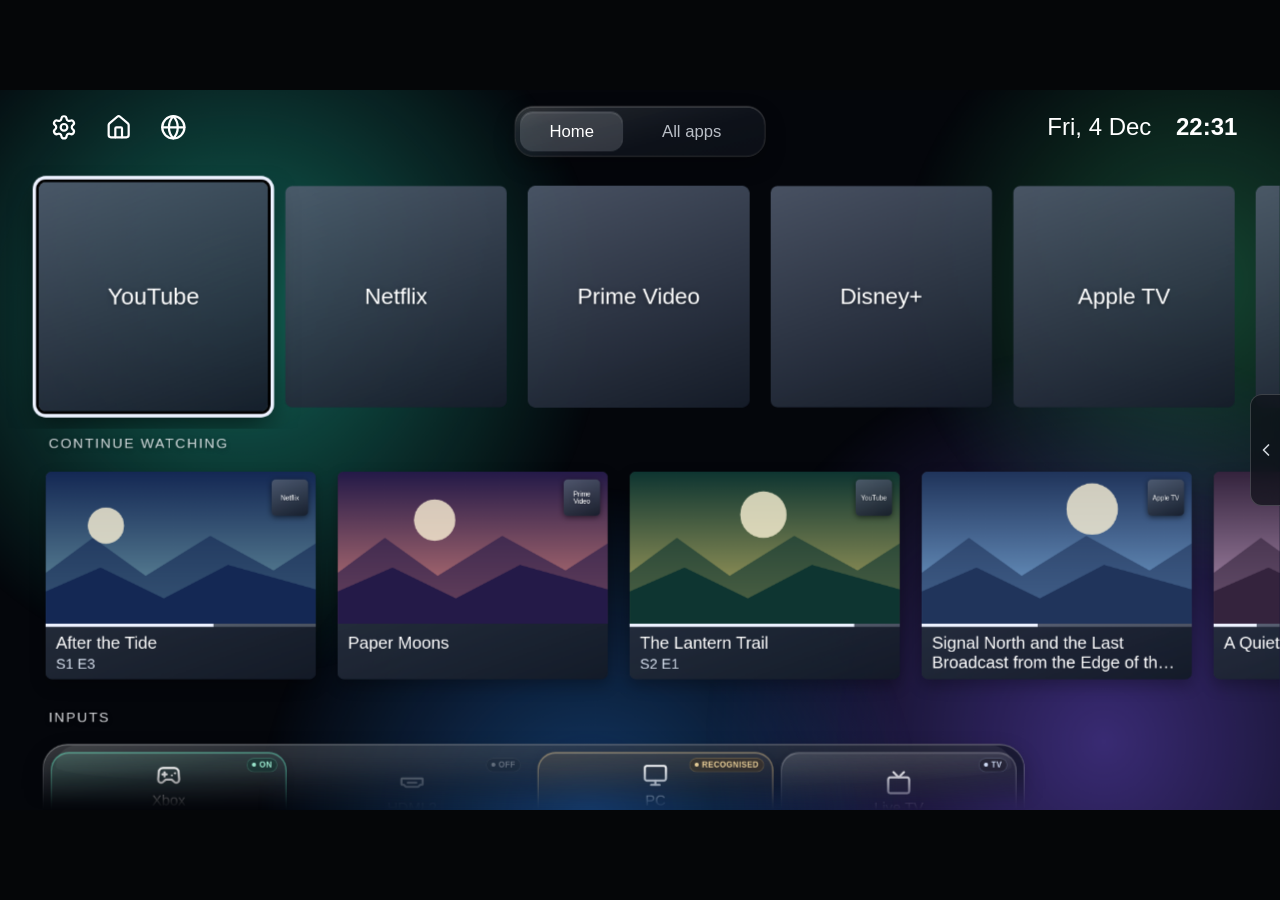
<file: index.html>
<!doctype html>
<html lang="en">
  <head>
    <meta charset="utf-8" />
    <meta name="viewport" content="width=device-width, initial-scale=1" />
    <title>AeroTizen prototype</title>
    <meta
      name="description"
      content="Playable prototype of AeroTizen's real screens with proposed themes, Home layouts and backgrounds."
    />
    <link rel="stylesheet" href="css/shell.css" />
  </head>
  <body>
    <main class="stage" id="stage">
      <iframe
        class="tv"
        id="tv"
        title="AeroTizen TV screen, 1920 by 1080. Click it, then use the arrow keys, Enter, and Escape or Backspace for Back."
        tabindex="0"
      ></iframe>
    </main>

    <button
      type="button"
      class="panel-toggle"
      id="panel-toggle"
      aria-controls="panel"
      aria-expanded="false"
    >
      <svg
        viewBox="0 0 24 24"
        width="20"
        height="20"
        fill="none"
        stroke="currentColor"
        stroke-width="2"
        stroke-linecap="round"
        stroke-linejoin="round"
        aria-hidden="true"
      >
        <path d="M15 18l-6-6 6-6" />
      </svg>
      <span class="sr-only" id="panel-toggle-label">Prototype settings</span>
    </button>

    <aside class="panel" id="panel" aria-labelledby="panel-title" hidden>
      <div class="panel-body" id="panel-body"></div>
      <footer class="panel-foot" id="panel-foot"></footer>
    </aside>

    <script src="js/shell.js"></script>
  </body>
</html>
</file>
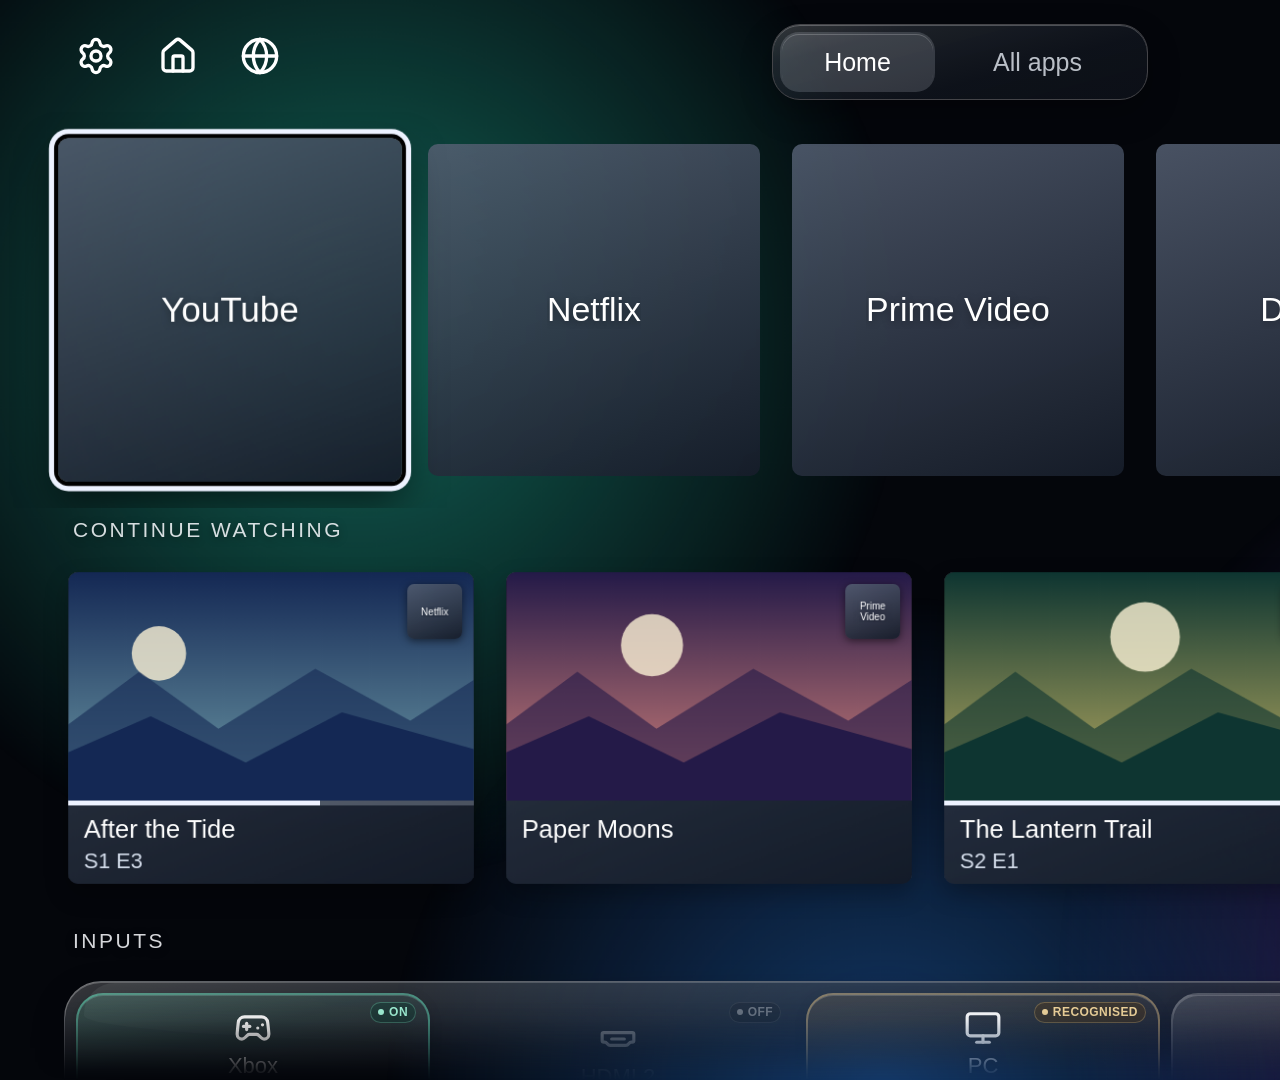
<file: tv/index.html>
<!doctype html>
<html lang="en">
  <head>
    <meta charset="utf-8" />
    <meta name="darkreader-lock" />
    <meta name="viewport" content="width=1920, height=1080" />
    <title>AeroTizen</title>
    <script src="js/build-info.js"></script>
    <script src="js/launcher-diagnostics.js"></script>
    <link rel="icon" href="icon.png" />
    <link rel="stylesheet" href="css/theme-classic.css" />
    <link rel="stylesheet" href="css/theme-glass.css" />
    <link rel="stylesheet" href="css/fonts.css" />
    <link rel="stylesheet" href="css/theme-pop.css" />
    <link rel="stylesheet" href="css/theme-frost.css" />
    <link rel="stylesheet" href="css/theme-gloss.css" />
    <link rel="stylesheet" href="css/theme-amethyst.css" />
    <link rel="stylesheet" href="css/theme-mint.css" />
    <link rel="stylesheet" href="css/theme-halo.css" />
    <link rel="stylesheet" href="css/motion.css" />
    <link rel="stylesheet" href="css/base.css" />
    <link rel="stylesheet" href="js/launcher-ui.css" />
  </head>
  <body data-theme="classic">
    <div id="background-root"></div>
    <div id="weather-photo-root" aria-hidden="true"></div>
    <div id="home-root"></div>
    <div id="settings-root"></div>

    <div id="fireplace-root"></div>
    <div id="input-playback-root"></div>

    <div id="toast-root"></div>
    <script src="js/launcher-ui.js"></script>
  </body>
</html>
</file>
<file: css/shell.css>
:root {
  color-scheme: dark;
  --panel-w: 344px;
  --bg: #050608;
  --panel: #101218;
  --panel-raised: #181b23;
  --line: #262a35;
  --text: #e8ebf1;
  --muted: #9aa2b1;
  --accent: #8fb0ff;
}

* {
  box-sizing: border-box;
}
html,
body {
  height: 100%;
  margin: 0;
}
body {
  overflow: hidden;
  background: var(--bg);
  color: var(--text);
  font:
    14px/1.45 system-ui,
    -apple-system,
    "Segoe UI",
    Roboto,
    "Noto Sans",
    Arial,
    sans-serif;
}
a {
  color: var(--accent);
}
.sr-only {
  position: absolute;
  width: 1px;
  height: 1px;
  padding: 0;
  margin: -1px;
  overflow: hidden;
  clip: rect(0 0 0 0);
  white-space: nowrap;
  border: 0;
}

/* The TV fills the window (letterboxed at 16:9) and makes room for the panel when it is open. */
.stage {
  position: fixed;
  inset: 0;
  overflow: hidden;
  transition: right 0.25s ease;
}
body.panel-open .stage {
  right: calc(var(--panel-w) + 30px);
} /* room for the handle next to the panel */
.tv {
  position: absolute;
  top: 0;
  left: 0;
  width: 1920px;
  height: 1080px;
  border: 0;
  background: #000;
  transform-origin: 0 0;
}
.tv:focus {
  outline: none;
}

/* A slim handle on the right edge opens and closes the panel; it fades out while the mouse rests. */
.panel-toggle {
  position: fixed;
  top: 50%;
  right: 0;
  z-index: 5;
  display: grid;
  place-items: center;
  width: 30px;
  height: 112px;
  padding: 0;
  border: 1px solid rgba(255, 255, 255, 0.2);
  border-right: 0;
  border-radius: 12px 0 0 12px;
  background: rgba(16, 18, 24, 0.8);
  color: var(--text);
  cursor: pointer;
  opacity: 0.9;
  transform: translateY(-50%);
  backdrop-filter: blur(8px);
  transition:
    opacity 0.3s ease,
    right 0.25s ease,
    background-color 0.15s ease;
}
.panel-toggle:hover,
.panel-toggle:focus-visible {
  opacity: 1;
  background: rgba(16, 18, 24, 0.95);
}
.panel-toggle:focus-visible,
.seg button:focus-visible,
.panel input:focus-visible {
  outline: 2px solid var(--accent);
  outline-offset: 2px;
}
.panel-toggle svg {
  transition: transform 0.25s ease;
}
body.panel-open .panel-toggle {
  right: var(--panel-w);
  background: var(--panel);
}
body.panel-open .panel-toggle svg {
  transform: rotate(180deg);
}
body.idle:not(.panel-open) .panel-toggle:not(:hover):not(:focus-visible) {
  opacity: 0;
}

.panel {
  position: fixed;
  top: 0;
  right: 0;
  bottom: 0;
  z-index: 4;
  display: flex;
  flex-direction: column;
  width: var(--panel-w);
  max-width: 100vw;
  border-left: 1px solid var(--line);
  background: var(--panel);
}
.panel[hidden] {
  display: none;
}
.panel-body {
  flex: 1;
  overflow-y: auto;
  padding: 18px 16px 16px;
}
.panel-foot {
  padding: 12px 16px 14px;
  border-top: 1px solid var(--line);
  color: var(--muted);
  font-size: 12px;
}
.panel-foot p {
  margin: 0 0 6px;
}
.panel-foot p:last-child {
  margin: 0;
}

.group h2 {
  margin: 0 0 6px;
  color: var(--muted);
  font-size: 11.5px;
  font-weight: 700;
  letter-spacing: 0.08em;
  text-transform: uppercase;
}
.group > .note {
  margin: 0 0 16px;
}
.ctrl {
  display: block;
  margin: 0 0 16px;
}
.ctrl-label {
  display: flex;
  justify-content: space-between;
  gap: 8px;
  margin-bottom: 6px;
  font-size: 13px;
}
.ctrl-label output {
  color: var(--muted);
  font-variant-numeric: tabular-nums;
}
.note {
  margin: 6px 0 0;
  color: var(--muted);
  font-size: 12px;
}
.note[hidden] {
  display: none;
}

.seg {
  display: flex;
  flex-wrap: wrap;
  gap: 6px;
}
.seg button {
  padding: 6px 10px;
  border: 1px solid var(--line);
  border-radius: 999px;
  background: var(--panel-raised);
  color: var(--text);
  font: inherit;
  font-size: 13px;
  cursor: pointer;
}
.seg button:hover {
  border-color: #3a4050;
}
.seg button[aria-pressed="true"] {
  border-color: var(--accent);
  background: rgba(143, 176, 255, 0.16);
}
.panel input[type="range"] {
  width: 100%;
  accent-color: var(--accent);
}
kbd {
  padding: 0 5px;
  border: 1px solid var(--line);
  border-bottom-width: 2px;
  border-radius: 4px;
  background: var(--panel-raised);
  font:
    12px/1.6 ui-monospace,
    SFMono-Regular,
    Consolas,
    monospace;
}

@media (max-width: 900px) {
  body.panel-open .stage {
    right: 0;
  }
  .panel {
    box-shadow: -12px 0 40px rgba(0, 0, 0, 0.5);
  }
}
@media (prefers-reduced-motion: reduce) {
  .stage,
  .panel-toggle,
  .panel-toggle svg {
    transition: none;
  }
}
</file>
<file: tv/css/theme-classic.css>
body[data-theme="classic"],
[data-theme-preview="classic"] {
  --bg: #000;
  --fg: #fff;
  --muted: #b8b8c0;
  --card: #1c1c1e;
  --focus: #7c5cff;
  --focus-glow: rgba(124, 92, 255, 0.23);
  --update-notice: #ffd34f;
  --toast-surface: var(--card);
  --fireplace-notice-surface: rgba(0, 0, 0, 0.55);
  --surface-control: rgba(236, 242, 255, 0.08);
  --border-control: rgba(255, 255, 255, 0.12);
  --settings-text: #f7f8fa;
  --settings-muted: rgba(235, 241, 249, 0.72);
  --settings-subtitle: rgba(225, 234, 249, 0.69);
  --settings-category-text: rgba(243, 246, 255, 0.79);
  --settings-divider: rgba(255, 255, 255, 0.12);
  --settings-heading-divider: rgba(255, 255, 255, 0.14);
  --settings-kicker: rgba(235, 241, 249, 0.69);
  --settings-close-surface: rgba(255, 255, 255, 0.07);
  --app-label-shadow: 0 2px 8px rgba(0, 0, 0, 0.35);
  --settings-slider-track: #3a3a40;
  --settings-toggle-off-surface: #3a3a40;
  --settings-toggle-off-border: #9a9aa8;
  --settings-toggle-off-thumb: #fff;
  --settings-toggle-on-surface: #7c5cff;
  --settings-toggle-on-border: #7c5cff;
  --settings-toggle-on-thumb: #fff;
  --settings-toggle-radius: 22px;
  --settings-slider-thumb: #fff;
  --settings-slider-thumb-shadow: 0 2px 8px rgba(0, 0, 0, 0.5);
  --wallpaper-label-text: #fff;
  --wallpaper-label-surface: rgba(0, 0, 0, 0.72);
  --wallpaper-label-shadow: 0 1px 4px #000;
  --settings-overlay: rgba(0, 0, 13, 0.35);
  --settings-focused-surface: rgba(236, 242, 255, 0.15);
  --header-tab-surface: rgba(28, 28, 30, 0.7);
  --header-tab-border: #444448;
  --header-tab-shadow: none;
  --header-tab-text: var(--muted);
  --header-tab-isolation: auto;
  --clock-text: #f3f7ff;
  --clock-shadow: 0 3px 16px rgba(0, 0, 0, 0.6);
  --clock-minimal-text: rgba(248, 251, 255, 0.93);
  --clock-minimal-shadow: 0 2px 11px rgba(0, 0, 0, 0.33);
  --clock-minimal-date-text: rgba(238, 244, 251, 0.85);
  --clock-bold-text: #fff;
  --clock-bold-stroke: rgba(255, 255, 255, 0.85);
  --clock-bold-shadow: 0 5px 18px rgba(0, 0, 0, 0.4);
  --weather-expanded-text: #e8eff8;
  --weather-location-text: rgba(235, 241, 249, 0.82);
  --weather-minimal-text: rgba(245, 250, 255, 0.88);
  --weather-icon-sun: #ffd34d;
  --weather-icon-cloud: #d5dbe4;
  --weather-icon-rain: #6cb6ff;
  --weather-icon-snow: #fff;
  --header-focus-surface: rgba(124, 92, 255, 0.16);
  --header-focus-shadow: none;
  --header-gear-border: 0px;
  --back-to-top-surface: #30343f;
  --back-to-top-border: #a1a9ba;
  --back-to-top-focus-shadow: 0 0 0 2px var(--bg), 0 0 0 5px var(--focus);
  --home-card-focus-shadow: 0 0 0 4px var(--bg), 0 0 0 9px var(--focus), 0 18px 40px rgba(0, 0, 0, 0.6);
  --home-card-move-shadow: 0 0 0 4px var(--bg), 0 0 0 9px var(--focus), 0 28px 50px rgba(0, 0, 0, 0.7);
  --home-section-heading-text: rgba(250, 252, 255, 0.85);
  --home-section-heading-shadow: 0 2px 9px rgba(0, 0, 0, 0.42);
  --reorder-surface: rgba(255, 255, 255, 0.95);
  --reorder-shadow: 0 6px 18px rgba(0, 0, 0, 0.55);
  --reorder-icon: #111;
  --settings-surface: #1c1c1e;
  --settings-main-surface: #141416;
  --settings-border: #444448;
  --settings-radius: 18px;
  --settings-shadow: 0 12px 28px rgba(0, 0, 0, 0.4);
  --settings-focus-border: var(--focus);
  --settings-sidebar-focus-surface: rgba(124, 92, 255, 0.12);
  --settings-content-focus-surface: rgba(124, 92, 255, 0.12);
  --settings-sidebar-focus-shadow: none;
  --settings-content-focus-shadow: none;
  --settings-selected-focus-outline: 2px solid var(--choice-selected-text, var(--control-focused-text));
  --choice-selected-surface: var(--focus);
  --choice-selected-border: var(--border-control);
  --choice-focused-surface: rgba(124, 92, 255, 0.25);
  --control-text: #fff;
  --control-focused-text: #fff;
  --control-radius: 17px;
  --input-placeholder: #77777f;
  --input-underline: #4a4a50;
  --selection-surface: var(--focus);
  --selection-text: #fff;
  --input-icon-badge: #2c2c30;
  --input-icon-text: var(--fg);
  --input-text: #f0f0f3;
  --input-label-shadow: var(--app-label-shadow);
  --input-subtitle-text: var(--muted);
  --input-connected-text: var(--input-text);
  --input-connected-icon-text: var(--input-icon-text);
  --input-connected-subtitle-text: var(--input-subtitle-text);
  --input-dock-border: transparent;
  --input-dock-surface: transparent;
  --input-dock-shadow: none;
  --input-dock-shine: none;
  --input-card-border: transparent;
  --input-card-surface: var(--card);
  --input-card-shadow: none;
  --input-focus-shadow: var(--home-card-focus-shadow);
  --input-empty-text: rgba(255, 255, 255, 0.89);
  --input-empty-subtitle-text: rgba(237, 242, 250, 0.64);
  --input-focus-text: #fff;
  --input-focus-subtitle-text: rgba(255, 255, 255, 0.83);
  --input-empty-focus-subtitle-text: rgba(255, 255, 255, 0.88);
  --input-focus-border: rgba(255, 255, 255, 0.95);
  --input-focus-surface: linear-gradient(
    170deg,
    rgba(255, 255, 255, 0.23),
    rgba(255, 255, 255, 0.09) 47%,
    rgba(255, 255, 255, 0.04)
  );
  --input-status-text: rgba(255, 255, 255, 0.87);
  --input-status-border: rgba(255, 255, 255, 0.2);
  --input-status-surface: rgba(0, 0, 0, 0.25);
  --input-focus-status-border: rgba(255, 255, 255, 0.55);
  --input-focus-status-surface: rgba(15, 21, 30, 0.44);
  --continue-surface: var(--card);
  --app-placeholder-surface: var(--continue-surface);
  --continue-shadow: none;
  --continue-focus-shadow: var(--home-card-focus-shadow);
  --continue-artwork-surface: #101014;
  --continue-badge-shadow: 0 2px 8px #0008;
  --continue-label-surface: transparent;
  --continue-episode-text: #ccc;
  --continue-progress-track: #555;
  --menu-surface: var(--settings-surface);
  --menu-border: var(--settings-border);
  --menu-shadow: var(--settings-shadow);
  --menu-focus-surface: rgba(124, 92, 255, 0.18);
  --menu-text: #fff;
  --menu-option-text: rgba(243, 246, 255, 0.79);
  --menu-backdrop: rgba(5, 8, 16, 0.53);
  --network-offline: #ff6b6b;
}

/* Solid colours keep their full range. Floating Home text follows luminance. */
:root[data-light-background="true"] body[data-theme="classic"],
[data-theme-preview="classic"][data-light="true"] {
  --clock-text: #15151b;
  --clock-shadow: none;
  --clock-minimal-text: #15151b;
  --clock-minimal-shadow: none;
  --clock-minimal-date-text: #303038;
  --clock-bold-text: #15151b;
  --clock-bold-stroke: #15151b;
  --clock-bold-shadow: none;
  --weather-expanded-text: #15151b;
  --weather-location-text: #303038;
  --weather-minimal-text: #15151b;
  --weather-icon-contrast: currentColor;
  --home-section-heading-text: #15151b;
  --home-section-heading-shadow: none;
  --network-offline: #a01429;
}

:root[data-light-background="true"] body[data-theme="classic"] [data-header-shortcuts],
:root[data-light-background="true"] body[data-theme="classic"] [data-header-status] {
  --fg: #15151b;
  --muted: #303038;
}

:root[data-light-background="true"] body[data-theme="classic"] [data-header-shortcuts] {
  --header-focus-surface: rgba(0, 0, 0, 0.12);
  --header-focus-shadow: inset 0 0 0 2px rgba(0, 0, 0, 0.55);
}
</file>
<file: tv/css/theme-glass.css>
body[data-theme="glass"],
[data-theme-preview="glass"] {
  --bg: #000;
  --fg: #fff;
  --muted: #b8b8c0;
  --card: #1c1c1e;
  --focus: #edf2ff;
  --focus-glow: rgba(237, 242, 255, 0.23);
  --update-notice: #ffd34f;
  --toast-surface: var(--card);
  --fireplace-notice-surface: rgba(0, 0, 0, 0.55);
  --surface-control: rgba(236, 242, 255, 0.08);
  --border-control: rgba(255, 255, 255, 0.12);
  --settings-text: #f7f8fa;
  --settings-muted: rgba(235, 241, 249, 0.72);
  --settings-subtitle: rgba(225, 234, 249, 0.69);
  --settings-category-text: rgba(243, 246, 255, 0.79);
  --settings-divider: rgba(255, 255, 255, 0.12);
  --settings-heading-divider: rgba(255, 255, 255, 0.14);
  --settings-kicker: rgba(235, 241, 249, 0.69);
  --settings-close-surface: rgba(255, 255, 255, 0.07);
  --app-label-shadow: 0 2px 8px rgba(0, 0, 0, 0.35);
  --settings-slider-track: #3a3a40;
  --settings-toggle-off-surface: #27364b;
  --settings-toggle-off-border: #a1b4ce;
  --settings-toggle-off-thumb: #eaf1fb;
  --settings-toggle-on-surface: linear-gradient(160deg, #f1f7ff, #a9c6eb);
  --settings-toggle-on-border: #c9e1ff;
  --settings-toggle-on-thumb: #18273b;
  --settings-toggle-radius: 22px;
  --settings-toggle-track-shadow: inset 0 1px rgba(255, 255, 255, 0.65);
  --settings-toggle-thumb-shadow: 0 2px 5px rgba(10, 16, 28, 0.3);
  --settings-slider-thumb: #fff;
  --settings-slider-thumb-shadow: 0 2px 8px rgba(0, 0, 0, 0.5);
  --wallpaper-label-text: #fff;
  --wallpaper-label-surface: rgba(0, 0, 0, 0.72);
  --wallpaper-label-shadow: 0 1px 4px #000;
  --settings-overlay: rgba(0, 0, 13, 0.35);
  --settings-focused-surface: rgba(236, 242, 255, 0.15);
  --header-tab-surface: linear-gradient(
    165deg,
    rgba(255, 255, 255, 0.19) 0%,
    rgba(60, 68, 78, 0.43) 22%,
    rgba(20, 25, 35, 0.62) 63%,
    rgba(15, 20, 28, 0.72) 100%
  );
  --header-tab-border: #444448;
  --header-tab-shadow: inset 0 1px rgba(255, 255, 255, 0.24), 0 13px 32px rgba(0, 0, 0, 0.27);
  --header-tab-text: rgba(234, 239, 247, 0.78);
  --header-tab-isolation: isolate;
  --clock-text: #f3f7ff;
  --clock-shadow: 0 3px 16px rgba(0, 0, 0, 0.6);
  --clock-minimal-text: rgba(248, 251, 255, 0.93);
  --clock-minimal-shadow: 0 2px 11px rgba(0, 0, 0, 0.33);
  --clock-minimal-date-text: rgba(238, 244, 251, 0.85);
  --clock-bold-text: #fff;
  --clock-bold-stroke: rgba(255, 255, 255, 0.85);
  --clock-bold-shadow: 0 5px 18px rgba(0, 0, 0, 0.4);
  --weather-expanded-text: #e8eff8;
  --weather-location-text: rgba(235, 241, 249, 0.82);
  --weather-minimal-text: rgba(245, 250, 255, 0.88);
  --weather-icon-sun: #ffd34d;
  --weather-icon-cloud: #d5dbe4;
  --weather-icon-rain: #6cb6ff;
  --weather-icon-snow: #fff;
  --header-focus-surface: rgba(236, 242, 255, 0.16);
  --header-focus-shadow: inset 0 1px rgba(255, 255, 255, 0.2);
  --header-gear-border: 2px;
  --back-to-top-surface: #30343f;
  --back-to-top-border: #a1a9ba;
  --back-to-top-focus-shadow: 0 0 0 2px var(--bg), 0 0 0 5px var(--focus);
  --home-card-focus-shadow: 0 0 0 4px var(--bg), 0 0 0 9px var(--focus), 0 18px 40px rgba(0, 0, 0, 0.6);
  --home-card-move-shadow: 0 0 0 4px var(--bg), 0 0 0 9px var(--focus), 0 28px 50px rgba(0, 0, 0, 0.7);
  --home-section-heading-text: rgba(250, 252, 255, 0.85);
  --home-section-heading-shadow: 0 2px 9px rgba(0, 0, 0, 0.42);
  --reorder-surface: rgba(255, 255, 255, 0.95);
  --reorder-shadow: 0 6px 18px rgba(0, 0, 0, 0.55);
  --reorder-icon: #111;
  --settings-surface: linear-gradient(160deg, #626a78 0%, #333b4a 13%, #232b39 51%, #151a25 100%);
  --settings-main-surface: rgba(10, 16, 28, 0.17);
  --settings-border: rgba(255, 255, 255, 0.35);
  --settings-radius: 25px;
  --settings-shadow: inset 0 1px rgba(255, 255, 255, 0.24), 0 12px 28px rgba(0, 0, 0, 0.4);
  --settings-focus-border: rgba(255, 255, 255, 0.89);
  --settings-sidebar-focus-surface: rgba(236, 242, 255, 0.18);
  --settings-content-focus-surface: rgba(236, 242, 255, 0.055);
  --settings-sidebar-focus-shadow: inset 0 1px rgba(255, 255, 255, 0.2);
  --settings-content-focus-shadow: inset 0 1px rgba(255, 255, 255, 0.19);
  --settings-selected-focus-outline: none;
  --choice-selected-surface: rgba(189, 218, 255, 0.24);
  --choice-selected-border: rgba(201, 225, 255, 0.55);
  --choice-focused-surface: rgba(236, 242, 255, 0.15);
  --control-text: #fff;
  --control-focused-text: #fff;
  --control-radius: 17px;
  --input-placeholder: #77777f;
  --input-underline: #4a4a50;
  --selection-surface: #475269;
  --selection-text: #fff;
  --input-icon-badge: transparent;
  --input-icon-text: #fff;
  --input-text: #fff;
  --input-label-shadow: 0 1px 6px rgba(0, 0, 0, 0.33);
  --input-subtitle-text: rgba(255, 255, 255, 0.83);
  --input-connected-text: var(--input-text);
  --input-connected-icon-text: var(--input-icon-text);
  --input-connected-subtitle-text: var(--input-subtitle-text);
  --input-dock-border: rgba(255, 255, 255, 0.31);
  --input-dock-surface: linear-gradient(
    165deg,
    rgba(255, 255, 255, 0.2),
    rgba(60, 68, 78, 0.44) 18%,
    rgba(20, 25, 35, 0.63) 62%,
    rgba(15, 20, 28, 0.71)
  );
  --input-dock-shadow:
    inset 0 1px rgba(255, 255, 255, 0.24), inset 0 -1px rgba(255, 255, 255, 0.09), 0 13px 32px rgba(0, 0, 0, 0.27);
  --input-dock-shine: linear-gradient(to bottom, rgba(255, 255, 255, 0.075), transparent);
  --input-card-border: rgba(255, 255, 255, 0.18);
  --input-card-surface: linear-gradient(
    170deg,
    rgba(255, 255, 255, 0.145),
    rgba(255, 255, 255, 0.035) 70%,
    rgba(255, 255, 255, 0.055)
  );
  --input-card-shadow: inset 0 1px rgba(255, 255, 255, 0.16), 0 4px 13px rgba(0, 0, 0, 0.1);
  --input-focus-shadow: inset 0 1px rgba(255, 255, 255, 0.28), 0 7px 18px rgba(0, 0, 0, 0.25);
  --input-empty-text: rgba(255, 255, 255, 0.89);
  --input-empty-subtitle-text: rgba(237, 242, 250, 0.64);
  --input-focus-text: #fff;
  --input-focus-subtitle-text: rgba(255, 255, 255, 0.83);
  --input-empty-focus-subtitle-text: rgba(255, 255, 255, 0.88);
  --input-focus-border: rgba(255, 255, 255, 0.95);
  --input-focus-surface: linear-gradient(
    170deg,
    rgba(255, 255, 255, 0.23),
    rgba(255, 255, 255, 0.09) 47%,
    rgba(255, 255, 255, 0.04)
  );
  --input-status-text: rgba(255, 255, 255, 0.87);
  --input-status-border: rgba(255, 255, 255, 0.2);
  --input-status-surface: rgba(0, 0, 0, 0.25);
  --input-focus-status-border: rgba(255, 255, 255, 0.55);
  --input-focus-status-surface: rgba(15, 21, 30, 0.44);
  --continue-surface: linear-gradient(160deg, rgba(86, 97, 116, 0.84), rgba(22, 29, 42, 0.94));
  --app-placeholder-surface: var(--continue-surface);
  --continue-shadow: inset 0 1px rgba(255, 255, 255, 0.24), 0 10px 24px rgba(0, 0, 0, 0.28);
  --continue-focus-shadow: var(--home-card-focus-shadow);
  --continue-artwork-surface: #101014;
  --continue-badge-shadow: 0 2px 8px #0008;
  --continue-label-surface: rgba(18, 25, 38, 0.38);
  --continue-episode-text: #d5deec;
  --continue-progress-track: rgba(217, 227, 242, 0.24);
  --menu-surface: var(--settings-surface);
  --menu-border: var(--settings-border);
  --menu-shadow: var(--settings-shadow);
  --menu-focus-surface: rgba(236, 242, 255, 0.18);
  --menu-text: #fff;
  --menu-option-text: rgba(243, 246, 255, 0.79);
  --menu-backdrop: rgba(5, 8, 16, 0.53);
  --network-offline: #ff6b6b;
}

/* Solid colours keep their full range. Floating Home text follows luminance. */
:root[data-light-background="true"] body[data-theme="glass"],
[data-theme-preview="glass"][data-light="true"] {
  --clock-text: #15151b;
  --clock-shadow: none;
  --clock-minimal-text: #15151b;
  --clock-minimal-shadow: none;
  --clock-minimal-date-text: #303038;
  --clock-bold-text: #15151b;
  --clock-bold-stroke: #15151b;
  --clock-bold-shadow: none;
  --weather-expanded-text: #15151b;
  --weather-location-text: #303038;
  --weather-minimal-text: #15151b;
  --weather-icon-contrast: currentColor;
  --home-section-heading-text: #15151b;
  --home-section-heading-shadow: none;
  --network-offline: #a01429;
}

:root[data-light-background="true"] body[data-theme="glass"] [data-header-shortcuts],
:root[data-light-background="true"] body[data-theme="glass"] [data-header-status] {
  --fg: #15151b;
  --muted: #303038;
}

:root[data-light-background="true"] body[data-theme="glass"] [data-header-shortcuts] {
  --header-focus-surface: rgba(0, 0, 0, 0.12);
  --header-focus-shadow: inset 0 0 0 2px rgba(0, 0, 0, 0.55);
}
</file>
<file: tv/css/fonts.css>
@font-face {
  font-family: "Google Sans";
  font-style: normal;
  font-weight: 400 700;
  font-display: swap;
  src: url("../fonts/googlesans/googlesans-arabic-1.woff2") format("woff2");
  unicode-range:
    U+0600-06FF, U+0750-077F, U+0870-0891, U+0897-08E1, U+08E3-08FF, U+200C-200E, U+2010-2011, U+204F, U+2E41,
    U+FB50-FDFF, U+FE70-FE74, U+FE76-FEFC, U+102E0-102FB, U+10E60-10E7E, U+10EC2-10EC7, U+10EC9-10EEE, U+10EF0-10EFF,
    U+1EE00-1EE03, U+1EE05-1EE1F, U+1EE21-1EE22, U+1EE24, U+1EE27, U+1EE29-1EE32, U+1EE34-1EE37, U+1EE39, U+1EE3B,
    U+1EE42, U+1EE47, U+1EE49, U+1EE4B, U+1EE4D-1EE4F, U+1EE51-1EE52, U+1EE54, U+1EE57, U+1EE59, U+1EE5B, U+1EE5D,
    U+1EE5F, U+1EE61-1EE62, U+1EE64, U+1EE67-1EE6A, U+1EE6C-1EE72, U+1EE74-1EE77, U+1EE79-1EE7C, U+1EE7E, U+1EE80-1EE89,
    U+1EE8B-1EE9B, U+1EEA1-1EEA3, U+1EEA5-1EEA9, U+1EEAB-1EEBB, U+1EEF0-1EEF1;
}

@font-face {
  font-family: "Google Sans";
  font-style: normal;
  font-weight: 400 700;
  font-display: swap;
  src: url("../fonts/googlesans/googlesans-cyrillic-ext-2.woff2") format("woff2");
  unicode-range: U+0460-052F, U+1C80-1C8A, U+20B4, U+2DE0-2DFF, U+A640-A69F, U+FE2E-FE2F;
}

@font-face {
  font-family: "Google Sans";
  font-style: normal;
  font-weight: 400 700;
  font-display: swap;
  src: url("../fonts/googlesans/googlesans-cyrillic-3.woff2") format("woff2");
  unicode-range: U+0301, U+0400-045F, U+0490-0491, U+04B0-04B1, U+2116;
}

@font-face {
  font-family: "Google Sans";
  font-style: normal;
  font-weight: 400 700;
  font-display: swap;
  src: url("../fonts/googlesans/googlesans-latin-ext-4.woff2") format("woff2");
  unicode-range:
    U+0100-02BA, U+02BD-02C5, U+02C7-02CC, U+02CE-02D7, U+02DD-02FF, U+0304, U+0308, U+0329, U+1D00-1DBF, U+1E00-1E9F,
    U+1EF2-1EFF, U+2020, U+20A0-20AB, U+20AD-20C4, U+2113, U+2C60-2C7F, U+A720-A7FF;
}

@font-face {
  font-family: "Google Sans";
  font-style: normal;
  font-weight: 400 700;
  font-display: swap;
  src: url("../fonts/googlesans/googlesans-latin-5.woff2") format("woff2");
  unicode-range:
    U+0000-00FF, U+0131, U+0152-0153, U+02BB-02BC, U+02C6, U+02DA, U+02DC, U+0304, U+0308, U+0329, U+2000-206F, U+20AC,
    U+2122, U+2191, U+2193, U+2212, U+2215, U+FEFF, U+FFFD;
}

@font-face {
  font-family: "Manrope";
  font-style: normal;
  font-weight: 300 800;
  font-display: swap;
  src: url("../fonts/manrope/manrope-cyrillic-ext-1.woff2") format("woff2");
  unicode-range: U+0460-052F, U+1C80-1C8A, U+20B4, U+2DE0-2DFF, U+A640-A69F, U+FE2E-FE2F;
}

@font-face {
  font-family: "Manrope";
  font-style: normal;
  font-weight: 300 800;
  font-display: swap;
  src: url("../fonts/manrope/manrope-cyrillic-2.woff2") format("woff2");
  unicode-range: U+0301, U+0400-045F, U+0490-0491, U+04B0-04B1, U+2116;
}

@font-face {
  font-family: "Manrope";
  font-style: normal;
  font-weight: 300 800;
  font-display: swap;
  src: url("../fonts/manrope/manrope-latin-ext-3.woff2") format("woff2");
  unicode-range:
    U+0100-02BA, U+02BD-02C5, U+02C7-02CC, U+02CE-02D7, U+02DD-02FF, U+0304, U+0308, U+0329, U+1D00-1DBF, U+1E00-1E9F,
    U+1EF2-1EFF, U+2020, U+20A0-20AB, U+20AD-20C4, U+2113, U+2C60-2C7F, U+A720-A7FF;
}

@font-face {
  font-family: "Manrope";
  font-style: normal;
  font-weight: 300 800;
  font-display: swap;
  src: url("../fonts/manrope/manrope-latin-4.woff2") format("woff2");
  unicode-range:
    U+0000-00FF, U+0131, U+0152-0153, U+02BB-02BC, U+02C6, U+02DA, U+02DC, U+0304, U+0308, U+0329, U+2000-206F, U+20AC,
    U+2122, U+2191, U+2193, U+2212, U+2215, U+FEFF, U+FFFD;
}

@font-face {
  font-family: "Changa";
  font-style: normal;
  font-weight: 200 800;
  font-display: swap;
  src: url("../fonts/changa/changa-arabic-1.woff2") format("woff2");
  unicode-range:
    U+0600-06FF, U+0750-077F, U+0870-0891, U+0897-08E1, U+08E3-08FF, U+200C-200E, U+2010-2011, U+204F, U+2E41,
    U+FB50-FDFF, U+FE70-FE74, U+FE76-FEFC, U+102E0-102FB, U+10E60-10E7E, U+10EC2-10EC7, U+10EC9-10EEE, U+10EF0-10EFF,
    U+1EE00-1EE03, U+1EE05-1EE1F, U+1EE21-1EE22, U+1EE24, U+1EE27, U+1EE29-1EE32, U+1EE34-1EE37, U+1EE39, U+1EE3B,
    U+1EE42, U+1EE47, U+1EE49, U+1EE4B, U+1EE4D-1EE4F, U+1EE51-1EE52, U+1EE54, U+1EE57, U+1EE59, U+1EE5B, U+1EE5D,
    U+1EE5F, U+1EE61-1EE62, U+1EE64, U+1EE67-1EE6A, U+1EE6C-1EE72, U+1EE74-1EE77, U+1EE79-1EE7C, U+1EE7E, U+1EE80-1EE89,
    U+1EE8B-1EE9B, U+1EEA1-1EEA3, U+1EEA5-1EEA9, U+1EEAB-1EEBB, U+1EEF0-1EEF1;
}

@font-face {
  font-family: "Noto Sans KR";
  font-style: normal;
  font-weight: 300 800;
  font-display: swap;
  src: url("../fonts/notosanskr/notosanskr-cyrillic-1.woff2") format("woff2");
  unicode-range: U+0301, U+0400-045F, U+0490-0491, U+04B0-04B1, U+2116;
}

@font-face {
  font-family: "Noto Sans KR";
  font-style: normal;
  font-weight: 300 800;
  font-display: swap;
  src: url("../fonts/notosanskr/notosanskr-latin-ext-2.woff2") format("woff2");
  unicode-range:
    U+0100-02BA, U+02BD-02C5, U+02C7-02CC, U+02CE-02D7, U+02DD-02FF, U+0304, U+0308, U+0329, U+1D00-1DBF, U+1E00-1E9F,
    U+1EF2-1EFF, U+2020, U+20A0-20AB, U+20AD-20C4, U+2113, U+2C60-2C7F, U+A720-A7FF;
}

@font-face {
  font-family: "Noto Sans KR";
  font-style: normal;
  font-weight: 300 800;
  font-display: swap;
  src: url("../fonts/notosanskr/notosanskr-latin-3.woff2") format("woff2");
  unicode-range:
    U+0000-00FF, U+0131, U+0152-0153, U+02BB-02BC, U+02C6, U+02DA, U+02DC, U+0304, U+0308, U+0329, U+2000-206F, U+20AC,
    U+2122, U+2191, U+2193, U+2212, U+2215, U+FEFF, U+FFFD;
}

@font-face {
  font-family: "Alexandria";
  font-style: normal;
  font-weight: 100 900;
  font-display: swap;
  src: url("../fonts/alexandria/alexandria-arabic-1.woff2") format("woff2");
  unicode-range:
    U+0600-06FF, U+0750-077F, U+0870-0891, U+0897-08E1, U+08E3-08FF, U+200C-200E, U+2010-2011, U+204F, U+2E41,
    U+FB50-FDFF, U+FE70-FE74, U+FE76-FEFC, U+102E0-102FB, U+10E60-10E7E, U+10EC2-10EC7, U+10EC9-10EEE, U+10EF0-10EFF,
    U+1EE00-1EE03, U+1EE05-1EE1F, U+1EE21-1EE22, U+1EE24, U+1EE27, U+1EE29-1EE32, U+1EE34-1EE37, U+1EE39, U+1EE3B,
    U+1EE42, U+1EE47, U+1EE49, U+1EE4B, U+1EE4D-1EE4F, U+1EE51-1EE52, U+1EE54, U+1EE57, U+1EE59, U+1EE5B, U+1EE5D,
    U+1EE5F, U+1EE61-1EE62, U+1EE64, U+1EE67-1EE6A, U+1EE6C-1EE72, U+1EE74-1EE77, U+1EE79-1EE7C, U+1EE7E, U+1EE80-1EE89,
    U+1EE8B-1EE9B, U+1EEA1-1EEA3, U+1EEA5-1EEA9, U+1EEAB-1EEBB, U+1EEF0-1EEF1;
}

@font-face {
  font-family: "Nunito";
  font-style: normal;
  font-weight: 300 800;
  font-display: swap;
  src: url("../fonts/nunito/nunito-cyrillic-ext-1.woff2") format("woff2");
  unicode-range: U+0460-052F, U+1C80-1C8A, U+20B4, U+2DE0-2DFF, U+A640-A69F, U+FE2E-FE2F;
}

@font-face {
  font-family: "Nunito";
  font-style: normal;
  font-weight: 300 800;
  font-display: swap;
  src: url("../fonts/nunito/nunito-cyrillic-2.woff2") format("woff2");
  unicode-range: U+0301, U+0400-045F, U+0490-0491, U+04B0-04B1, U+2116;
}

@font-face {
  font-family: "Nunito";
  font-style: normal;
  font-weight: 300 800;
  font-display: swap;
  src: url("../fonts/nunito/nunito-latin-ext-3.woff2") format("woff2");
  unicode-range:
    U+0100-02BA, U+02BD-02C5, U+02C7-02CC, U+02CE-02D7, U+02DD-02FF, U+0304, U+0308, U+0329, U+1D00-1DBF, U+1E00-1E9F,
    U+1EF2-1EFF, U+2020, U+20A0-20AB, U+20AD-20C4, U+2113, U+2C60-2C7F, U+A720-A7FF;
}

@font-face {
  font-family: "Nunito";
  font-style: normal;
  font-weight: 300 800;
  font-display: swap;
  src: url("../fonts/nunito/nunito-latin-4.woff2") format("woff2");
  unicode-range:
    U+0000-00FF, U+0131, U+0152-0153, U+02BB-02BC, U+02C6, U+02DA, U+02DC, U+0304, U+0308, U+0329, U+2000-206F, U+20AC,
    U+2122, U+2191, U+2193, U+2212, U+2215, U+FEFF, U+FFFD;
}

@font-face {
  font-family: "Alan Sans";
  font-style: normal;
  font-weight: 300 900;
  font-display: swap;
  src: url("../fonts/alansans/alansans-arabic-1.woff2") format("woff2");
  unicode-range:
    U+0600-06FF, U+0750-077F, U+0870-0891, U+0897-08E1, U+08E3-08FF, U+200C-200E, U+2010-2011, U+204F, U+2E41,
    U+FB50-FDFF, U+FE70-FE74, U+FE76-FEFC, U+102E0-102FB, U+10E60-10E7E, U+10EC2-10EC7, U+10EC9-10EEE, U+10EF0-10EFF,
    U+1EE00-1EE03, U+1EE05-1EE1F, U+1EE21-1EE22, U+1EE24, U+1EE27, U+1EE29-1EE32, U+1EE34-1EE37, U+1EE39, U+1EE3B,
    U+1EE42, U+1EE47, U+1EE49, U+1EE4B, U+1EE4D-1EE4F, U+1EE51-1EE52, U+1EE54, U+1EE57, U+1EE59, U+1EE5B, U+1EE5D,
    U+1EE5F, U+1EE61-1EE62, U+1EE64, U+1EE67-1EE6A, U+1EE6C-1EE72, U+1EE74-1EE77, U+1EE79-1EE7C, U+1EE7E, U+1EE80-1EE89,
    U+1EE8B-1EE9B, U+1EEA1-1EEA3, U+1EEA5-1EEA9, U+1EEAB-1EEBB, U+1EEF0-1EEF1;
}

@font-face {
  font-family: "Baloo Bhaijaan 2";
  font-style: normal;
  font-weight: 400 800;
  font-display: swap;
  src: url("../fonts/baloobhaijaan2/baloobhaijaan2-arabic-1.woff2") format("woff2");
  unicode-range:
    U+0600-06FF, U+0750-077F, U+0870-0891, U+0897-08E1, U+08E3-08FF, U+200C-200E, U+2010-2011, U+204F, U+2E41,
    U+FB50-FDFF, U+FE70-FE74, U+FE76-FEFC, U+102E0-102FB, U+10E60-10E7E, U+10EC2-10EC7, U+10EC9-10EEE, U+10EF0-10EFF,
    U+1EE00-1EE03, U+1EE05-1EE1F, U+1EE21-1EE22, U+1EE24, U+1EE27, U+1EE29-1EE32, U+1EE34-1EE37, U+1EE39, U+1EE3B,
    U+1EE42, U+1EE47, U+1EE49, U+1EE4B, U+1EE4D-1EE4F, U+1EE51-1EE52, U+1EE54, U+1EE57, U+1EE59, U+1EE5B, U+1EE5D,
    U+1EE5F, U+1EE61-1EE62, U+1EE64, U+1EE67-1EE6A, U+1EE6C-1EE72, U+1EE74-1EE77, U+1EE79-1EE7C, U+1EE7E, U+1EE80-1EE89,
    U+1EE8B-1EE9B, U+1EEA1-1EEA3, U+1EEA5-1EEA9, U+1EEAB-1EEBB, U+1EEF0-1EEF1;
}

@font-face {
  font-family: "Jost";
  font-style: normal;
  font-weight: 300 800;
  font-display: swap;
  src: url("../fonts/jost/jost-cyrillic-1.woff2") format("woff2");
  unicode-range: U+0301, U+0400-045F, U+0490-0491, U+04B0-04B1, U+2116;
}

@font-face {
  font-family: "Jost";
  font-style: normal;
  font-weight: 300 800;
  font-display: swap;
  src: url("../fonts/jost/jost-latin-ext-2.woff2") format("woff2");
  unicode-range:
    U+0100-02BA, U+02BD-02C5, U+02C7-02CC, U+02CE-02D7, U+02DD-02FF, U+0304, U+0308, U+0329, U+1D00-1DBF, U+1E00-1E9F,
    U+1EF2-1EFF, U+2020, U+20A0-20AB, U+20AD-20C4, U+2113, U+2C60-2C7F, U+A720-A7FF;
}

@font-face {
  font-family: "Jost";
  font-style: normal;
  font-weight: 300 800;
  font-display: swap;
  src: url("../fonts/jost/jost-latin-3.woff2") format("woff2");
  unicode-range:
    U+0000-00FF, U+0131, U+0152-0153, U+02BB-02BC, U+02C6, U+02DA, U+02DC, U+0304, U+0308, U+0329, U+2000-206F, U+20AC,
    U+2122, U+2191, U+2193, U+2212, U+2215, U+FEFF, U+FFFD;
}

@font-face {
  font-family: "Tajawal";
  font-style: normal;
  font-weight: 400;
  font-display: swap;
  src: url("../fonts/tajawal/tajawal-arabic-400.woff2") format("woff2");
  unicode-range:
    U+0600-06FF, U+0750-077F, U+0870-0891, U+0897-08E1, U+08E3-08FF, U+200C-200E, U+2010-2011, U+204F, U+2E41,
    U+FB50-FDFF, U+FE70-FE74, U+FE76-FEFC, U+102E0-102FB, U+10E60-10E7E, U+10EC2-10EC7, U+10EC9-10EEE, U+10EF0-10EFF,
    U+1EE00-1EE03, U+1EE05-1EE1F, U+1EE21-1EE22, U+1EE24, U+1EE27, U+1EE29-1EE32, U+1EE34-1EE37, U+1EE39, U+1EE3B,
    U+1EE42, U+1EE47, U+1EE49, U+1EE4B, U+1EE4D-1EE4F, U+1EE51-1EE52, U+1EE54, U+1EE57, U+1EE59, U+1EE5B, U+1EE5D,
    U+1EE5F, U+1EE61-1EE62, U+1EE64, U+1EE67-1EE6A, U+1EE6C-1EE72, U+1EE74-1EE77, U+1EE79-1EE7C, U+1EE7E, U+1EE80-1EE89,
    U+1EE8B-1EE9B, U+1EEA1-1EEA3, U+1EEA5-1EEA9, U+1EEAB-1EEBB, U+1EEF0-1EEF1;
}

@font-face {
  font-family: "Tajawal";
  font-style: normal;
  font-weight: 500;
  font-display: swap;
  src: url("../fonts/tajawal/tajawal-arabic-500.woff2") format("woff2");
  unicode-range:
    U+0600-06FF, U+0750-077F, U+0870-0891, U+0897-08E1, U+08E3-08FF, U+200C-200E, U+2010-2011, U+204F, U+2E41,
    U+FB50-FDFF, U+FE70-FE74, U+FE76-FEFC, U+102E0-102FB, U+10E60-10E7E, U+10EC2-10EC7, U+10EC9-10EEE, U+10EF0-10EFF,
    U+1EE00-1EE03, U+1EE05-1EE1F, U+1EE21-1EE22, U+1EE24, U+1EE27, U+1EE29-1EE32, U+1EE34-1EE37, U+1EE39, U+1EE3B,
    U+1EE42, U+1EE47, U+1EE49, U+1EE4B, U+1EE4D-1EE4F, U+1EE51-1EE52, U+1EE54, U+1EE57, U+1EE59, U+1EE5B, U+1EE5D,
    U+1EE5F, U+1EE61-1EE62, U+1EE64, U+1EE67-1EE6A, U+1EE6C-1EE72, U+1EE74-1EE77, U+1EE79-1EE7C, U+1EE7E, U+1EE80-1EE89,
    U+1EE8B-1EE9B, U+1EEA1-1EEA3, U+1EEA5-1EEA9, U+1EEAB-1EEBB, U+1EEF0-1EEF1;
}

@font-face {
  font-family: "Tajawal";
  font-style: normal;
  font-weight: 700;
  font-display: swap;
  src: url("../fonts/tajawal/tajawal-arabic-700.woff2") format("woff2");
  unicode-range:
    U+0600-06FF, U+0750-077F, U+0870-0891, U+0897-08E1, U+08E3-08FF, U+200C-200E, U+2010-2011, U+204F, U+2E41,
    U+FB50-FDFF, U+FE70-FE74, U+FE76-FEFC, U+102E0-102FB, U+10E60-10E7E, U+10EC2-10EC7, U+10EC9-10EEE, U+10EF0-10EFF,
    U+1EE00-1EE03, U+1EE05-1EE1F, U+1EE21-1EE22, U+1EE24, U+1EE27, U+1EE29-1EE32, U+1EE34-1EE37, U+1EE39, U+1EE3B,
    U+1EE42, U+1EE47, U+1EE49, U+1EE4B, U+1EE4D-1EE4F, U+1EE51-1EE52, U+1EE54, U+1EE57, U+1EE59, U+1EE5B, U+1EE5D,
    U+1EE5F, U+1EE61-1EE62, U+1EE64, U+1EE67-1EE6A, U+1EE6C-1EE72, U+1EE74-1EE77, U+1EE79-1EE7C, U+1EE7E, U+1EE80-1EE89,
    U+1EE8B-1EE9B, U+1EEA1-1EEA3, U+1EEA5-1EEA9, U+1EEAB-1EEBB, U+1EEF0-1EEF1;
}
</file>
<file: tv/css/theme-pop.css>
body[data-theme="pop"],
[data-theme-preview="pop"] {
  --font-ui: "Nunito", "Baloo Bhaijaan 2", SamsungOne, Arial, sans-serif;
  --app-label-weight: 600;
  --home-section-heading-weight: 700;
  --header-tab-weight: 600;
  --clock-date-weight: 500;
  --continue-title-weight: 700;

  --bg: #3a0d2a;
  --muted: rgba(255, 230, 240, 0.75);
  --focus-rgb: 255, 45, 120;
  --focus: rgb(var(--focus-rgb));
  --focus-glow: rgba(var(--focus-rgb), 0.55);
  --theme-pink-text: #e0115f;

  --header-tab-surface: rgba(255, 255, 255, 0.16);
  --header-tab-border: rgba(255, 255, 255, 0.3);
  --header-tab-shadow: inset 0 1px rgba(255, 255, 255, 0.28), 0 14px 30px rgba(0, 0, 0, 0.2);
  --header-tab-text: rgba(255, 255, 255, 0.9);
  --header-focus-surface: rgba(255, 255, 255, 0.24);
  --header-focus-shadow: none;
  --header-tab-radius: 38px;
  --header-tab-plate-radius: 30px;
  --header-tab-plate-surface: #fff;
  --header-tab-plate-shadow: 0 8px 20px rgba(0, 0, 0, 0.22);
  --header-tab-plate-text: #2a0a1d;

  --home-card-radius: 48px;
  --home-card-selection-offset: 20px;
  --home-card-focus-gap: #fff;
  --home-card-focus-shadow:
    0 0 0 6px var(--home-card-focus-gap), 0 0 0 12px var(--focus), 0 0 54px 12px var(--focus-glow),
    0 30px 50px rgba(0, 0, 0, 0.4);
  --home-card-focus-shadow-top:
    0 0 0 6px var(--home-card-focus-gap), 0 0 0 12px var(--focus), 0 48px 54px 12px var(--focus-glow),
    0 30px 50px rgba(0, 0, 0, 0.4);
  --home-card-focus-transform: translate3d(0, -6px, 0) scale(1.045);
  --home-card-move-shadow: var(--home-card-focus-shadow);
  --home-row-clearance: 96px;

  --continue-surface: #fff;
  --continue-shadow: none;
  --continue-label-surface: #fff;
  --continue-episode-text: var(--theme-pink-text);
  --continue-progress-track: #f7ecf1;
  --continue-card-radius: 36px;
  --continue-badge-radius: 24px;
  --continue-artwork-surface: #eadfe6;
  --continue-title-text: #121016;
  --continue-focus-shadow:
    0 0 0 6px var(--home-card-focus-gap), 0 0 0 12px var(--focus), 0 0 48px 10px var(--focus-glow);

  --input-dock-surface: rgba(51, 51, 51, 0.7);
  --input-dock-border: rgba(255, 255, 255, 0.28);
  --input-dock-radius: 42px;
  --input-dock-shadow: inset 0 1px rgba(255, 255, 255, 0.25);
  --input-dock-shine: none;
  --input-card-radius: 30px;
  --input-card-border: rgba(255, 255, 255, 0.2);
  --input-card-surface: rgba(255, 255, 255, 0.1);
  --input-empty-border: var(--input-card-border);
  --input-empty-surface: var(--input-card-surface);
  --input-card-shadow: none;
  --input-subtitle-text: rgba(255, 240, 246, 0.8);
  --input-connected-border: #fff;
  --input-connected-surface: #fff;
  --input-connected-shadow: 0 10px 22px rgba(0, 0, 0, 0.18);
  --input-connected-text: #1a1220;
  --input-connected-subtitle-text: #342b39;
  --input-connected-icon-text: #1a1220;
  --input-recognized-border: #fff;
  --input-recognized-surface: #fff;
  --input-focus-border: var(--focus);
  --input-focus-surface: #fff;
  --input-focus-shadow: 0 0 34px 8px var(--focus-glow);
  --input-focus-text: #1a1220;
  --input-focus-subtitle-text: #342b39;
  --input-empty-opacity: 1;
  --input-empty-text: #fff;
  --input-empty-subtitle-text: rgba(255, 255, 255, 0.9);
  --input-empty-focus-subtitle-text: #342b39;
  --input-status-text: #fff;
  --input-connected-status-text: #077550;
  --input-connected-status-border: rgba(12, 154, 104, 0.3);
  --input-connected-status-surface: rgba(12, 154, 104, 0.1);
  --input-recognized-status-text: #8f5607;
  --input-recognized-status-border: rgba(200, 130, 20, 0.3);
  --input-recognized-status-surface: rgba(240, 170, 40, 0.14);
  --input-focus-status-border: rgba(var(--focus-rgb), 0.4);
  --input-focus-status-surface: rgba(var(--focus-rgb), 0.1);
  --input-underline: rgba(42, 10, 29, 0.25);
  --input-placeholder: #6b5f70;

  --back-to-top-surface: rgba(255, 255, 255, 0.18);
  --back-to-top-border: rgba(255, 255, 255, 0.6);

  --settings-overlay: rgba(40, 0, 20, 0.25);
  --settings-surface: #fff;
  --settings-main-surface: #fbf6f9;
  --settings-border: rgba(255, 255, 255, 0.9);
  --settings-radius: 36px;
  --settings-shadow: 0 30px 70px rgba(0, 0, 0, 0.35);
  --settings-text: #1a1220;
  --settings-muted: #6b5f70;
  --settings-kicker: #6b5f70;
  --settings-subtitle: #615566;
  --settings-category-text: #2a1e2e;
  --settings-divider: rgba(42, 10, 29, 0.08);
  --settings-heading-divider: rgba(42, 10, 29, 0.1);
  --settings-close-surface: rgba(42, 10, 29, 0.06);
  --settings-focused-surface: #fde7f0;
  --settings-sidebar-focus-surface: #fde7f0;
  --settings-sidebar-focus-shadow: none;
  --settings-content-focus-surface: rgba(var(--focus-rgb), 0.04);
  --settings-focus-border: var(--focus);
  --settings-content-focus-shadow: none;
  --settings-selected-focus-outline: 2px solid var(--choice-selected-text, var(--control-focused-text));
  --settings-sidebar-line-height: 1.2;
  --surface-control: #f5edf1;
  --settings-card-shadow: inset 0 0 0 1px rgba(42, 10, 29, 0.3);
  --settings-card-unselected-opacity: 0.6;
  --border-control: rgba(42, 10, 29, 0.1);
  --choice-selected-surface: #d70e5a;
  --choice-selected-border: #d70e5a;
  --choice-selected-text: #fff;
  --choice-focused-surface: #fde7f0;
  --selection-surface: var(--theme-pink-text);
  --control-focused-text: #1a1220;
  --settings-category-icon: var(--focus);
  --control-text: #1a1220;
  --settings-slider-track: #fff;
  --settings-toggle-off-surface: #eadde5;
  --settings-toggle-off-border: #806975;
  --settings-toggle-off-thumb: #68515d;
  --settings-toggle-on-surface: #d70e5a;
  --settings-toggle-on-border: #d70e5a;
  --settings-toggle-on-thumb: #fff;
  --settings-toggle-radius: 22px;
  --settings-slider-thumb: #d70e5a;

  --menu-focus-surface: #fde7f0;
  --menu-option-text: #2a1e2e;
  --menu-text: #1a1220;
  --toast-surface: #fff;
  --toast-text: #1a1220;
  --toast-radius: 36px;
  --toast-shadow: 0 18px 40px rgba(0, 0, 0, 0.3);
  --fg: #fff;
  --card: #1c1c1e;
  --update-notice: #ffd34f;
  --fireplace-notice-surface: rgba(0, 0, 0, 0.55);
  --app-label-shadow: 0 2px 8px rgba(0, 0, 0, 0.35);
  --settings-slider-thumb-shadow: 0 2px 8px rgba(0, 0, 0, 0.5);
  --wallpaper-label-text: #fff;
  --wallpaper-label-surface: rgba(0, 0, 0, 0.72);
  --wallpaper-label-shadow: 0 1px 4px #000;
  --header-tab-isolation: isolate;
  --clock-text: #f3f7ff;
  --clock-shadow: 0 3px 16px rgba(0, 0, 0, 0.6);
  --clock-minimal-text: rgba(248, 251, 255, 0.93);
  --clock-minimal-shadow: 0 2px 11px rgba(0, 0, 0, 0.33);
  --clock-minimal-date-text: rgba(238, 244, 251, 0.85);
  --clock-bold-text: #fff;
  --clock-bold-stroke: rgba(255, 255, 255, 0.85);
  --clock-bold-shadow: 0 5px 18px rgba(0, 0, 0, 0.4);
  --weather-expanded-text: #e8eff8;
  --weather-location-text: rgba(235, 241, 249, 0.82);
  --weather-minimal-text: rgba(245, 250, 255, 0.88);
  --weather-icon-sun: #ffd34d;
  --weather-icon-cloud: #e4e9f0;
  --weather-icon-rain: #6cb6ff;
  --weather-icon-snow: #fff;
  --header-gear-border: 2px;
  --back-to-top-focus-shadow: 0 0 0 2px var(--bg), 0 0 0 5px var(--focus);
  --home-section-heading-text: rgba(250, 252, 255, 0.85);
  --home-section-heading-shadow: 0 2px 9px rgba(0, 0, 0, 0.42);
  --reorder-surface: rgba(255, 255, 255, 0.95);
  --reorder-shadow: 0 6px 18px rgba(0, 0, 0, 0.55);
  --reorder-icon: #111;
  --control-radius: 17px;
  --selection-text: #fff;
  --input-icon-badge: transparent;
  --input-icon-text: #fff;
  --input-text: #fff;
  --input-label-shadow: 0 1px 6px rgba(0, 0, 0, 0.33);
  --input-status-border: rgba(255, 255, 255, 0.2);
  --input-status-surface: rgba(0, 0, 0, 0.25);
  --app-placeholder-surface: var(--continue-surface);
  --continue-badge-shadow: 0 2px 8px #0008;
  --menu-surface: var(--settings-surface);
  --menu-border: var(--settings-border);
  --menu-shadow: var(--settings-shadow);
  --menu-backdrop: rgba(5, 8, 16, 0.53);
  --network-offline: #ff6b6b;
}

:root:not([data-light-background="true"]) body[data-theme="pop"],
[data-theme-preview="pop"]:not([data-light="true"]) {
  --home-section-heading-text: #fff;
  --muted: rgba(255, 230, 240, 0.8);
  --clock-minimal-date-text: #fff;
  --weather-location-text: #fff;
  --weather-minimal-text: #fff;
}

:root[data-light-background="true"] body[data-theme="pop"],
[data-theme-preview="pop"][data-light="true"] {
  --header-tab-surface: rgba(36, 36, 36, 0.6);
  --input-dock-surface: rgba(36, 36, 36, 0.84);
  --back-to-top-surface: rgba(36, 36, 36, 0.6);
  --home-section-heading-text: #000;
  --muted: #000;
  --clock-text: #000;
  --clock-minimal-text: #000;
  --clock-minimal-date-text: #000;
  --weather-expanded-text: #000;
  --weather-location-text: #000;
  --weather-minimal-text: #000;
  --clock-shadow: none;
  --clock-minimal-shadow: none;
  --clock-bold-text: #15151b;
  --clock-bold-stroke: #15151b;
  --clock-bold-shadow: none;
  --weather-icon-contrast: currentColor;
  --home-section-heading-shadow: none;
  --network-offline: #a01429;
}

:root[data-light-background="true"] body[data-theme="pop"] [data-header-shortcuts] {
  --header-focus-surface: rgba(0, 0, 0, 0.12);
  --header-focus-shadow: inset 0 0 0 2px rgba(0, 0, 0, 0.55);
}

:root[data-light-background="true"] body[data-theme="pop"] [data-header-shortcuts],
:root[data-light-background="true"] body[data-theme="pop"] [data-header-status] {
  --fg: #000;
  --muted: #000;
}

body[data-theme="pop"] [data-settings-drawer] {
  --muted: #6b5f70;
}

body[data-theme="pop"] [data-app-store-part="subtitle"] {
  --muted: #6b5f70;
}
</file>
<file: tv/css/theme-frost.css>
body[data-theme="frost"],
[data-theme-preview="frost"] {
  --font-ui: "Jost", "Tajawal", SamsungOne, Arial, sans-serif;
  --clock-date-weight: 300;
  --clock-time-weight: 500;
  --home-section-heading-weight: 700;

  --bg: #f1eef4;
  --fg: #1d1f26;
  --muted: #5f6474;
  --focus: #2a2f3a;
  --update-notice: #d39a12;

  --header-tab-surface: rgba(255, 255, 255, 0.42);
  --header-tab-border: rgba(255, 255, 255, 0.9);
  --header-tab-shadow: inset 0 1px rgba(255, 255, 255, 0.95), 0 12px 30px rgba(60, 50, 90, 0.1);
  --header-tab-text: #4f5566;
  --header-focus-surface: rgba(255, 255, 255, 0.85);
  --header-focus-shadow: 0 6px 16px rgba(60, 50, 90, 0.12);
  --header-tab-radius: 38px;
  --header-tab-plate-radius: 30px;
  --header-tab-plate-surface: #fff;
  --header-tab-plate-shadow: 0 6px 16px rgba(60, 50, 90, 0.16);
  --header-tab-plate-text: #16181e;

  --home-card-radius: 24px;
  --home-card-shadow: 0 2px 4px rgba(60, 50, 90, 0.1);
  --home-card-focus-gap: var(--fg);
  --home-card-focus-ring: #fff;
  --home-card-focus-shadow:
    0 0 0 4px var(--home-card-focus-gap), 0 0 0 10px var(--home-card-focus-ring), 0 0 0 11px rgba(20, 30, 50, 0.16),
    0 34px 60px rgba(60, 50, 90, 0.32);
  --home-card-focus-transform: translate3d(0, -8px, 0) scale(1.04);
  --home-card-move-shadow: var(--home-card-focus-shadow);
  --home-row-clearance: 96px;

  --continue-surface: rgba(255, 255, 255, 0.61);
  --continue-shadow: inset 0 0 0 1px rgba(255, 255, 255, 0.85), 0 2px 4px rgba(60, 50, 90, 0.1);
  --continue-label-surface: rgba(255, 255, 255, 0.6);
  --continue-episode-text: var(--muted);
  --continue-progress-track: rgba(30, 40, 70, 0.1);
  --continue-card-radius: 22px;
  --continue-badge-radius: 12px;
  --continue-artwork-surface: #e2e3ea;
  --continue-focus-shadow:
    0 0 0 4px var(--home-card-focus-gap), 0 0 0 10px var(--home-card-focus-ring), 0 0 0 11px rgba(20, 30, 50, 0.16),
    0 30px 56px rgba(60, 50, 90, 0.3);

  --input-dock-surface: rgba(255, 255, 255, 0.55);
  --input-dock-border: rgba(255, 255, 255, 0.95);
  --input-dock-radius: 42px;
  --input-dock-shadow: inset 0 1px #fff;
  --input-dock-shine: none;
  --input-card-radius: 30px;
  --input-card-border: rgba(255, 255, 255, 0.85);
  --input-card-surface: rgba(255, 255, 255, 0.4);
  --input-empty-border: var(--input-card-border);
  --input-empty-surface: var(--input-card-surface);
  --input-card-shadow: 0 4px 12px rgba(60, 50, 90, 0.06);
  --input-text: var(--fg);
  --input-label-shadow: none;
  --input-subtitle-text: #535868;
  --input-icon-text: #2b2f38;
  --input-empty-opacity: 1;
  --input-empty-focus-subtitle-text: var(--input-focus-subtitle-text);
  --input-connected-border: rgba(16, 150, 118, 0.38);
  --input-connected-surface: rgba(255, 255, 255, 0.55);
  --input-connected-shadow: none;
  --input-recognized-border: rgba(200, 140, 30, 0.35);
  --input-recognized-surface: rgba(255, 255, 255, 0.55);
  --input-focus-border: #fff;
  --input-focus-surface: rgba(255, 255, 255, 0.92);
  --input-focus-shadow: 0 0 0 4px var(--home-card-focus-gap), 0 14px 30px rgba(60, 50, 90, 0.2);
  --input-focus-text: #16181e;
  --input-focus-subtitle-text: #4f5566;
  --input-status-text: #2b2f38;
  --input-status-border: rgba(30, 40, 70, 0.12);
  --input-status-surface: rgba(255, 255, 255, 0.7);
  --input-connected-status-text: #0a6852;
  --input-connected-status-border: rgba(16, 150, 118, 0.3);
  --input-connected-status-surface: rgba(16, 150, 118, 0.1);
  --input-recognized-status-text: #805808;
  --input-recognized-status-border: rgba(200, 140, 30, 0.3);
  --input-recognized-status-surface: rgba(230, 170, 60, 0.14);
  --input-live-status-text: #3a5a9a;
  --input-pinned-status-text: #3a5a9a;
  --input-focus-status-border: rgba(30, 40, 70, 0.25);
  --input-focus-status-surface: #f3f2f6;
  --input-underline: rgba(30, 40, 70, 0.25);
  --input-placeholder: #6a6f82;

  --back-to-top-surface: rgba(255, 255, 255, 0.78);
  --back-to-top-border: rgba(30, 40, 70, 0.22);

  --settings-overlay: rgba(244, 240, 248, 0.25);
  --settings-surface: rgba(248, 247, 251, 0.95);
  --settings-main-surface: rgba(255, 255, 255, 0.45);
  --settings-border: rgba(255, 255, 255, 0.95);
  --settings-radius: 28px;
  --settings-shadow: inset 0 1px #fff, 0 30px 70px rgba(60, 50, 90, 0.2);
  --settings-text: var(--fg);
  --settings-muted: var(--muted);
  --settings-kicker: var(--muted);
  --settings-subtitle: #535868;
  --settings-category-text: #2a2e37;
  --settings-divider: rgba(30, 40, 70, 0.08);
  --settings-heading-divider: rgba(30, 40, 70, 0.1);
  --settings-close-surface: rgba(30, 40, 70, 0.06);
  --settings-focused-surface: rgba(30, 40, 70, 0.08);
  --settings-sidebar-focus-surface: rgba(255, 255, 255, 0.85);
  --settings-sidebar-focus-shadow: 0 6px 16px rgba(60, 50, 90, 0.1);
  --settings-content-focus-surface: rgba(30, 40, 70, 0.03);
  --settings-focus-border: var(--fg);
  --settings-content-focus-shadow: none;
  --settings-selected-focus-outline: 2px solid var(--choice-selected-text, var(--control-focused-text));
  --settings-sidebar-line-height: 1.2;
  --surface-control: rgba(255, 255, 255, 0.55);
  --settings-card-shadow: inset 0 0 0 1px rgba(30, 40, 70, 0.32);
  --settings-card-unselected-opacity: 0.65;
  --border-control: rgba(30, 40, 70, 0.1);
  --choice-selected-surface: var(--fg);
  --choice-selected-border: var(--fg);
  --choice-selected-text: #fff;
  --choice-focused-surface: rgba(255, 255, 255, 0.9);
  --selection-surface: var(--fg);
  --control-focused-text: #16181e;
  --control-text: var(--fg);
  --settings-slider-track: rgba(30, 40, 70, 0.12);
  --settings-toggle-off-surface: #e2e6ec;
  --settings-toggle-off-border: #687282;
  --settings-toggle-off-thumb: #525b6a;
  --settings-toggle-on-surface: #1d1f26;
  --settings-toggle-on-border: #1d1f26;
  --settings-toggle-on-thumb: #fff;
  --settings-toggle-radius: 14px;
  --settings-toggle-thumb-radius: 10px;

  --menu-focus-surface: rgba(255, 255, 255, 0.85);
  --menu-option-text: #2a2e37;
  --menu-text: #16181e;
  --toast-surface: rgba(248, 247, 251, 0.96);
  --toast-radius: 28px;
  --toast-shadow: inset 0 0 0 1px #fff, 0 18px 40px rgba(60, 50, 90, 0.22);
  --card: #1c1c1e;
  --focus-glow: rgba(237, 242, 255, 0.23);
  --fireplace-notice-surface: rgba(0, 0, 0, 0.55);
  --app-label-shadow: 0 2px 8px rgba(0, 0, 0, 0.35);
  --settings-slider-thumb: #fff;
  --settings-slider-thumb-shadow: 0 2px 8px rgba(0, 0, 0, 0.5);
  --wallpaper-label-text: #fff;
  --wallpaper-label-surface: rgba(0, 0, 0, 0.72);
  --wallpaper-label-shadow: 0 1px 4px #000;
  --header-tab-isolation: isolate;
  --clock-text: #f3f7ff;
  --clock-shadow: 0 3px 16px rgba(0, 0, 0, 0.6);
  --clock-minimal-text: rgba(248, 251, 255, 0.93);
  --clock-minimal-shadow: 0 2px 11px rgba(0, 0, 0, 0.33);
  --clock-minimal-date-text: rgba(238, 244, 251, 0.85);
  --clock-bold-text: #fff;
  --clock-bold-stroke: rgba(255, 255, 255, 0.85);
  --clock-bold-shadow: 0 5px 18px rgba(0, 0, 0, 0.4);
  --weather-expanded-text: #e8eff8;
  --weather-location-text: rgba(235, 241, 249, 0.82);
  --weather-minimal-text: rgba(245, 250, 255, 0.88);
  --weather-icon-sun: #ffd34d;
  --weather-icon-cloud: #e4e9f0;
  --weather-icon-rain: #6cb6ff;
  --weather-icon-snow: #fff;
  --header-gear-border: 2px;
  --back-to-top-focus-shadow: 0 0 0 2px var(--bg), 0 0 0 5px var(--focus);
  --home-section-heading-text: rgba(250, 252, 255, 0.85);
  --home-section-heading-shadow: 0 2px 9px rgba(0, 0, 0, 0.42);
  --reorder-surface: rgba(255, 255, 255, 0.95);
  --reorder-shadow: 0 6px 18px rgba(0, 0, 0, 0.55);
  --reorder-icon: #111;
  --control-radius: 17px;
  --selection-text: #fff;
  --input-icon-badge: transparent;
  --input-connected-text: var(--input-text);
  --input-connected-icon-text: var(--input-icon-text);
  --input-connected-subtitle-text: var(--input-subtitle-text);
  --input-empty-text: rgba(255, 255, 255, 0.89);
  --input-empty-subtitle-text: rgba(237, 242, 250, 0.64);
  --app-placeholder-surface: var(--continue-surface);
  --continue-badge-shadow: 0 2px 8px #0008;
  --menu-surface: var(--settings-surface);
  --menu-border: var(--settings-border);
  --menu-shadow: var(--settings-shadow);
  --menu-backdrop: rgba(5, 8, 16, 0.53);
  --network-offline: #ff6b6b;
}

:root[data-light-background="true"] body[data-theme="frost"],
[data-theme-preview="frost"][data-light="true"] {
  --network-offline: #520a12;
  --input-dock-border: rgba(30, 40, 70, 0.2);
  --input-card-border: rgba(30, 40, 70, 0.32);
  --weather-icon-contrast: initial;
  --weather-icon-sun: #3a2800;
  --weather-icon-cloud: #252a34;
  --weather-icon-rain: #10284f;
  --weather-icon-snow: #252a34;
  --header-icon-text: #181a1f;
  --home-section-heading-text: #000;
  --input-empty-text: var(--input-text);
  --input-empty-subtitle-text: var(--input-text);
  --clock-minimal-date-text: #000;
  --weather-location-text: #000;
  --weather-minimal-text: #000;
  --clock-text: #15151b;
  --clock-shadow: none;
  --clock-minimal-text: #15151b;
  --clock-minimal-shadow: none;
  --clock-bold-text: #15151b;
  --clock-bold-stroke: #15151b;
  --clock-bold-shadow: none;
  --weather-expanded-text: #15151b;
  --home-section-heading-shadow: none;
}

:root[data-light-background="true"] body[data-theme="frost"] [data-header-shortcuts],
:root[data-light-background="true"] body[data-theme="frost"] [data-header-status] {
  --fg: #15151b;
  --muted: #303038;
}

:root[data-light-background="true"] body[data-theme="frost"] [data-header-shortcuts] {
  --header-focus-surface: rgba(0, 0, 0, 0.12);
  --header-focus-shadow: inset 0 0 0 2px rgba(0, 0, 0, 0.55);
}

:root:not([data-light-background="true"]) body[data-theme="frost"] [data-header-shortcuts],
:root:not([data-light-background="true"]) body[data-theme="frost"] [data-header-status] {
  --fg: #fff;
  --muted: #d4d4dc;
  --focus: #edf2ff;
  --header-focus-surface: rgba(236, 242, 255, 0.16);
  --header-focus-shadow: inset 0 1px rgba(255, 255, 255, 0.2);
}

:root[data-light-background="true"] body[data-theme="frost"] [data-header-status] {
  --muted: #23262e;
}

:root:not([data-light-background="true"]) body[data-theme="frost"],
[data-theme-preview="frost"]:not([data-light="true"]) {
  --clock-minimal-date-text: #fff;
  --weather-location-text: #fff;
  --weather-minimal-text: #fff;
  --home-section-heading-text: #fff;
  --header-tab-surface: rgba(255, 255, 255, 0.86);
  --continue-label-surface: rgba(255, 255, 255, 0.8);
  --input-dock-surface: rgba(255, 255, 255, 0.8);
  --input-focus-shadow: 0 0 0 4px var(--home-card-focus-gap), 0 14px 30px rgba(60, 50, 90, 0.2);
  --input-empty-opacity: 1;
  --input-empty-text: var(--input-text);
  --input-empty-subtitle-text: var(--input-text);
  --input-status-text: #2b2f38;
  --input-placeholder: #6a6f82;
  --settings-surface: #f8f7fb;
  --settings-subtitle: #535868;
}

body[data-theme="frost"] [data-app-store-part="subtitle"] {
  --muted: #2b2f38;
}
</file>
<file: tv/css/theme-gloss.css>
body[data-theme="gloss"],
[data-theme-preview="gloss"] {
  --font-ui: "Google Sans", SamsungOne, Arial, sans-serif;
  --app-label-weight: 600;
  --home-section-heading-weight: 600;
  --header-tab-weight: 600;
  --clock-time-weight: 600;
  --continue-title-weight: 600;

  --bg: #120816;
  --fg: #fff7f3;
  --muted: rgba(255, 226, 214, 0.72);
  --focus-rgb: 255, 122, 89;
  --focus: rgb(var(--focus-rgb));
  --theme-start-rgb: 255, 106, 77;
  --theme-middle: #c63bb0;
  --theme-end-rgb: 74, 91, 255;
  --theme-gradient: linear-gradient(
    120deg,
    rgb(var(--theme-start-rgb)) 0%,
    var(--theme-middle) 52%,
    rgb(var(--theme-end-rgb)) 100%
  );

  --header-tab-surface: rgba(22, 8, 26, 0.42);
  --header-tab-border: rgba(255, 255, 255, 0.16);
  --header-tab-shadow: inset 0 1px rgba(255, 255, 255, 0.12);
  --header-tab-text: rgba(255, 240, 234, 0.8);
  --header-focus-surface: rgba(255, 255, 255, 0.18);
  --header-focus-shadow: none;
  --header-tab-radius: 24px;
  --header-tab-plate-radius: 17px;
  --header-tab-plate-surface: url("data:image/svg+xml,%3Csvg xmlns='http://www.w3.org/2000/svg' viewBox='0 0 300 100' preserveAspectRatio='none'%3E%3ClinearGradient id='a' gradientUnits='userSpaceOnUse' x1='15.8494' y1='-27.4519' x2='284.1506' y2='127.4519'%3E%3Cstop offset='0' stop-color='rgb(204,65,41)' stop-opacity='1'/%3E%3Cstop offset='0.52' stop-color='rgb(176,50,159)' stop-opacity='1'/%3E%3Cstop offset='1' stop-color='rgb(65,85,240)' stop-opacity='1'/%3E%3C/linearGradient%3E%3Crect width='300' height='100' fill='url(%23a)'/%3E%3C/svg%3E")
    0 0 / 100% 100%;
  --header-tab-plate-shadow: inset 0 1px rgba(255, 255, 255, 0.35), 0 10px 22px rgba(120, 60, 255, 0.3);
  --header-tab-plate-text: #fff;

  --home-card-radius: 56px;
  --home-card-selection-offset: 24px;
  --home-card-shadow: inset 0 2px 0 rgba(255, 255, 255, 0.25);
  --home-card-sheen: url("data:image/svg+xml,%3Csvg xmlns='http://www.w3.org/2000/svg' viewBox='0 0 100 100' preserveAspectRatio='none'%3E%3ClinearGradient id='a' gradientUnits='userSpaceOnUse' x1='50' y1='0' x2='50' y2='100'%3E%3Cstop offset='0.62' stop-color='rgb(0,0,0)' stop-opacity='0'/%3E%3Cstop offset='1' stop-color='rgb(0,0,0)' stop-opacity='0.14'/%3E%3C/linearGradient%3E%3CradialGradient id='b' gradientUnits='userSpaceOnUse' cx='0' cy='0' r='1' gradientTransform='translate(50 -10) scale(130 58)'%3E%3Cstop offset='0' stop-color='rgb(255,255,255)' stop-opacity='0.4'/%3E%3Cstop offset='0.55' stop-color='rgb(255,255,255)' stop-opacity='0.06'/%3E%3Cstop offset='0.64' stop-color='rgb(255,255,255)' stop-opacity='0'/%3E%3C/radialGradient%3E%3Crect width='100' height='100' fill='url(%23a)'/%3E%3Crect width='100' height='100' fill='url(%23b)'/%3E%3C/svg%3E")
    0 0 / 100% 100%;
  --home-card-focus-gap: var(--bg);
  --home-card-focus-ring: #fff;
  --home-card-focus-shadow:
    0 0 0 4px var(--home-card-focus-gap), 0 0 0 8px var(--home-card-focus-ring),
    -18px 10px 44px 6px rgba(var(--theme-start-rgb), 0.55), 18px 10px 44px 6px rgba(var(--theme-end-rgb), 0.55),
    0 30px 50px rgba(0, 0, 0, 0.4);
  --home-card-focus-shadow-top:
    0 0 0 4px var(--home-card-focus-gap), 0 0 0 8px var(--home-card-focus-ring),
    -18px 39px 44px 6px rgba(var(--theme-start-rgb), 0.55), 18px 39px 44px 6px rgba(var(--theme-end-rgb), 0.55),
    0 30px 50px rgba(0, 0, 0, 0.4);
  --home-card-focus-transform: translate3d(0, -8px, 0) scale(1.05);
  --home-card-move-shadow: var(--home-card-focus-shadow);
  --home-row-clearance: 96px;

  --continue-surface: rgba(24, 8, 28, 0.5);
  --continue-shadow: inset 0 1px rgba(255, 255, 255, 0.16);
  --continue-label-surface: rgba(18, 6, 22, 0.45);
  --continue-episode-text: #ffc9b8;
  --continue-progress-track: rgba(255, 220, 205, 0.22);
  --continue-card-radius: 28px;
  --continue-badge-radius: 16px;
  --continue-focus-shadow:
    0 0 0 4px var(--home-card-focus-ring), -16px 8px 40px 4px rgba(var(--theme-start-rgb), 0.5),
    16px 8px 40px 4px rgba(var(--theme-end-rgb), 0.5);

  --input-dock-surface: none;
  --input-dock-border: transparent;
  --input-dock-shadow: none;
  --input-dock-shine: none;
  --input-card-radius: 24px;
  --input-card-border: rgba(255, 255, 255, 0.14);
  --input-card-surface: rgba(24, 8, 28, 0.5);
  --input-empty-border: var(--input-card-border);
  --input-empty-surface: var(--input-card-surface);
  --input-card-shadow: none;
  --input-text: var(--fg);
  --input-subtitle-text: rgba(255, 226, 214, 0.74);
  --input-icon-text: var(--fg);
  --input-connected-border: rgba(255, 255, 255, 0.24);
  --input-connected-surface: rgba(40, 14, 44, 0.58);
  --input-connected-shadow: none;
  --input-recognized-border: rgba(255, 210, 150, 0.32);
  --input-recognized-surface: rgba(40, 14, 44, 0.58);
  --input-focus-border: #fff;
  --input-focus-surface: rgba(255, 255, 255, 0.14);
  --input-focus-shadow:
    -12px 6px 30px 2px rgba(var(--theme-start-rgb), 0.45), 12px 6px 30px 2px rgba(var(--theme-end-rgb), 0.45);
  --input-focus-subtitle-text: rgba(255, 255, 255, 0.88);
  --input-connected-status-text: #9bf5c6;
  --input-connected-status-border: rgba(120, 230, 170, 0.32);
  --input-connected-status-surface: rgba(10, 60, 36, 0.4);
  --input-focus-status-border: rgba(255, 255, 255, 0.6);
  --input-focus-status-surface: rgba(40, 18, 30, 0.5);

  --back-to-top-surface: rgba(40, 14, 44, 0.72);
  --back-to-top-border: rgba(255, 220, 205, 0.55);

  --settings-surface: linear-gradient(
    160deg,
    rgba(64, 20, 60, 0.94) 0%,
    rgba(22, 8, 28, 0.96) 50%,
    rgba(12, 10, 36, 0.98) 100%
  );
  --settings-main-surface: rgba(10, 4, 14, 0.25);
  --settings-border: rgba(255, 255, 255, 0.18);
  --settings-radius: 28px;
  --settings-shadow: inset 0 1px rgba(255, 255, 255, 0.16), 0 24px 60px rgba(0, 0, 0, 0.5);
  --settings-text: var(--fg);
  --settings-muted: rgba(255, 226, 214, 0.7);
  --settings-kicker: rgba(255, 226, 214, 0.7);
  --settings-subtitle: rgba(255, 220, 205, 0.6);
  --settings-category-text: rgba(255, 244, 238, 0.86);
  --settings-sidebar-focus-surface: rgba(255, 255, 255, 0.1);
  --settings-focus-border: #fff;
  --settings-content-focus-shadow: 0 0 0 3px rgba(10, 4, 14, 0.25), 0 0 0 5px #fff;
  --settings-selected-focus-outline: none;
  --settings-scroll-ring-room: 2px;
  --settings-sidebar-line-height: 1.2;
  --surface-control: rgba(255, 255, 255, 0.06);
  --settings-card-surface: rgba(255, 255, 255, 0.08);
  --settings-card-shadow: inset 0 0 0 1px rgba(255, 255, 255, 0.14);
  --border-control: rgba(255, 255, 255, 0.14);
  --choice-selected-surface: linear-gradient(120deg, rgb(204, 65, 41) 0%, rgb(176, 50, 159) 52%, rgb(65, 85, 240) 100%);
  --choice-selected-border: rgba(255, 255, 255, 0.3);
  --choice-selected-text: #fff;
  --selection-surface: linear-gradient(
    135deg,
    rgb(var(--theme-start-rgb)),
    var(--theme-middle) 55%,
    rgb(var(--theme-end-rgb))
  );
  --control-text: var(--fg);
  --settings-slider-surface: rgba(255, 255, 255, 0.06);
  --settings-slider-track: rgba(255, 255, 255, 0.16);
  --settings-toggle-off-surface: #302638;
  --settings-toggle-off-border: #b7a0c9;
  --settings-toggle-off-thumb: #f5edf9;
  --settings-toggle-on-surface: var(--choice-selected-surface);
  --settings-toggle-on-border: rgba(255, 255, 255, 0.4);
  --settings-toggle-on-thumb: #fff;
  --settings-toggle-radius: 22px;
  --settings-toggle-track-shadow: inset 0 1px rgba(255, 255, 255, 0.45);
  --settings-toggle-thumb-shadow: 0 1px 4px rgba(10, 4, 14, 0.45);

  --menu-focus-surface: rgba(255, 255, 255, 0.14);
  --menu-option-text: rgba(255, 244, 238, 0.86);
  --toast-surface: linear-gradient(120deg, rgba(64, 20, 60, 0.96), rgba(12, 10, 36, 0.98));
  --toast-radius: 24px;
  --toast-shadow: inset 0 0 0 1px rgba(255, 255, 255, 0.18), 0 18px 40px rgba(0, 0, 0, 0.45);
  --input-placeholder: var(--settings-muted);
  --card: #1c1c1e;
  --focus-glow: rgba(237, 242, 255, 0.23);
  --update-notice: #ffd34f;
  --fireplace-notice-surface: rgba(0, 0, 0, 0.55);
  --settings-divider: rgba(255, 255, 255, 0.12);
  --settings-heading-divider: rgba(255, 255, 255, 0.14);
  --settings-close-surface: rgba(255, 255, 255, 0.07);
  --app-label-shadow: 0 2px 8px rgba(0, 0, 0, 0.35);
  --settings-slider-thumb: #fff;
  --settings-slider-thumb-shadow: 0 2px 8px rgba(0, 0, 0, 0.5);
  --wallpaper-label-text: #fff;
  --wallpaper-label-surface: rgba(0, 0, 0, 0.72);
  --wallpaper-label-shadow: 0 1px 4px #000;
  --settings-overlay: rgba(0, 0, 13, 0.35);
  --settings-focused-surface: rgba(236, 242, 255, 0.15);
  --header-tab-isolation: isolate;
  --clock-text: #f3f7ff;
  --clock-shadow: 0 3px 16px rgba(0, 0, 0, 0.6);
  --clock-minimal-text: rgba(248, 251, 255, 0.93);
  --clock-minimal-shadow: 0 2px 11px rgba(0, 0, 0, 0.33);
  --clock-minimal-date-text: rgba(238, 244, 251, 0.85);
  --clock-bold-text: #fff;
  --clock-bold-stroke: rgba(255, 255, 255, 0.85);
  --clock-bold-shadow: 0 5px 18px rgba(0, 0, 0, 0.4);
  --weather-expanded-text: #e8eff8;
  --weather-location-text: rgba(235, 241, 249, 0.82);
  --weather-minimal-text: rgba(245, 250, 255, 0.88);
  --weather-icon-sun: #ffd34d;
  --weather-icon-cloud: #d5dbe4;
  --weather-icon-rain: #6cb6ff;
  --weather-icon-snow: #fff;
  --header-gear-border: 2px;
  --back-to-top-focus-shadow: 0 0 0 2px var(--bg), 0 0 0 5px var(--focus);
  --home-section-heading-text: rgba(250, 252, 255, 0.85);
  --home-section-heading-shadow: 0 2px 9px rgba(0, 0, 0, 0.42);
  --reorder-surface: rgba(255, 255, 255, 0.95);
  --reorder-shadow: 0 6px 18px rgba(0, 0, 0, 0.55);
  --reorder-icon: #111;
  --settings-content-focus-surface: rgba(236, 242, 255, 0.055);
  --settings-sidebar-focus-shadow: inset 0 1px rgba(255, 255, 255, 0.2);
  --choice-focused-surface: rgba(236, 242, 255, 0.15);
  --control-focused-text: #fff;
  --control-radius: 17px;
  --input-underline: #4a4a50;
  --selection-text: #fff;
  --input-icon-badge: transparent;
  --input-label-shadow: 0 1px 6px rgba(0, 0, 0, 0.33);
  --input-connected-text: var(--input-text);
  --input-connected-icon-text: var(--input-icon-text);
  --input-connected-subtitle-text: var(--input-subtitle-text);
  --input-empty-text: rgba(255, 255, 255, 0.89);
  --input-empty-subtitle-text: rgba(237, 242, 250, 0.64);
  --input-focus-text: #fff;
  --input-empty-focus-subtitle-text: rgba(255, 255, 255, 0.88);
  --input-status-text: rgba(255, 255, 255, 0.87);
  --input-status-border: rgba(255, 255, 255, 0.2);
  --input-status-surface: rgba(0, 0, 0, 0.25);
  --app-placeholder-surface: var(--continue-surface);
  --continue-artwork-surface: #101014;
  --continue-badge-shadow: 0 2px 8px #0008;
  --menu-surface: var(--settings-surface);
  --menu-border: var(--settings-border);
  --menu-shadow: var(--settings-shadow);
  --menu-text: #fff;
  --menu-backdrop: rgba(5, 8, 16, 0.53);
  --network-offline: #ff6b6b;
}

:root:not([data-light-background="true"]) body[data-theme="gloss"],
[data-theme-preview="gloss"]:not([data-light="true"]) {
  --header-status-divider: rgba(255, 255, 255, 0.32);
  --home-section-heading-text: #fff;
  --continue-surface: rgba(24, 8, 28, 0.78);
  --input-focus-surface: linear-gradient(rgba(255, 255, 255, 0.14), rgba(255, 255, 255, 0.14)), rgba(40, 14, 44, 0.4);
  --clock-minimal-date-text: #fff;
  --weather-location-text: #fff;
  --weather-minimal-text: #fff;
  --input-empty-opacity: 1;
  --input-empty-text: #fff;
  --input-empty-subtitle-text: #fff;
  --input-status-text: #fff;
}

:root[data-light-background="true"] body[data-theme="gloss"],
[data-theme-preview="gloss"][data-light="true"] {
  --header-tab-surface: rgba(22, 8, 26, 0.58);
  --continue-surface: rgba(24, 8, 28, 0.92);
  --clock-minimal-date-text: #000;
  --weather-location-text: #000;
  --weather-minimal-text: #000;
  --home-section-heading-text: #000;
  --network-offline: #4d0a12;
  --input-card-surface: rgba(24, 8, 28, 0.8);
  --input-connected-surface: rgba(40, 14, 44, 0.8);
  --input-recognized-surface: rgba(40, 14, 44, 0.8);
  --input-focus-surface: rgba(255, 255, 255, 0.4);
  --input-focus-text: #120816;
  --input-focus-subtitle-text: rgba(18, 8, 22, 0.78);
  --input-empty-focus-subtitle-text: rgba(18, 8, 22, 0.78);
  --input-focus-border: rgba(18, 8, 22, 0.85);
  --input-focus-status-border: rgba(18, 8, 22, 0.45);
  --input-focus-status-surface: rgba(255, 255, 255, 0.6);
  --input-empty-opacity: 1;
  --input-empty-text: #fff;
  --input-empty-subtitle-text: #fff;
  --input-status-text: #fff;
  --input-status-surface: rgba(0, 0, 0, 0.7);
  --clock-text: #15151b;
  --clock-shadow: none;
  --clock-minimal-text: #15151b;
  --clock-minimal-shadow: none;
  --clock-bold-text: #15151b;
  --clock-bold-stroke: #15151b;
  --clock-bold-shadow: none;
  --weather-expanded-text: #15151b;
  --weather-icon-contrast: currentColor;
  --home-section-heading-shadow: none;
}

:root[data-light-background="true"] body[data-theme="gloss"] [data-header-shortcuts],
:root[data-light-background="true"] body[data-theme="gloss"] [data-header-status] {
  --fg: #15151b;
  --muted: #303038;
}

:root[data-light-background="true"] body[data-theme="gloss"] [data-header-shortcuts] {
  --header-focus-surface: rgba(0, 0, 0, 0.12);
  --header-focus-shadow: inset 0 0 0 2px rgba(0, 0, 0, 0.55);
}

:root[data-light-background="true"] body[data-theme="gloss"] [data-header-status] {
  --muted: #26262c;
}

:root:not([data-light-background="true"]) body[data-theme="gloss"] [data-header-status] {
  --muted: rgba(255, 226, 214, 0.82);
}
</file>
<file: tv/css/theme-amethyst.css>
body[data-theme="amethyst"],
[data-theme-preview="amethyst"] {
  --font-ui: "Manrope", "Changa", SamsungOne, Arial, sans-serif;
  --clock-time-weight: 500;

  --bg: #0c0616;
  --fg: #f6f1ff;
  --muted: rgba(222, 210, 248, 0.66);
  --focus-rgb: 196, 169, 255;
  --focus: rgb(var(--focus-rgb));
  --focus-glow: rgba(var(--focus-rgb), 0.5);

  --header-tab-surface: transparent;
  --header-tab-border: transparent;
  --header-tab-shadow: none;
  --header-tab-text: rgba(226, 214, 250, 0.62);
  --header-focus-surface: rgba(var(--focus-rgb), 0.18);
  --header-focus-shadow: none;
  --header-tab-radius: 20px;
  --header-tab-plate-radius: 12px;
  --header-tab-plate-surface: transparent;
  --header-tab-plate-shadow: none;
  --header-tab-plate-text: #fff;
  --header-tab-plate-border: transparent;
  --header-tab-underline: var(--focus);
  --header-tab-underline-shadow: 0 0 16px var(--focus-glow);
  --header-tab-focus-shadow: 0 0 18px var(--focus-glow);

  --home-card-radius: 16px;
  --home-card-shadow: inset 0 1px 0 rgba(255, 255, 255, 0.14);
  --home-card-focus-shadow:
    0 0 0 3px var(--focus), 0 0 0 8px rgba(var(--focus-rgb), 0.22), 0 0 50px 12px var(--focus-glow),
    0 28px 50px rgba(0, 0, 0, 0.55);
  --home-card-focus-shadow-top:
    0 0 0 3px var(--focus), 0 0 0 8px rgba(var(--focus-rgb), 0.22), 0 43px 50px 12px var(--focus-glow),
    0 28px 50px rgba(0, 0, 0, 0.55);
  --home-card-focus-transform: translate3d(0, -4px, 0) scale(1.04);
  --home-card-move-shadow: var(--home-card-focus-shadow);
  --home-row-clearance: 96px;

  --continue-surface: rgba(47, 31, 77, 0.81);
  --continue-shadow: inset 0 1px rgba(255, 255, 255, 0.14);
  --continue-label-surface: rgba(14, 8, 28, 0.42);
  --continue-episode-text: #cfc0f2;
  --continue-progress-track: rgba(220, 200, 255, 0.2);
  --continue-card-radius: 16px;
  --continue-badge-radius: 8px;
  --continue-focus-shadow:
    0 0 0 3px var(--focus), 0 0 0 8px rgba(var(--focus-rgb), 0.2), 0 0 44px 8px var(--focus-glow);

  --input-dock-surface: rgba(53, 37, 83, 0.55);
  --input-dock-border: rgba(220, 200, 255, 0.24);
  --input-dock-radius: 30px;
  --input-dock-shadow: inset 0 1px rgba(255, 255, 255, 0.16);
  --input-dock-shine: none;
  --input-card-radius: 18px;
  --input-card-border: rgba(220, 200, 255, 0.14);
  --input-card-surface: rgba(255, 255, 255, 0.05);
  --input-empty-border: var(--input-card-border);
  --input-empty-surface: var(--input-card-surface);
  --input-card-shadow: none;
  --input-text: var(--fg);
  --input-subtitle-text: rgba(225, 214, 250, 0.72);
  --input-connected-border: rgba(80, 230, 140, 0.5);
  --input-connected-surface: rgba(108, 230, 154, 0.08);
  --input-recognized-surface: rgba(216, 172, 106, 0.08);
  --input-focus-border: var(--focus);
  --input-focus-surface: rgba(var(--focus-rgb), 0.16);
  --input-focus-shadow: 0 0 30px 6px var(--focus-glow);
  --input-focus-subtitle-text: rgba(255, 255, 255, 0.88);
  --input-connected-status-text: #8dffb8;
  --input-connected-status-border: rgba(80, 230, 140, 0.35);
  --input-connected-status-surface: rgba(10, 60, 30, 0.45);
  --input-focus-status-border: rgba(var(--focus-rgb), 0.6);
  --input-focus-status-surface: rgba(30, 14, 54, 0.55);
  --input-placeholder: rgba(222, 210, 248, 0.74);

  --back-to-top-surface: rgba(40, 24, 66, 0.78);
  --back-to-top-border: rgba(220, 200, 255, 0.5);

  --settings-surface: linear-gradient(160deg, rgb(72, 49, 114) 0%, rgb(33, 19, 56) 45%, rgb(16, 9, 29) 100%);
  --settings-main-surface: rgba(8, 4, 18, 0.3);
  --settings-border: rgba(220, 200, 255, 0.24);
  --settings-radius: 16px;
  --settings-shadow: inset 0 1px rgba(255, 255, 255, 0.14), 0 24px 60px rgba(0, 0, 0, 0.55);
  --settings-text: var(--fg);
  --settings-muted: rgba(222, 210, 248, 0.7);
  --settings-kicker: rgba(222, 210, 248, 0.7);
  --settings-subtitle: rgba(210, 195, 240, 0.8);
  --settings-category-text: rgba(240, 232, 255, 0.86);
  --settings-divider: rgba(220, 200, 255, 0.12);
  --settings-heading-divider: rgba(220, 200, 255, 0.14);
  --settings-sidebar-focus-surface: rgba(var(--focus-rgb), 0.14);
  --settings-focus-border: var(--focus);
  --settings-content-focus-shadow: inset 0 1px rgba(255, 255, 255, 0.19);
  --settings-selected-focus-outline: none;
  --settings-sidebar-line-height: 1.2;
  --surface-control: rgba(255, 255, 255, 0.05);
  --border-control: rgba(220, 200, 255, 0.16);
  --choice-selected-surface: rgba(var(--focus-rgb), 0.24);
  --choice-selected-border: var(--focus);
  --choice-selected-text: #fff;
  --selection-surface: #8a6ad6;
  --control-text: var(--fg);
  --settings-slider-track: rgba(220, 200, 255, 0.18);
  --settings-toggle-off-surface: #352743;
  --settings-toggle-off-border: #b8a1cf;
  --settings-toggle-off-thumb: #f6f1ff;
  --settings-toggle-on-surface: linear-gradient(135deg, #dec7ff, #a985ef);
  --settings-toggle-on-border: #c8a6fa;
  --settings-toggle-on-thumb: #251238;
  --settings-toggle-radius: 22px;
  --settings-title-transform: uppercase;
  --settings-title-tracking: 2px;

  --menu-focus-surface: rgba(var(--focus-rgb), 0.16);
  --menu-option-text: rgba(240, 232, 255, 0.86);
  --toast-surface: linear-gradient(160deg, rgba(76, 52, 120, 0.96), rgba(16, 9, 30, 0.98));
  --toast-radius: 16px;
  --toast-shadow: inset 0 0 0 1px rgba(220, 200, 255, 0.24), 0 18px 40px rgba(0, 0, 0, 0.45);
  --card: #1c1c1e;
  --update-notice: #ffd34f;
  --fireplace-notice-surface: rgba(0, 0, 0, 0.55);
  --settings-close-surface: rgba(255, 255, 255, 0.07);
  --app-label-shadow: 0 2px 8px rgba(0, 0, 0, 0.35);
  --settings-slider-thumb: #fff;
  --settings-slider-thumb-shadow: 0 2px 8px rgba(0, 0, 0, 0.5);
  --wallpaper-label-text: #fff;
  --wallpaper-label-surface: rgba(0, 0, 0, 0.72);
  --wallpaper-label-shadow: 0 1px 4px #000;
  --settings-overlay: rgba(0, 0, 13, 0.35);
  --settings-focused-surface: rgba(236, 242, 255, 0.15);
  --header-tab-isolation: isolate;
  --clock-text: #f3f7ff;
  --clock-shadow: 0 3px 16px rgba(0, 0, 0, 0.6);
  --clock-minimal-text: rgba(248, 251, 255, 0.93);
  --clock-minimal-shadow: 0 2px 11px rgba(0, 0, 0, 0.33);
  --clock-minimal-date-text: rgba(238, 244, 251, 0.85);
  --clock-bold-text: #fff;
  --clock-bold-stroke: rgba(255, 255, 255, 0.85);
  --clock-bold-shadow: 0 5px 18px rgba(0, 0, 0, 0.4);
  --weather-expanded-text: #e8eff8;
  --weather-location-text: rgba(235, 241, 249, 0.82);
  --weather-minimal-text: rgba(245, 250, 255, 0.88);
  --weather-icon-sun: #ffd34d;
  --weather-icon-cloud: #e4e9f0;
  --weather-icon-rain: #6cb6ff;
  --weather-icon-snow: #fff;
  --header-gear-border: 2px;
  --back-to-top-focus-shadow: 0 0 0 2px var(--bg), 0 0 0 5px var(--focus);
  --home-section-heading-text: rgba(250, 252, 255, 0.85);
  --home-section-heading-shadow: 0 2px 9px rgba(0, 0, 0, 0.42);
  --reorder-surface: rgba(255, 255, 255, 0.95);
  --reorder-shadow: 0 6px 18px rgba(0, 0, 0, 0.55);
  --reorder-icon: #111;
  --settings-content-focus-surface: rgba(236, 242, 255, 0.055);
  --settings-sidebar-focus-shadow: inset 0 1px rgba(255, 255, 255, 0.2);
  --choice-focused-surface: rgba(236, 242, 255, 0.15);
  --control-focused-text: #fff;
  --control-radius: 17px;
  --input-underline: #4a4a50;
  --selection-text: #fff;
  --input-icon-badge: transparent;
  --input-icon-text: #fff;
  --input-label-shadow: 0 1px 6px rgba(0, 0, 0, 0.33);
  --input-connected-text: var(--input-text);
  --input-connected-icon-text: var(--input-icon-text);
  --input-connected-subtitle-text: var(--input-subtitle-text);
  --input-empty-text: rgba(255, 255, 255, 0.89);
  --input-empty-subtitle-text: rgba(237, 242, 250, 0.64);
  --input-focus-text: #fff;
  --input-empty-focus-subtitle-text: rgba(255, 255, 255, 0.88);
  --input-status-text: rgba(255, 255, 255, 0.87);
  --input-status-border: rgba(255, 255, 255, 0.2);
  --input-status-surface: rgba(0, 0, 0, 0.25);
  --app-placeholder-surface: var(--continue-surface);
  --continue-artwork-surface: #101014;
  --continue-badge-shadow: 0 2px 8px #0008;
  --menu-surface: var(--settings-surface);
  --menu-border: var(--settings-border);
  --menu-shadow: var(--settings-shadow);
  --menu-text: #fff;
  --menu-backdrop: rgba(5, 8, 16, 0.53);
  --network-offline: #ff6b6b;
}

:root:not([data-light-background="true"]) body[data-theme="amethyst"],
[data-theme-preview="amethyst"]:not([data-light="true"]) {
  --home-section-heading-text: #fff;
  --header-tab-surface: rgba(10, 5, 20, 0.4);
  --clock-minimal-date-text: #fff;
  --weather-minimal-text: #fff;
  --weather-location-text: #fff;
  --input-subtitle-text: rgba(240, 234, 255, 0.88);
  --input-empty-opacity: 1;
  --input-empty-text: rgba(240, 234, 255, 0.88);
  --input-empty-subtitle-text: rgba(240, 234, 255, 0.88);
}

:root:not([data-light-background="true"]) body[data-theme="amethyst"] [data-header-status] {
  --muted: #ded2f8;
}

:root[data-light-background="true"] body[data-theme="amethyst"],
[data-theme-preview="amethyst"][data-light="true"] {
  --header-tab-surface: rgba(24, 14, 44, 0.9);
  --input-dock-surface: rgba(53, 37, 83, 0.94);
  --input-subtitle-text: rgba(240, 234, 255, 0.88);
  --input-empty-opacity: 1;
  --input-empty-text: rgba(240, 234, 255, 0.88);
  --input-empty-subtitle-text: rgba(240, 234, 255, 0.88);
  --continue-progress-track: rgba(220, 200, 255, 0.12);
  --home-section-heading-text: #000;
  --clock-minimal-date-text: #000;
  --weather-minimal-text: #000;
  --weather-location-text: #000;
  --network-offline: #5c0614;
  --clock-text: #15151b;
  --clock-shadow: none;
  --clock-minimal-text: #15151b;
  --clock-minimal-shadow: none;
  --clock-bold-text: #15151b;
  --clock-bold-stroke: #15151b;
  --clock-bold-shadow: none;
  --weather-expanded-text: #15151b;
  --weather-icon-contrast: currentColor;
  --home-section-heading-shadow: none;
}

:root[data-light-background="true"] body[data-theme="amethyst"] [data-header-shortcuts],
:root[data-light-background="true"] body[data-theme="amethyst"] [data-header-status] {
  --fg: #15151b;
  --muted: #303038;
}

:root[data-light-background="true"] body[data-theme="amethyst"] [data-header-shortcuts] {
  --header-focus-surface: rgba(0, 0, 0, 0.12);
  --header-focus-shadow: inset 0 0 0 2px rgba(0, 0, 0, 0.55);
}

:root[data-light-background="true"] body[data-theme="amethyst"] [data-header-status] {
  --muted: #26242e;
}

:root[data-light-background="true"] body[data-theme="amethyst"] [data-app-store-part="label"] {
  --muted: #ded2f8;
}

body[data-theme="amethyst"] [data-settings-drawer] {
  --muted: rgba(222, 210, 248, 0.8);
  --settings-card-surface: rgb(38, 25, 62);
  --settings-card-shadow: inset 0 0 0 1px rgba(200, 170, 255, 0.18);
}
</file>
<file: tv/css/theme-mint.css>
body[data-theme="mint"],
[data-theme-preview="mint"] {
  --font-ui: "Noto Sans KR", "Alexandria", SamsungOne, Arial, sans-serif;
  --home-section-heading-weight: 700;
  --header-tab-weight: 700;
  --clock-time-weight: 800;

  --bg: #0c0d10;
  --fg: #f4f6f7;
  --muted: rgba(230, 235, 238, 0.62);
  --focus-rgb: 25, 227, 177;
  --focus: rgb(var(--focus-rgb));
  --theme-end-rgb: 21, 201, 224;
  --theme-gradient: url("data:image/svg+xml,%3Csvg xmlns='http://www.w3.org/2000/svg' viewBox='0 0 100 100' preserveAspectRatio='none'%3E%3ClinearGradient id='a' gradientUnits='userSpaceOnUse' x1='0' y1='50' x2='100' y2='50'%3E%3Cstop offset='0' stop-color='rgb(25,227,177)' stop-opacity='1'/%3E%3Cstop offset='1' stop-color='rgb(21,201,224)' stop-opacity='1'/%3E%3C/linearGradient%3E%3Crect width='100' height='100' fill='url(%23a)'/%3E%3C/svg%3E")
    0 0 / 100% 100%;

  --header-tab-surface: rgba(30, 31, 34, 0.72);
  --header-tab-border: rgba(255, 255, 255, 0.08);
  --header-tab-shadow: 0 10px 26px rgba(0, 0, 0, 0.35);
  --header-tab-text: rgba(240, 244, 246, 0.72);
  --header-focus-surface: rgba(var(--focus-rgb), 0.16);
  --header-focus-shadow: none;
  --header-tab-radius: 38px;
  --header-tab-plate-radius: 30px;
  --header-tab-plate-surface: var(--theme-gradient);
  --header-tab-plate-shadow: 0 8px 22px rgba(var(--focus-rgb), 0.35);
  --header-tab-plate-text: #05211b;

  --home-section-heading-tracking: 1.5px;
  --home-card-radius: 14px;
  --home-card-focus-shadow:
    0 0 0 5px var(--focus), 0 0 30px 8px rgba(var(--focus-rgb), 0.45), 0 22px 40px rgba(0, 0, 0, 0.5);
  --home-card-focus-shadow-top:
    0 0 0 5px var(--focus), 0 21px 30px 8px rgba(var(--focus-rgb), 0.45), 0 22px 40px rgba(0, 0, 0, 0.5);
  --home-card-focus-transform: translateZ(0) scale(1.05);
  --home-card-move-shadow: var(--home-card-focus-shadow);
  --home-row-clearance: 96px;

  --continue-surface: #232529;
  --continue-shadow: none;
  --continue-label-surface: #2a2c31;
  --continue-episode-text: rgb(var(--theme-end-rgb));
  --continue-progress-track: rgba(255, 255, 255, 0.12);
  --continue-card-radius: 14px;
  --continue-badge-radius: 10px;
  --continue-focus-shadow: 0 0 0 5px var(--focus), 0 0 30px 8px rgba(var(--focus-rgb), 0.45);
  --continue-focus-label-surface: #fff;
  --continue-focus-title-text: #111316;
  --continue-focus-episode-text: #087f6b;
  --continue-artwork-mark: var(--focus)
    url("data:image/svg+xml,%3Csvg xmlns='http://www.w3.org/2000/svg' viewBox='0 0 24 24'%3E%3Cpath d='M9 6.5v11l9-5.5z' fill='white'/%3E%3C/svg%3E")
    center / 28px no-repeat;
  --continue-artwork-mark-shadow: 0 3px 8px rgba(0, 0, 0, 0.35);

  --input-dock-surface: rgba(30, 31, 34, 0.82);
  --input-dock-border: rgba(255, 255, 255, 0.08);
  --input-dock-radius: 26px;
  --input-dock-shadow: none;
  --input-dock-shine: none;
  --input-card-radius: 14px;
  --input-card-border: rgba(255, 255, 255, 0.06);
  --input-card-surface: #26282c;
  --input-empty-border: var(--input-card-border);
  --input-empty-surface: var(--input-card-surface);
  --input-card-shadow: none;
  --input-text: var(--fg);
  --input-label-shadow: none;
  --input-subtitle-text: rgba(230, 235, 238, 0.6);
  --input-icon-text: var(--focus);
  --input-connected-border: rgba(var(--focus-rgb), 0.55);
  --input-connected-surface: #26282c;
  --input-connected-shadow: none;
  --input-recognized-border: rgba(var(--theme-end-rgb), 0.45);
  --input-recognized-surface: #26282c;
  --input-focus-border: var(--focus);
  --input-focus-surface: #2c2f33;
  --input-focus-shadow: 0 0 26px 6px rgba(var(--focus-rgb), 0.35);
  --input-focus-subtitle-text: rgba(255, 255, 255, 0.8);
  --input-focus-icon-text: var(--focus);
  --input-connected-status-text: var(--focus);
  --input-connected-status-border: rgba(var(--focus-rgb), 0.4);
  --input-connected-status-surface: rgba(var(--focus-rgb), 0.1);
  --input-recognized-status-text: rgb(var(--theme-end-rgb));
  --input-recognized-status-border: rgba(var(--theme-end-rgb), 0.4);
  --input-recognized-status-surface: rgba(var(--theme-end-rgb), 0.1);
  --input-focus-status-border: rgba(var(--focus-rgb), 0.6);
  --input-focus-status-surface: rgba(var(--focus-rgb), 0.16);

  --back-to-top-surface: #26282c;
  --back-to-top-border: rgba(var(--focus-rgb), 0.55);

  --settings-overlay: rgba(0, 0, 0, 0.45);
  --settings-surface: #1d1e21;
  --settings-main-surface: #17181b;
  --settings-border: rgba(255, 255, 255, 0.07);
  --settings-radius: 16px;
  --settings-shadow: 0 24px 60px rgba(0, 0, 0, 0.6);
  --settings-text: var(--fg);
  --settings-muted: rgba(230, 235, 238, 0.6);
  --settings-kicker: rgba(230, 235, 238, 0.6);
  --settings-subtitle: rgba(220, 226, 230, 0.66);
  --input-placeholder: rgba(220, 226, 230, 0.66);
  --settings-category-text: rgba(244, 246, 247, 0.86);
  --settings-divider: rgba(255, 255, 255, 0.07);
  --settings-heading-divider: rgba(255, 255, 255, 0.08);
  --settings-close-surface: rgba(255, 255, 255, 0.06);
  --settings-sidebar-focus-surface: rgba(var(--focus-rgb), 0.12);
  --settings-sidebar-focus-shadow: none;
  --settings-content-focus-shadow: none;
  --settings-selected-focus-outline: 2px solid var(--choice-selected-text, var(--control-focused-text));
  --settings-sidebar-line-height: 1.2;
  --settings-return-label-wrap: nowrap;
  --settings-focus-border: var(--focus);
  --surface-control: #26282c;
  --settings-card-shadow: inset 0 0 0 1px rgba(255, 255, 255, 0.1);
  --border-control: rgba(255, 255, 255, 0.07);
  --choice-selected-surface: var(--theme-gradient);
  --choice-selected-border: transparent;
  --choice-selected-text: #05211b;
  --choice-focused-surface: #2f3236;
  --selection-surface: var(--theme-gradient);
  --settings-category-icon: var(--focus);
  --control-text: var(--fg);
  --selection-text: #05211b;
  --settings-slider-track: rgba(255, 255, 255, 0.12);
  --settings-toggle-off-surface: #32383b;
  --settings-toggle-off-border: #94a7a4;
  --settings-toggle-off-thumb: #edf5f3;
  --settings-toggle-on-surface: var(--theme-gradient);
  --settings-toggle-on-border: #19e3b1;
  --settings-toggle-on-thumb: #05211b;
  --settings-toggle-radius: 22px;

  --menu-focus-surface: rgba(var(--focus-rgb), 0.12);
  --menu-option-text: rgba(244, 246, 247, 0.86);
  --toast-surface: #232529;
  --toast-radius: 14px;
  --toast-shadow: inset 0 0 0 1px rgba(var(--focus-rgb), 0.35), 0 18px 40px rgba(0, 0, 0, 0.5);
  --card: #1c1c1e;
  --focus-glow: rgba(237, 242, 255, 0.23);
  --update-notice: #ffd34f;
  --fireplace-notice-surface: rgba(0, 0, 0, 0.55);
  --app-label-shadow: 0 2px 8px rgba(0, 0, 0, 0.35);
  --settings-slider-thumb: #fff;
  --settings-slider-thumb-shadow: 0 2px 8px rgba(0, 0, 0, 0.5);
  --wallpaper-label-text: #fff;
  --wallpaper-label-surface: rgba(0, 0, 0, 0.72);
  --wallpaper-label-shadow: 0 1px 4px #000;
  --settings-focused-surface: rgba(236, 242, 255, 0.15);
  --header-tab-isolation: isolate;
  --clock-text: #f3f7ff;
  --clock-shadow: 0 3px 16px rgba(0, 0, 0, 0.6);
  --clock-minimal-text: rgba(248, 251, 255, 0.93);
  --clock-minimal-shadow: 0 2px 11px rgba(0, 0, 0, 0.33);
  --clock-minimal-date-text: rgba(238, 244, 251, 0.85);
  --clock-bold-text: #fff;
  --clock-bold-stroke: rgba(255, 255, 255, 0.85);
  --clock-bold-shadow: 0 5px 18px rgba(0, 0, 0, 0.4);
  --weather-expanded-text: #e8eff8;
  --weather-location-text: rgba(235, 241, 249, 0.82);
  --weather-minimal-text: rgba(245, 250, 255, 0.88);
  --weather-icon-sun: #ffd34d;
  --weather-icon-cloud: #e4e9f0;
  --weather-icon-rain: #6cb6ff;
  --weather-icon-snow: #fff;
  --header-gear-border: 2px;
  --back-to-top-focus-shadow: 0 0 0 2px var(--bg), 0 0 0 5px var(--focus);
  --home-section-heading-text: rgba(250, 252, 255, 0.85);
  --home-section-heading-shadow: 0 2px 9px rgba(0, 0, 0, 0.42);
  --reorder-surface: rgba(255, 255, 255, 0.95);
  --reorder-shadow: 0 6px 18px rgba(0, 0, 0, 0.55);
  --reorder-icon: #111;
  --settings-content-focus-surface: rgba(236, 242, 255, 0.055);
  --control-focused-text: #fff;
  --control-radius: 17px;
  --input-underline: #4a4a50;
  --input-icon-badge: transparent;
  --input-connected-text: var(--input-text);
  --input-connected-icon-text: var(--input-icon-text);
  --input-connected-subtitle-text: var(--input-subtitle-text);
  --input-empty-text: rgba(255, 255, 255, 0.89);
  --input-empty-subtitle-text: rgba(237, 242, 250, 0.64);
  --input-focus-text: #fff;
  --input-empty-focus-subtitle-text: rgba(255, 255, 255, 0.88);
  --input-status-text: rgba(255, 255, 255, 0.87);
  --input-status-border: rgba(255, 255, 255, 0.2);
  --input-status-surface: rgba(0, 0, 0, 0.25);
  --app-placeholder-surface: var(--continue-surface);
  --continue-artwork-surface: #101014;
  --continue-badge-shadow: 0 2px 8px #0008;
  --menu-surface: var(--settings-surface);
  --menu-border: var(--settings-border);
  --menu-shadow: var(--settings-shadow);
  --menu-text: #fff;
  --menu-backdrop: rgba(5, 8, 16, 0.53);
  --network-offline: #ff6b6b;
}

:root:not([data-light-background="true"]) body[data-theme="mint"],
[data-theme-preview="mint"]:not([data-light="true"]) {
  --header-icon-text: var(--focus);
  --header-status-shadow: 0 2px 10px rgba(0, 0, 0, 0.6);
  --home-section-heading-text: #fff;
  --home-section-heading-shadow: none;
}

:root[data-light-background="true"] body[data-theme="mint"],
[data-theme-preview="mint"][data-light="true"] {
  --home-section-heading-text: #000;
  --input-dock-surface: rgba(30, 31, 34, 0.92);
  --clock-text: #15151b;
  --clock-shadow: none;
  --clock-minimal-text: #15151b;
  --clock-minimal-shadow: none;
  --clock-minimal-date-text: #303038;
  --clock-bold-text: #15151b;
  --clock-bold-stroke: #15151b;
  --clock-bold-shadow: none;
  --weather-expanded-text: #15151b;
  --weather-location-text: #303038;
  --weather-minimal-text: #15151b;
  --weather-icon-contrast: currentColor;
  --home-section-heading-shadow: none;
  --network-offline: #a01429;
}

:root[data-light-background="true"] body[data-theme="mint"] [data-header-shortcuts],
:root[data-light-background="true"] body[data-theme="mint"] [data-header-status] {
  --fg: #15151b;
  --muted: #303038;
}

:root[data-light-background="true"] body[data-theme="mint"] [data-header-shortcuts] {
  --header-focus-surface: rgba(0, 0, 0, 0.12);
  --header-focus-shadow: inset 0 0 0 2px rgba(0, 0, 0, 0.55);
}

:root[data-light-background="true"] body[data-theme="mint"] [data-header-status] {
  --muted: #25252c;
  --clock-minimal-date-text: #000;
  --weather-location-text: #000;
  --weather-minimal-text: #000;
}

:root:not([data-light-background="true"]) body[data-theme="mint"] [data-header-status] {
  --muted: rgba(230, 235, 238, 0.85);
}

:root:not([data-light-background="true"]) body[data-theme="mint"] [data-header-status] [data-clock] {
  --clock-minimal-date-text: #fff;
  --weather-location-text: #fff;
  --weather-minimal-text: #fff;
}

:root:not([data-light-background="true"]) body[data-theme="mint"] [data-header-shortcuts] {
  --header-icon-surface: rgba(12, 13, 16, 0.3);
  --header-focus-surface:
    linear-gradient(rgba(var(--focus-rgb), 0.16), rgba(var(--focus-rgb), 0.16)), rgba(12, 13, 16, 0.4);
}

body[data-theme="mint"] [data-input-dock] {
  --input-empty-opacity: 1;
  --input-status-text: #fff;
}
</file>
<file: tv/css/theme-halo.css>
body[data-theme="halo"],
[data-theme-preview="halo"] {
  --font-ui: "Nunito", "Alan Sans", SamsungOne, Arial, sans-serif;
  --app-label-weight: 700;
  --home-section-heading-weight: 700;
  --header-tab-weight: 700;
  --clock-date-weight: 600;
  --continue-title-weight: 700;

  --bg: #020d0c;
  --fg: #effcf7;
  --muted: rgba(205, 236, 226, 0.7);
  --focus-rgb: 95, 245, 181;
  --focus: rgb(var(--focus-rgb));
  --focus-glow-rgb: 80, 245, 170;

  --header-tab-surface: transparent;
  --header-tab-border: transparent;
  --header-tab-shadow: none;
  --header-tab-text: rgba(240, 255, 250, 0.9);
  --header-focus-surface: rgba(255, 255, 255, 0.16);
  --header-focus-shadow: none;
  --header-tab-radius: 38px;
  --header-tab-plate-radius: 30px;
  --header-tab-plate-surface: #fff;
  --header-tab-plate-shadow: 0 8px 22px rgba(0, 0, 0, 0.3);
  --header-tab-plate-text: #03201a;

  --home-card-radius: 28px;
  --home-card-shadow: inset 0 1px 0 rgba(255, 255, 255, 0.16);
  --home-card-focus-shadow-top:
    0 0 0 4px var(--home-card-focus-gap), 0 0 0 7px var(--home-card-focus-ring),
    0 43px 50px 12px rgba(var(--focus-glow-rgb), 0.34), 0 26px 48px rgba(0, 0, 0, 0.5);
  --home-card-focus-gap: var(--bg);
  --home-card-focus-ring: #fff;
  --home-card-focus-shadow:
    0 0 0 4px var(--home-card-focus-gap), 0 0 0 7px var(--home-card-focus-ring),
    0 0 50px 12px rgba(var(--focus-glow-rgb), 0.34), 0 26px 48px rgba(0, 0, 0, 0.5);
  --home-card-focus-transform: translate3d(0, -4px, 0) scale(1.045);
  --home-card-move-shadow: var(--home-card-focus-shadow);
  --home-row-clearance: 96px;

  --continue-surface: rgba(7, 31, 28, 0.56);
  --continue-shadow: inset 0 0 0 1px rgba(150, 255, 220, 0.14), inset 0 1px 0 rgba(200, 255, 235, 0.2);
  --continue-label-surface: rgba(2, 16, 15, 0.5);
  --continue-episode-text: rgba(160, 240, 215, 0.85);
  --continue-progress-track: rgba(170, 255, 225, 0.18);
  --continue-card-radius: 28px;
  --continue-badge-radius: 12px;
  --continue-title-text: #f1fffa;
  --continue-focus-shadow:
    0 0 0 3px var(--home-card-focus-ring), 0 0 44px 10px rgba(var(--focus-glow-rgb), 0.4),
    0 24px 46px rgba(0, 0, 0, 0.5);
  --continue-focus-label-surface: rgba(var(--focus-glow-rgb), 0.16);
  --continue-focus-episode-text: rgba(160, 240, 215, 0.92);

  --input-dock-surface: rgba(7, 31, 28, 0.58);
  --input-dock-border: rgba(150, 255, 220, 0.22);
  --input-dock-radius: 46px;
  --input-dock-shadow: inset 0 1px rgba(200, 255, 235, 0.14);
  --input-dock-shine: none;
  --input-card-radius: 34px;
  --input-card-border: rgba(150, 255, 220, 0.14);
  --input-card-surface: rgba(160, 255, 225, 0.06);
  --input-empty-border: var(--input-card-border);
  --input-empty-surface: var(--input-card-surface);
  --input-card-shadow: none;
  --input-text: var(--fg);
  --input-subtitle-text: rgba(200, 240, 226, 0.74);
  --input-icon-text: var(--fg);
  --input-connected-border: rgba(var(--focus-rgb), 0.55);
  --input-connected-surface: rgba(var(--focus-rgb), 0.13);
  --input-recognized-surface: rgba(216, 172, 106, 0.08);
  --input-connected-shadow: 0 0 22px rgba(var(--focus-rgb), 0.16);
  --input-focus-border: #fff;
  --input-focus-surface: rgba(255, 255, 255, 0.12);
  --input-focus-shadow: 0 0 34px 6px rgba(var(--focus-glow-rgb), 0.38);
  --input-focus-subtitle-text: rgba(255, 255, 255, 0.88);
  --input-connected-status-text: #8dffd0;
  --input-connected-status-border: rgba(var(--focus-rgb), 0.4);
  --input-connected-status-surface: rgba(3, 58, 44, 0.55);
  --input-focus-status-border: rgba(255, 255, 255, 0.6);
  --input-focus-status-surface: rgba(3, 40, 32, 0.6);
  --input-empty-opacity: 1;
  --input-empty-text: rgba(205, 236, 226, 0.78);
  --input-empty-subtitle-text: rgba(205, 236, 226, 0.7);
  --input-status-text: rgba(205, 236, 226, 0.75);
  --input-placeholder: rgba(205, 236, 226, 0.66);

  --back-to-top-surface: rgba(3, 28, 26, 0.72);
  --back-to-top-border: rgba(150, 255, 220, 0.45);

  --settings-surface: linear-gradient(
    160deg,
    rgba(12, 58, 52, 0.94) 0%,
    rgba(4, 26, 26, 0.96) 40%,
    rgba(2, 14, 15, 0.98) 100%
  );
  --settings-main-surface: rgba(1, 10, 10, 0.3);
  --settings-border: rgba(150, 255, 220, 0.22);
  --settings-radius: 28px;
  --settings-shadow: inset 0 1px rgba(200, 255, 235, 0.14), 0 24px 60px rgba(0, 0, 0, 0.55);
  --settings-text: var(--fg);
  --settings-muted: rgba(205, 236, 226, 0.7);
  --settings-kicker: rgba(205, 236, 226, 0.7);
  --settings-subtitle: rgba(190, 230, 215, 0.62);
  --settings-category-text: rgba(235, 255, 248, 0.86);
  --settings-divider: rgba(150, 255, 220, 0.12);
  --settings-heading-divider: rgba(150, 255, 220, 0.14);
  --settings-close-surface: rgba(255, 255, 255, 0.08);
  --settings-sidebar-focus-surface: rgba(255, 255, 255, 0.1);
  --settings-focus-border: #fff;
  --settings-content-focus-shadow: inset 0 1px rgba(255, 255, 255, 0.19);
  --settings-selected-focus-outline: 2px solid var(--choice-selected-text, var(--control-focused-text));
  --settings-sidebar-line-height: 1.2;
  --surface-control: rgba(160, 255, 225, 0.06);
  --settings-card-surface: rgba(160, 255, 225, 0.08);
  --settings-card-shadow: inset 0 0 0 1px rgba(150, 255, 220, 0.16);
  --border-control: rgba(150, 255, 220, 0.16);
  --choice-selected-surface: #fff;
  --choice-selected-border: #fff;
  --choice-selected-text: #03201a;
  --selection-surface: #fff;
  --control-text: var(--fg);
  --selection-text: #03201a;
  --settings-slider-track: rgba(150, 255, 220, 0.16);
  --settings-toggle-off-surface: #153e37;
  --settings-toggle-off-border: #86b7a8;
  --settings-toggle-off-thumb: #e2fff5;
  --settings-toggle-on-surface: var(--choice-selected-surface);
  --settings-toggle-on-border: #fff;
  --settings-toggle-on-thumb: #03201a;
  --settings-toggle-radius: 22px;

  --menu-focus-surface: rgba(255, 255, 255, 0.12);
  --menu-option-text: rgba(235, 255, 248, 0.86);
  --toast-surface: linear-gradient(160deg, rgba(12, 58, 52, 0.96), rgba(2, 14, 15, 0.98));
  --toast-radius: 28px;
  --toast-shadow: inset 0 0 0 1px rgba(150, 255, 220, 0.22), 0 18px 40px rgba(0, 0, 0, 0.45);
  --card: #1c1c1e;
  --focus-glow: rgba(237, 242, 255, 0.23);
  --update-notice: #ffd34f;
  --fireplace-notice-surface: rgba(0, 0, 0, 0.55);
  --app-label-shadow: 0 2px 8px rgba(0, 0, 0, 0.35);
  --settings-slider-thumb: #fff;
  --settings-slider-thumb-shadow: 0 2px 8px rgba(0, 0, 0, 0.5);
  --wallpaper-label-text: #fff;
  --wallpaper-label-surface: rgba(0, 0, 0, 0.72);
  --wallpaper-label-shadow: 0 1px 4px #000;
  --settings-overlay: rgba(0, 0, 13, 0.35);
  --settings-focused-surface: rgba(236, 242, 255, 0.15);
  --header-tab-isolation: isolate;
  --clock-text: #f3f7ff;
  --clock-shadow: 0 3px 16px rgba(0, 0, 0, 0.6);
  --clock-minimal-text: rgba(248, 251, 255, 0.93);
  --clock-minimal-shadow: 0 2px 11px rgba(0, 0, 0, 0.33);
  --clock-minimal-date-text: rgba(238, 244, 251, 0.85);
  --clock-bold-text: #fff;
  --clock-bold-stroke: rgba(255, 255, 255, 0.85);
  --clock-bold-shadow: 0 5px 18px rgba(0, 0, 0, 0.4);
  --weather-expanded-text: #e8eff8;
  --weather-location-text: rgba(235, 241, 249, 0.82);
  --weather-minimal-text: rgba(245, 250, 255, 0.88);
  --weather-icon-sun: #ffd34d;
  --weather-icon-cloud: #e4e9f0;
  --weather-icon-rain: #6cb6ff;
  --weather-icon-snow: #fff;
  --header-gear-border: 2px;
  --back-to-top-focus-shadow: 0 0 0 2px var(--bg), 0 0 0 5px var(--focus);
  --home-section-heading-text: rgba(250, 252, 255, 0.85);
  --home-section-heading-shadow: 0 2px 9px rgba(0, 0, 0, 0.42);
  --reorder-surface: rgba(255, 255, 255, 0.95);
  --reorder-shadow: 0 6px 18px rgba(0, 0, 0, 0.55);
  --reorder-icon: #111;
  --settings-content-focus-surface: rgba(236, 242, 255, 0.055);
  --settings-sidebar-focus-shadow: inset 0 1px rgba(255, 255, 255, 0.2);
  --choice-focused-surface: rgba(236, 242, 255, 0.15);
  --control-focused-text: #fff;
  --control-radius: 17px;
  --input-underline: #4a4a50;
  --input-icon-badge: transparent;
  --input-label-shadow: 0 1px 6px rgba(0, 0, 0, 0.33);
  --input-connected-text: var(--input-text);
  --input-connected-icon-text: var(--input-icon-text);
  --input-connected-subtitle-text: var(--input-subtitle-text);
  --input-focus-text: #fff;
  --input-empty-focus-subtitle-text: rgba(255, 255, 255, 0.88);
  --input-status-border: rgba(255, 255, 255, 0.2);
  --input-status-surface: rgba(0, 0, 0, 0.25);
  --app-placeholder-surface: var(--continue-surface);
  --continue-artwork-surface: #101014;
  --continue-badge-shadow: 0 2px 8px #0008;
  --menu-surface: var(--settings-surface);
  --menu-border: var(--settings-border);
  --menu-shadow: var(--settings-shadow);
  --menu-text: #fff;
  --menu-backdrop: rgba(5, 8, 16, 0.53);
  --network-offline: #ff6b6b;
}

:root:not([data-light-background="true"]) body[data-theme="halo"],
[data-theme-preview="halo"]:not([data-light="true"]) {
  --home-section-heading-text: #fbfffd;
  --weather-location-text: #fff;
  --clock-minimal-date-text: #fff;
  --weather-minimal-text: #fff;
  --input-dock-surface: rgba(7, 31, 28, 0.8);
}

:root:not([data-light-background="true"]) body[data-theme="halo"] [data-header-shortcuts] > [role="button"] {
  --header-icon-surface: rgba(3, 28, 26, 0.58);
  --header-icon-shadow: inset 0 0 0 2px rgba(150, 255, 220, 0.14);
}

:root:not([data-light-background="true"]) body[data-theme="halo"] [data-header-status] {
  --muted: rgba(205, 236, 226, 0.86);
}

:root[data-light-background="true"] body[data-theme="halo"],
[data-theme-preview="halo"][data-light="true"] {
  --header-tab-surface: rgba(3, 28, 26, 0.58);
  --weather-location-text: #000;
  --weather-minimal-text: #000;
  --clock-minimal-date-text: #000;
  --home-section-heading-text: #000;
  --network-offline: #5c0011;
  --continue-surface: rgba(7, 31, 28, 0.88);
  --input-dock-surface: rgba(7, 31, 28, 0.88);
  --input-subtitle-text: rgba(200, 240, 226, 0.86);
  --settings-subtitle: rgba(190, 230, 215, 0.7);
  --home-card-focus-shadow-top:
    0 0 0 4px var(--home-card-focus-gap), 0 0 0 7px var(--home-card-focus-ring),
    0 43px 50px 12px rgba(var(--focus-glow-rgb), 0.34), 0 26px 48px rgba(0, 0, 0, 0.35);
  --clock-text: #15151b;
  --clock-shadow: none;
  --clock-minimal-text: #15151b;
  --clock-minimal-shadow: none;
  --clock-bold-text: #15151b;
  --clock-bold-stroke: #15151b;
  --clock-bold-shadow: none;
  --weather-expanded-text: #15151b;
  --weather-icon-contrast: currentColor;
  --home-section-heading-shadow: none;
}

:root[data-light-background="true"] body[data-theme="halo"] [data-header-shortcuts],
:root[data-light-background="true"] body[data-theme="halo"] [data-header-status] {
  --fg: #15151b;
  --muted: #303038;
}

:root[data-light-background="true"] body[data-theme="halo"] [data-header-status] {
  --muted: #26262c;
}

:root[data-light-background="true"] body[data-theme="halo"] [data-header-shortcuts] {
  --focus: #03201a;
  --header-focus-shadow: inset 0 0 0 2px #03201a;
  --header-focus-surface: rgba(0, 0, 0, 0.12);
}
</file>
<file: tv/css/motion.css>
/* Shared UI motion policy. Components own transition properties and easing. */
:root {
  --motion-duration-feedback: 0.1s;
  --motion-duration-focus: 0.15s;
  --motion-duration-shape: 0.12s;
  --motion-duration-enter: 0.2s;
  --motion-duration-header-focus: 0.18s;
  --motion-duration-continue-focus: 0.17s;
  --motion-duration-scroll: 0.22s;
  --motion-duration-viewport: 0.32s;
  --motion-duration-page: 0.24s;
  --motion-duration-backdrop: 0.13s;
  --motion-duration-menu: 0.14s;
  --motion-duration-reorder: 1s;
  --motion-scroll-behavior: smooth;
}

:root[data-performance-mode="true"] {
  --motion-duration-feedback: 0s;
  --motion-duration-focus: 0s;
  --motion-duration-shape: 0s;
  --motion-duration-enter: 0s;
  --motion-duration-header-focus: 0s;
  --motion-duration-continue-focus: 0s;
  --motion-duration-scroll: 0s;
  --motion-duration-viewport: 0s;
  --motion-duration-page: 0s;
  --motion-duration-backdrop: 0s;
  --motion-duration-menu: 0s;
  --motion-duration-reorder: 0s;
  --motion-scroll-behavior: auto;
}

@media (prefers-reduced-motion: reduce) {
  :root {
    --motion-duration-feedback: 0s;
    --motion-duration-focus: 0s;
    --motion-duration-shape: 0s;
    --motion-duration-enter: 0s;
    --motion-duration-header-focus: 0s;
    --motion-duration-continue-focus: 0s;
    --motion-duration-scroll: 0s;
    --motion-duration-viewport: 0s;
    --motion-duration-page: 0s;
    --motion-duration-backdrop: 0s;
    --motion-duration-menu: 0s;
    --motion-duration-reorder: 0s;
    --motion-scroll-behavior: auto;
  }
}
</file>
<file: tv/css/base.css>
/* The hidden attribute must win over component display rules, including SVG status hosts. */
[hidden] {
  display: none !important;
}

/* Page reset and shell visibility. */

body.tv [data-weather-photo] {
  display: none;
}

* {
  box-sizing: border-box;
  margin: 0;
  padding: 0;
}

html {
  --launcher-width: 1920px;

  width: var(--launcher-width);
  height: 1080px;
  overflow: hidden;
  font-family: var(--font-ui, "Roboto", "SamsungOne", "Helvetica Neue", Arial, sans-serif);
  -webkit-font-smoothing: antialiased;
}
h2 {
  font-size: 39px;
  font-weight: 500;
  margin: 0 0 18px;
}

body.tv {
  background: transparent;
}
body.tv [data-home-content] {
  visibility: hidden;
}
/* Public shell hook: Settings keeps the header dimmed over native TV mode. */
body.tv [data-home-header] {
  visibility: hidden;
}
body.editing [data-home-header],
body.editing [data-home-content] {
  visibility: visible;
  opacity: 0.48;
  pointer-events: none;
}
body {
  width: var(--launcher-width);
  height: 1080px;
  overflow: hidden;
  color: var(--fg);
  font-family: var(--font-ui, "Roboto", "SamsungOne", "Helvetica Neue", Arial, sans-serif);
  -webkit-font-smoothing: antialiased;
}
</file>
<file: tv/js/launcher-ui.css>
.Afeg5G_toast{z-index:100;border-radius:var(--toast-radius,12px);background:var(--toast-surface);color:var(--toast-text,inherit);box-shadow:var(--toast-shadow,none);padding:18px 34px;font-size:26px;position:fixed;bottom:60px;left:50%;transform:translate(-50%)}.novuXq_layer{z-index:-1;pointer-events:none;width:1920px;height:1080px;position:fixed;top:0;left:0;overflow:hidden}.novuXq_layer[data-cinema-covered=true]{--wallpaper-animation-play-state:paused}.iUi0_a_stage{pointer-events:none;width:1920px;height:1080px;position:absolute;top:0;left:0}.iUi0_a_canvas,.iUi0_a_halftone{width:100%;height:100%;position:absolute;top:0;left:0}.ETOp4q_wave{will-change:transform;width:3840px;height:260px;animation:linear infinite ETOp4q_waves;animation-play-state:var(--wallpaper-animation-play-state,running);position:absolute;bottom:0;left:0}.ETOp4q_wave[data-static=true]{will-change:auto;animation:none}.ETOp4q_wave[data-background-wave=back]{bottom:40px}.ETOp4q_wave>svg{width:3840px;height:260px;display:block}@keyframes ETOp4q_waves{0%{transform:translateZ(0)translate(0)}to{transform:translateZ(0)translate(-1920px)}}.eRIcVG_canvas{width:1920px;height:1080px;position:absolute;top:0;left:0}.-aBnNq_blob{will-change:transform;animation-timing-function:ease-in-out;animation-iteration-count:infinite;animation-direction:alternate;animation-play-state:var(--wallpaper-animation-play-state,running);border-radius:50%;position:absolute}.-aBnNq_blob[data-static=true]{will-change:auto;animation:none}.-aBnNq_drift0{animation-name:-aBnNq_drift0}.-aBnNq_drift1{animation-name:-aBnNq_drift1}.-aBnNq_drift2{animation-name:-aBnNq_drift2}.-aBnNq_drift3{animation-name:-aBnNq_drift3}@keyframes -aBnNq_drift0{0%{transform:translateZ(0)translate(0)scale(.85)}50%{transform:translateZ(0)translate(520px,260px)scale(1.35)}to{transform:translateZ(0)translate(880px,-80px)scale(1)}}@keyframes -aBnNq_drift1{0%{transform:translateZ(0)translate(0)scale(1.2)}50%{transform:translateZ(0)translate(-640px,-220px)scale(.8)}to{transform:translateZ(0)translate(-900px,180px)scale(1.3)}}@keyframes -aBnNq_drift2{0%{transform:translateZ(0)translate(0)scale(.9)}50%{transform:translateZ(0)translate(600px,-300px)scale(1.4)}to{transform:translateZ(0)translate(-200px,-500px)scale(1.05)}}@keyframes -aBnNq_drift3{0%{transform:translateZ(0)translate(0)scale(1.1)}50%{transform:translateZ(0)translate(-520px,380px)scale(.85)}to{transform:translateZ(0)translate(400px,520px)scale(1.3)}}.R58kQa_photo{z-index:0;pointer-events:none;background:#080d16 50%/cover no-repeat;width:1920px;height:1080px;position:fixed;top:0;left:0}.R58kQa_photo:before{content:"";pointer-events:none;background:linear-gradient(90deg,#0000001f,#0000 42%,#0000002b),linear-gradient(#0000 62%,#0000003b);position:absolute;top:0;bottom:0;left:0;right:0}.A-gcQW_fireplace{z-index:100;background:#000;position:fixed;top:0;bottom:0;left:0;right:0}.A-gcQW_canvas{filter:blur(2.5px)saturate(1.15);width:1920px;height:1080px;position:absolute;bottom:0;left:0}.A-gcQW_hearth{background:linear-gradient(#05030200,#050302 70%);height:120px;position:absolute;bottom:0;left:0;right:0}.A-gcQW_volume{background:var(--fireplace-notice-surface);opacity:0;transition:opacity var(--motion-duration-enter);border-radius:999px;padding:14px 28px;font-size:26px;position:absolute;top:60px;right:80px}.A-gcQW_volume[data-visible=true]{opacity:1}._84Z-va_icon{flex-shrink:0;display:block}[dir=rtl] ._84Z-va_mirror{transform:scaleX(-1)}.bVm1RW_fallback{--fallback-label-size:34px;justify-content:center;align-items:center;width:100%;height:100%;padding:24px;display:flex}.bVm1RW_home{--fallback-label-size:calc(var(--app-card-size) * .102);--fallback-label-weight:var(--app-label-weight,500);padding:calc(var(--app-card-size) * .072)}.bVm1RW_favourite{--fallback-label-size:19px;--fallback-label-line-height:21px;padding:12px}.bVm1RW_source{--fallback-label-size:18px;--fallback-label-line-height:21px;padding:14px}.bVm1RW_badge{--fallback-label-size:10px;padding:4px}.bVm1RW_compact{flex:0 auto;height:auto;min-height:0;padding:0}.bVm1RW_label{-webkit-line-clamp:3;font-weight:var(--fallback-label-weight,500);color:var(--control-text);text-shadow:var(--app-label-shadow);max-width:100%;line-height:var(--fallback-label-line-height,1.1);font-size:var(--fallback-label-size);text-align:center;overflow-wrap:break-word;-webkit-box-orient:vertical;display:-webkit-box;overflow:hidden}.HPuDfa_content{--app-icon-gap:10px;--app-icon-padding:12px;box-sizing:border-box;border-radius:inherit;flex-direction:column;justify-content:center;align-items:center;width:100%;height:100%;display:flex;position:relative;overflow:hidden}.HPuDfa_home{--app-icon-size:calc(var(--app-card-size) * .36);--app-icon-gap:calc(var(--app-card-size) * .05);--app-icon-padding:calc(var(--app-card-size) * .07)}.HPuDfa_favourite,.HPuDfa_source{--app-icon-size:56px}.HPuDfa_badge{--app-icon-size:14px;--app-icon-gap:2px;--app-icon-padding:1px}.HPuDfa_compact{padding:var(--app-icon-padding)}.HPuDfa_image{object-fit:contain;border-radius:inherit;width:100%;height:100%;display:block;position:absolute;top:0;left:0}.HPuDfa_icon{width:var(--app-icon-size);height:var(--app-icon-size);margin-bottom:var(--app-icon-gap);flex:none;position:static}.ZRvq2G_indicator{z-index:1;top:var(--selection-offset,12px);right:var(--selection-offset,12px);background:var(--selection-surface);width:40px;height:40px;color:var(--selection-text);border-radius:50%;justify-content:center;align-items:center;display:flex;position:absolute}.ZRvq2G_indicator>svg{width:26px;height:26px}[dir=rtl] .ZRvq2G_indicator{right:auto;left:var(--selection-offset,12px)}.ZRvq2G_small{width:34px;height:34px;top:10px;right:10px}.ZRvq2G_small>svg{width:22px;height:22px}[dir=rtl] .ZRvq2G_small{left:10px}.pIA56q_card{transition:transform var(--motion-duration-focus) ease-out;flex:none;justify-content:center;align-items:center;display:flex;position:relative;overflow:hidden;transform:translateZ(0)}.pIA56q_home{width:var(--app-card-size);height:var(--app-card-size);--selection-offset:var(--home-card-selection-offset,12px);border-radius:var(--home-card-radius,10px);background:var(--app-background,var(--app-placeholder-surface));box-shadow:var(--home-card-shadow,none)}.pIA56q_home:after{content:"";border-radius:inherit;background:var(--home-card-sheen,none);pointer-events:none;position:absolute;top:0;bottom:0;left:0;right:0}.pIA56q_home[data-focused=true]{transform:translateZ(0) var(--home-card-focus-transform,scale(1.035));box-shadow:var(--home-card-focus-shadow);z-index:2}[data-app-grid][data-scroll=false][data-columns="5"]>.pIA56q_home[data-focused=true]:nth-child(-n+5):not([data-moving=true]),[data-app-grid][data-scroll=false][data-columns="6"]>.pIA56q_home[data-focused=true]:nth-child(-n+6):not([data-moving=true]),[data-app-grid][data-scroll=false][data-columns="4"]>.pIA56q_home[data-focused=true]:nth-child(-n+4):not([data-moving=true]),[data-app-grid][data-scroll=false][data-columns="3"]>.pIA56q_home[data-focused=true]:nth-child(-n+3):not([data-moving=true]),[data-app-grid][data-scroll=true]>.pIA56q_home[data-focused=true]:not([data-moving=true]){box-shadow:var(--home-card-focus-shadow-top,var(--home-card-focus-shadow))}.pIA56q_home[data-moving=true]{box-shadow:var(--home-card-move-shadow);overflow:visible}.pIA56q_home[data-moving=true]:not([data-focused=true]){z-index:3;transform:translateZ(0)scale(1.06)translateY(-8px)}.pIA56q_choice{border-radius:var(--control-radius);background:var(--settings-card-surface,var(--app-placeholder-surface));width:100%;min-width:0;height:auto;box-shadow:var(--settings-card-shadow,none);display:block}.pIA56q_choice:before{content:"";padding-top:100%;display:block}.pIA56q_choice[aria-pressed=false]{opacity:var(--settings-card-unselected-opacity,.5)}.pIA56q_choice[aria-pressed=false][data-focused=true]{opacity:.85}.pIA56q_choice[data-focused=true]{background:var(--settings-card-focused-surface,var(--settings-focused-surface))}.pIA56q_choice[aria-disabled=true],.pIA56q_choice[aria-disabled=true][data-focused=true]{opacity:.35}.pIA56q_choiceContent{flex-direction:var(--settings-card-direction,row);padding:var(--settings-card-padding,0px);justify-content:center;align-items:center;display:flex;position:absolute;top:0;bottom:0;left:0;right:0}.abg_uW_control:focus{outline:none}.X4Qa6q_arrow{z-index:4;background:var(--reorder-surface);width:64px;height:64px;box-shadow:var(--reorder-shadow);color:var(--reorder-icon);animation:X4Qa6q_nudge var(--motion-duration-reorder) ease-in-out infinite alternate;border-radius:50%;justify-content:center;align-items:center;display:flex;position:absolute}.X4Qa6q_arrow[data-direction=left]{--dx:-6px;--dy:0;margin-top:-32px;top:50%;left:-34px}.X4Qa6q_arrow[data-direction=right]{--dx:6px;--dy:0;margin-top:-32px;top:50%;right:-34px}.X4Qa6q_arrow[data-direction=up]{--dx:0;--dy:-6px;margin-left:-32px;top:-34px;left:50%}.X4Qa6q_arrow[data-direction=down]{--dx:0;--dy:6px;margin-left:-32px;bottom:-34px;left:50%}.X4Qa6q_arrow>svg{width:36px;height:36px}@keyframes X4Qa6q_nudge{0%{transform:translate(0)}to{transform:translate(var(--dx), var(--dy))}}.gbRYIW_card{width:var(--store-card-size);height:var(--store-card-size);padding:var(--store-card-padding);border-radius:var(--home-card-radius,10px);background:var(--app-placeholder-surface);color:var(--control-text);font-family:var(--font-ui,SamsungOne, Roboto, Arial, sans-serif);border:0;flex-direction:column;flex:none;justify-content:center;align-items:center;line-height:1.2;display:flex;position:relative;overflow:hidden}.gbRYIW_card:after{content:"";border-radius:inherit;box-shadow:inset 0 0 0 3px var(--focus);opacity:0;pointer-events:none;transition:opacity var(--motion-duration-feedback) linear;position:absolute;top:0;bottom:0;left:0;right:0}.gbRYIW_card[data-focused=true]:after{opacity:1}.gbRYIW_large{--store-card-size:var(--app-card-size);--store-card-padding:calc(var(--store-card-size) * .07);--store-icon-size:calc(var(--store-card-size) * .24);--store-icon-gap:calc(var(--store-card-size) * .06);--store-label-size:calc(var(--store-card-size) * .08);--store-subtitle-size:calc(var(--store-card-size) * .055);--store-subtitle-gap:calc(var(--store-card-size) * .025)}.gbRYIW_small{--store-card-size:160px;--store-card-padding:12px;--store-icon-size:76px;--store-icon-gap:8px;--store-label-size:19px;--store-subtitle-size:13px;--store-subtitle-gap:4px;border-radius:var(--control-radius);width:100%;height:auto;padding:0;display:block}.gbRYIW_small:before{content:"";padding-top:100%;display:block}.gbRYIW_small>.gbRYIW_content{position:absolute;top:12px;bottom:12px;left:12px;right:12px}.gbRYIW_content{flex-direction:column;justify-content:center;align-items:center;min-width:0;display:flex}.gbRYIW_icon{width:var(--store-icon-size);height:var(--store-icon-size);flex:0 1 var(--store-icon-size);margin-bottom:var(--store-icon-gap)}.gbRYIW_label{max-width:100%;color:var(--control-text);font-size:var(--store-label-size);text-align:center;font-weight:600}.gbRYIW_subtitle{margin-top:var(--store-subtitle-gap);color:var(--muted);font-size:var(--store-subtitle-size);font-weight:400}.vASzoW_card{--app-background:radial-gradient(110% 120% at 50% 110%, #ff8a1e 0%, #c2380d 35%, #3a0d04 70%, #120402 100%);flex-direction:column}.vASzoW_flame{width:calc(var(--app-card-size) * .42);height:calc(var(--app-card-size) * .42)}.Z6qx0a_viewport[data-enabled=true]{margin:calc(-1 * var(--home-row-clearance,32px)) calc(-1 * var(--home-side-padding));padding:var(--home-row-clearance,32px) var(--home-side-padding);overflow:hidden}.Z6qx0a_track[data-enabled=true]{transition:transform var(--motion-duration-scroll) ease-out;will-change:transform;grid-template-columns:none;grid-auto-columns:max-content;grid-auto-flow:column;justify-content:start;display:grid;position:relative}.GaDjDW_grid{--app-card-tiny:184px;--app-card-very-small:225px;--app-card-small:265px;--app-card-medium:332px;--app-card-large:368px;--app-card-very-large:400px;--app-card-size:var(--app-card-medium);--app-columns:5;--app-column-gap:32px;grid-template-columns:repeat(var(--app-columns), var(--app-card-size));grid-gap:30px var(--app-column-gap);justify-content:center;margin:24px 0 40px;display:grid}.GaDjDW_grid[data-page=home]{margin-bottom:0}.GaDjDW_grid[data-columns="3"]{--app-card-size:var(--app-card-very-large);--app-columns:3}.GaDjDW_grid[data-columns="4"]{--app-card-size:var(--app-card-large);--app-columns:4}.GaDjDW_grid[data-columns="6"]{--app-card-size:var(--app-card-small);--app-columns:6}.GaDjDW_grid[data-columns="7"]{--app-card-size:var(--app-card-very-small);--app-columns:7}.GaDjDW_grid[data-columns="8"]{--app-card-size:var(--app-card-tiny);--app-columns:8}.GaDjDW_grid[data-columns="9"]{--app-columns:9}.GaDjDW_grid[data-expanded=true]{margin-top:6px}.GaDjDW_grid[data-layout=billboard],.GaDjDW_grid[data-layout=diptych],.GaDjDW_grid[data-layout=quay],.GaDjDW_grid[data-layout=moment]{--app-column-gap:24px;margin:0}.GaDjDW_grid[data-layout=lounge]{margin-top:0}.GaDjDW_grid[data-page=apps]{--app-card-size:calc((var(--launcher-width) - 2 * var(--home-side-padding) - (var(--app-columns) - 1) * var(--app-column-gap)) / var(--app-columns))}._2ux_qa_truncate{white-space:nowrap;text-overflow:ellipsis;overflow:hidden}.XH9l9G_badge{border-radius:var(--continue-badge-radius,7px);background:var(--app-placeholder-surface);width:56px;height:56px;box-shadow:var(--continue-badge-shadow);transition:transform var(--motion-duration-focus) ease-out;pointer-events:none;flex:none;justify-content:center;align-items:center;display:flex;overflow:hidden;transform:translateZ(0)}.XH9l9G_badge[data-placement=corner]{position:absolute;top:12px;right:12px}.F2Bx9W_card{--continue-thumbnail-height:233px;--continue-label-height:80px;--continue-progress-height:5px;--continue-tile-width:var(--continue-card-width,414px);--continue-tile-artwork-height:var(--continue-artwork-height,var(--continue-thumbnail-height));flex:0 0 var(--continue-tile-width);width:var(--continue-tile-width);border-radius:var(--continue-card-radius,10px);cursor:pointer;transform:translateZ(0) scale(var(--continue-card-rest-scale,.98));transform-origin:50%;transition:transform var(--motion-duration-continue-focus) cubic-bezier(.2, .72, .25, 1);background:var(--continue-surface);box-shadow:var(--continue-shadow);position:relative;overflow:hidden}[data-cover-art=true] .F2Bx9W_card{--continue-tile-artwork-height:var(--continue-cover-art-height,calc(var(--continue-thumbnail-height) + var(--continue-label-height) + var(--continue-progress-height)));--continue-tile-width:calc(var(--continue-tile-artwork-height) * 2 / 3)}.F2Bx9W_card[data-focused=true]{box-shadow:var(--continue-focus-shadow);z-index:2;transform:translateY(-4px)scale(1.035)}.F2Bx9W_card[data-focused=true] .F2Bx9W_label{background:var(--continue-focus-label-surface,var(--continue-label-surface))}.F2Bx9W_card[data-focused=true] .F2Bx9W_title{color:var(--continue-focus-title-text,var(--continue-title-text,inherit))}.F2Bx9W_card[data-focused=true] .F2Bx9W_episode{color:var(--continue-focus-episode-text,var(--continue-episode-text))}.F2Bx9W_card[data-variant=hero]{--hero-shade-angle:90deg;width:100%;height:100%;color:var(--picture-text,#fff);text-shadow:0 2px 12px #00000059;flex-direction:column;flex:none;justify-content:flex-end;align-items:flex-start;padding:0 0 40px 48px;display:flex;transform:none}.F2Bx9W_card[data-variant=hero][data-focused=true]{box-shadow:var(--continue-focus-shadow-top,var(--continue-focus-shadow));transform:none}[dir=rtl] .F2Bx9W_card[data-variant=hero]{--hero-shade-angle:270deg;padding:0 48px 40px 0}.F2Bx9W_card[data-variant=hero] .F2Bx9W_artwork{width:auto;height:auto;position:absolute;top:0;bottom:0;left:0;right:0}.F2Bx9W_card[data-variant=hero] .F2Bx9W_artwork:before{content:"";background:linear-gradient(var(--hero-shade-angle), #000000bd 0%, #0006 42%, #0000 72%), linear-gradient(0deg, #00000073, #0000 50%);position:absolute;top:0;bottom:0;left:0;right:0}.F2Bx9W_card[data-variant=hero] .F2Bx9W_artwork:after{display:none}.F2Bx9W_card[data-variant=hero] .F2Bx9W_image{object-fit:cover;object-position:50% 0}.F2Bx9W_card[data-variant=hero] .F2Bx9W_sourceBadge{top:18px;right:18px}.F2Bx9W_card[data-variant=hero] .F2Bx9W_label{background:0 0;order:2;width:640px;height:auto;margin-top:10px;padding:0;display:block;position:relative}.F2Bx9W_card[data-variant=hero] .F2Bx9W_title{-webkit-line-clamp:2;white-space:normal;max-height:none;color:var(--picture-text,#fff);font-size:44px;font-weight:600;line-height:1.15;display:-webkit-box}.F2Bx9W_card[data-variant=hero] .F2Bx9W_episode{color:var(--picture-subtitle-text,#d5deec);margin-top:8px;font-size:26px;line-height:1.2}.F2Bx9W_card[data-variant=hero] .F2Bx9W_progress{border-radius:3px;order:3;width:380px;height:5px;margin-top:16px;position:relative;overflow:hidden}.F2Bx9W_card[data-variant=hero] .F2Bx9W_progress[data-empty=true]{visibility:hidden}.F2Bx9W_card[data-variant=side]{width:var(--side-card-width,330px);height:var(--side-card-height,250px);flex:none}.F2Bx9W_card[data-variant=side] .F2Bx9W_artwork{width:var(--side-card-width,330px);height:var(--side-card-artwork,186px)}.F2Bx9W_card[data-variant=side] .F2Bx9W_sourceBadge{transform-origin:100% 0;top:10px;right:10px;transform:translateZ(0)scale(.8)}.F2Bx9W_card[data-variant=side] .F2Bx9W_label{height:var(--side-card-label,59px);padding:var(--side-card-label-padding,5px 14px)}.F2Bx9W_card[data-variant=side] .F2Bx9W_title{font-size:var(--side-card-title,24px);line-height:var(--side-card-title-line,26px);white-space:nowrap;text-overflow:ellipsis;text-align:left;unicode-bidi:plaintext;display:block;overflow:hidden}.F2Bx9W_card[data-variant=side] .F2Bx9W_episode{font-size:var(--side-card-episode,20px);line-height:var(--side-card-episode-line,20px);margin-top:2px}[dir=rtl] .F2Bx9W_card[data-variant=side] .F2Bx9W_title{text-align:right}.F2Bx9W_card[data-variant=picture] .F2Bx9W_artwork{width:auto;height:auto;position:absolute;top:0;bottom:0;left:0;right:0}.F2Bx9W_card[data-variant=picture] .F2Bx9W_image{object-fit:cover}.F2Bx9W_card[data-variant=picture] .F2Bx9W_progress{background:var(--picture-progress-track,#ffffff4d);border-radius:3px;position:absolute;bottom:8px;overflow:hidden}.F2Bx9W_card[data-variant=picture] .F2Bx9W_progress[data-empty=true]{visibility:hidden}.F2Bx9W_card[data-variant=picture] .F2Bx9W_progressFill{background:var(--picture-progress-fill,var(--focus))}.F2Bx9W_card[data-variant=bare] .F2Bx9W_artwork{width:auto;height:auto;position:absolute;top:0;bottom:0;left:0;right:0}.F2Bx9W_card[data-variant=bare] .F2Bx9W_image{object-fit:cover}.F2Bx9W_card[data-variant=bare] .F2Bx9W_progress{background:var(--picture-progress-track,#ffffff4d);border-radius:3px;position:absolute;bottom:8px;overflow:hidden}.F2Bx9W_card[data-variant=bare] .F2Bx9W_progress[data-empty=true]{visibility:hidden}.F2Bx9W_card[data-variant=bare] .F2Bx9W_progressFill{background:var(--picture-progress-fill,var(--focus))}.F2Bx9W_card[data-variant=picture] .F2Bx9W_artwork:after{top:16px;bottom:auto}.F2Bx9W_card[data-variant=picture] .F2Bx9W_label{height:auto;color:var(--picture-text,#fff);background:linear-gradient(#0000,#000c);padding:40px 18px 14px;position:absolute;bottom:5px;left:0;right:0}.F2Bx9W_card[data-variant=picture] .F2Bx9W_title{color:var(--picture-text,#fff);white-space:nowrap;text-overflow:ellipsis;font-size:24px;display:block;overflow:hidden}.F2Bx9W_card[data-variant=picture] .F2Bx9W_episode{color:var(--picture-subtitle-text,#d5deec)}.F2Bx9W_card[data-variant=picture] .F2Bx9W_progress{left:18px;right:18px}.F2Bx9W_card[data-variant=bare] .F2Bx9W_label{display:none}.F2Bx9W_card[data-variant=bare] .F2Bx9W_progress{left:20px;right:20px}.F2Bx9W_artwork{width:100%;height:var(--continue-tile-artwork-height);background:var(--continue-artwork-surface);position:relative}.F2Bx9W_artwork:after{content:"";z-index:2;background:var(--continue-artwork-mark,none);width:56px;height:56px;box-shadow:var(--continue-artwork-mark-shadow,none);pointer-events:none;border-radius:50%;position:absolute;bottom:16px;left:16px}.F2Bx9W_image{object-fit:contain;width:100%;height:100%;display:block}.F2Bx9W_image[data-fit=cover]{object-fit:cover}.F2Bx9W_label{height:var(--continue-label-height);background:var(--continue-label-surface);align-items:flex-start;padding:10px 16px;display:flex}.F2Bx9W_details{flex:1;min-width:0}.F2Bx9W_title{-webkit-line-clamp:2;font-size:26px;font-weight:var(--continue-title-weight,500);color:var(--continue-title-text,inherit);overflow-wrap:break-word;-webkit-box-orient:vertical;max-height:60px;line-height:1.15;display:-webkit-box;overflow:hidden}.F2Bx9W_title[data-single-line=true]{display:block}.F2Bx9W_episode{color:var(--continue-episode-text);margin-top:4px;font-size:22px;line-height:26px}.F2Bx9W_progress{height:var(--continue-progress-height);background:var(--continue-progress-track)}.F2Bx9W_progress[data-empty=true]{background:var(--continue-label-surface)}.F2Bx9W_progressFill{background:var(--focus);height:100%}.fn9mGq_caption{min-width:0;color:var(--home-section-heading-text);text-shadow:var(--home-section-heading-shadow)}.fn9mGq_caption[data-size=large] .fn9mGq_kicker{letter-spacing:3px;font-size:20px}.fn9mGq_caption[data-size=large] .fn9mGq_title{-webkit-line-clamp:2;letter-spacing:-2px;margin-top:14px;font-size:104px;line-height:1.02}.fn9mGq_caption[data-size=large] .fn9mGq_meta{margin-top:18px;font-size:28px}.fn9mGq_caption[data-size=large] .fn9mGq_action{height:60px;margin-top:28px;padding:0 30px;font-size:24px}.fn9mGq_kicker{letter-spacing:2px;text-transform:uppercase;opacity:.88;font-size:18px;font-weight:600;line-height:1.2}.fn9mGq_title{-webkit-line-clamp:3;color:var(--caption-title-text,inherit);font-family:var(--font-display,inherit);-webkit-box-orient:vertical;margin-top:12px;font-size:56px;font-weight:700;line-height:1.08;display:-webkit-box;overflow:hidden}.fn9mGq_meta{opacity:.85;margin-top:14px;font-size:24px;line-height:1.25}.fn9mGq_progress{background:var(--caption-progress-track,var(--continue-progress-track));border-radius:3px;width:380px;height:5px;margin-top:18px;overflow:hidden}.fn9mGq_progressFill{background:var(--focus);height:100%}.fn9mGq_action{background:var(--focus);color:#000;height:56px;text-shadow:none;border-radius:30px;align-items:center;margin-top:24px;padding:0 28px;font-size:22px;font-weight:600;display:inline-flex}:root[data-light-background=true] [data-theme=frost] .fn9mGq_action{color:#fff}.fn9mGq_action>svg{-webkit-margin-end:12px;width:20px;height:20px}.cCDyMG_heading{font-family:var(--font-ui,"SamsungOne", "Roboto", Arial, sans-serif);font-size:21px;font-weight:var(--home-section-heading-weight,500);letter-spacing:var(--home-section-heading-tracking,2.5px);text-transform:uppercase;color:var(--home-section-heading-text);text-shadow:var(--home-section-heading-shadow);margin:var(--home-section-heading-margin,0 0 25px 9px);line-height:1.35}.NixD_a_card{background:var(--input-card-surface);min-width:0;max-width:576px;height:124px;transition:transform var(--motion-duration-focus) ease-out;border-radius:10px;flex:1 1 0;justify-content:flex-start;align-items:center;padding:0 28px;display:flex;position:relative;overflow:hidden;transform:translateZ(0)}.NixD_a_card[data-focused=true]{box-shadow:var(--input-focus-shadow);z-index:2;transform:translateZ(0)scale(1.035)}.NixD_a_card[data-disconnected=true]{opacity:.42}.NixD_a_card[data-disconnected=true][data-focused=true]{opacity:.8}[data-theme=glass] .NixD_a_card{z-index:1;text-align:center;border:2px solid var(--input-card-border);border-radius:var(--input-card-radius,27px);background:var(--input-card-surface);max-width:none;height:120px;box-shadow:var(--input-card-shadow);transition:transform var(--motion-duration-focus) ease;flex-direction:column;justify-content:center;padding:11px 6px 8px}[data-theme=glass] .NixD_a_card[data-compact=true]{flex:0 0 354px;width:354px;min-width:354px;max-width:354px}[data-theme=glass] .NixD_a_card .NixD_a_icon{border-radius:0;flex:0 0 42px;width:56px;height:42px}[data-theme=glass] .NixD_a_card .NixD_a_icon>svg{flex:0 0 38px;width:38px;height:38px}[data-theme=glass] .NixD_a_card .NixD_a_label{-webkit-margin-start:0;width:100%;max-width:none;font-family:var(--font-ui,"SamsungOne", "Roboto", Arial, sans-serif);flex:0 auto;margin-top:5px;font-size:22px;line-height:1.13}[data-theme=glass] .NixD_a_card .NixD_a_subtitle{letter-spacing:.25px;text-shadow:none;text-overflow:ellipsis;margin-top:5px;font-size:15px;line-height:1.2;overflow:hidden}[data-theme=glass] .NixD_a_card .NixD_a_status{display:inline-flex}[data-theme=glass] .NixD_a_card[data-disconnected=true]{--input-text:var(--input-empty-text);--input-icon-text:var(--input-empty-text);--input-subtitle-text:var(--input-empty-subtitle-text);opacity:var(--input-empty-opacity,.37);border-color:var(--input-empty-border,transparent);background:var(--input-empty-surface,transparent);box-shadow:none}[data-theme=glass] .NixD_a_card[data-status=connected],[data-theme=glass] .NixD_a_card[data-status=active]{--input-status-text:var(--input-connected-status-text,#a3f4d9);--input-status-border:var(--input-connected-status-border,#84e9c54d);--input-status-surface:var(--input-connected-status-surface,#0c42355c);--input-text:var(--input-connected-text);--input-icon-text:var(--input-connected-icon-text);--input-subtitle-text:var(--input-connected-subtitle-text);border-color:var(--input-connected-border,#6aefc973);background:var(--input-connected-surface,linear-gradient(165deg, #61d9b62e, #ffffff0a 73%));box-shadow:var(--input-connected-shadow,inset 0 1px #b8ffeb2e, 0 4px 14px #0000001f)}[data-theme=glass] .NixD_a_card[data-status=recognized]{--input-status-text:var(--input-recognized-status-text,#f3d69b);--input-status-border:var(--input-recognized-status-border,#efcc8547);--input-status-surface:var(--input-recognized-status-surface,#5a3c1354);--input-text:var(--input-connected-text);--input-icon-text:var(--input-connected-icon-text);--input-subtitle-text:var(--input-connected-subtitle-text);border-color:var(--input-recognized-border,#f5d29166);background:var(--input-recognized-surface,linear-gradient(165deg, #d29f5524, #ffffff09 76%))}[data-theme=glass] .NixD_a_card[data-status=live]{--input-status-text:var(--input-live-status-text,#dae7ff);--input-status-border:var(--input-live-status-border,#bfd4ff40)}[data-theme=glass] .NixD_a_card[data-status=pinned]{--input-status-text:var(--input-pinned-status-text,#dce9ff)}[data-theme=glass] .NixD_a_card[data-focused=true]{--input-text:var(--input-focus-text);--input-icon-text:var(--input-focus-icon-text,var(--input-focus-text));--input-subtitle-text:var(--input-focus-subtitle-text);--input-status-text:var(--input-focus-text);--input-status-border:var(--input-focus-status-border);--input-status-surface:var(--input-focus-status-surface);opacity:1;z-index:5;border-color:var(--input-focus-border);background:var(--input-focus-surface);box-shadow:var(--input-focus-shadow);transform:translateZ(0)translateY(-1px)scale(1.015)}[data-theme=glass] .NixD_a_card[data-disconnected=true][data-focused=true]{--input-subtitle-text:var(--input-empty-focus-subtitle-text)}[data-theme=gloss] .NixD_a_card{z-index:1;text-align:center;border:2px solid var(--input-card-border);border-radius:var(--input-card-radius,27px);background:var(--input-card-surface);max-width:none;height:120px;box-shadow:var(--input-card-shadow);transition:transform var(--motion-duration-focus) ease;flex-direction:column;justify-content:center;padding:11px 6px 8px}[data-theme=gloss] .NixD_a_card[data-compact=true]{flex:0 0 354px;width:354px;min-width:354px;max-width:354px}[data-theme=gloss] .NixD_a_card .NixD_a_icon{border-radius:0;flex:0 0 42px;width:56px;height:42px}[data-theme=gloss] .NixD_a_card .NixD_a_icon>svg{flex:0 0 38px;width:38px;height:38px}[data-theme=gloss] .NixD_a_card .NixD_a_label{-webkit-margin-start:0;width:100%;max-width:none;font-family:var(--font-ui,"SamsungOne", "Roboto", Arial, sans-serif);flex:0 auto;margin-top:5px;font-size:22px;line-height:1.13}[data-theme=gloss] .NixD_a_card .NixD_a_subtitle{letter-spacing:.25px;text-shadow:none;text-overflow:ellipsis;margin-top:5px;font-size:15px;line-height:1.2;overflow:hidden}[data-theme=gloss] .NixD_a_card .NixD_a_status{display:inline-flex}[data-theme=gloss] .NixD_a_card[data-disconnected=true]{--input-text:var(--input-empty-text);--input-icon-text:var(--input-empty-text);--input-subtitle-text:var(--input-empty-subtitle-text);opacity:var(--input-empty-opacity,.37);border-color:var(--input-empty-border,transparent);background:var(--input-empty-surface,transparent);box-shadow:none}[data-theme=gloss] .NixD_a_card[data-status=connected],[data-theme=gloss] .NixD_a_card[data-status=active]{--input-status-text:var(--input-connected-status-text,#a3f4d9);--input-status-border:var(--input-connected-status-border,#84e9c54d);--input-status-surface:var(--input-connected-status-surface,#0c42355c);--input-text:var(--input-connected-text);--input-icon-text:var(--input-connected-icon-text);--input-subtitle-text:var(--input-connected-subtitle-text);border-color:var(--input-connected-border,#6aefc973);background:var(--input-connected-surface,linear-gradient(165deg, #61d9b62e, #ffffff0a 73%));box-shadow:var(--input-connected-shadow,inset 0 1px #b8ffeb2e, 0 4px 14px #0000001f)}[data-theme=gloss] .NixD_a_card[data-status=recognized]{--input-status-text:var(--input-recognized-status-text,#f3d69b);--input-status-border:var(--input-recognized-status-border,#efcc8547);--input-status-surface:var(--input-recognized-status-surface,#5a3c1354);--input-text:var(--input-connected-text);--input-icon-text:var(--input-connected-icon-text);--input-subtitle-text:var(--input-connected-subtitle-text);border-color:var(--input-recognized-border,#f5d29166);background:var(--input-recognized-surface,linear-gradient(165deg, #d29f5524, #ffffff09 76%))}[data-theme=gloss] .NixD_a_card[data-status=live]{--input-status-text:var(--input-live-status-text,#dae7ff);--input-status-border:var(--input-live-status-border,#bfd4ff40)}[data-theme=gloss] .NixD_a_card[data-status=pinned]{--input-status-text:var(--input-pinned-status-text,#dce9ff)}[data-theme=gloss] .NixD_a_card[data-focused=true]{--input-text:var(--input-focus-text);--input-icon-text:var(--input-focus-icon-text,var(--input-focus-text));--input-subtitle-text:var(--input-focus-subtitle-text);--input-status-text:var(--input-focus-text);--input-status-border:var(--input-focus-status-border);--input-status-surface:var(--input-focus-status-surface);opacity:1;z-index:5;border-color:var(--input-focus-border);background:var(--input-focus-surface);box-shadow:var(--input-focus-shadow);transform:translateZ(0)translateY(-1px)scale(1.015)}[data-theme=gloss] .NixD_a_card[data-disconnected=true][data-focused=true]{--input-subtitle-text:var(--input-empty-focus-subtitle-text)}[data-theme=amethyst] .NixD_a_card{z-index:1;text-align:center;border:2px solid var(--input-card-border);border-radius:var(--input-card-radius,27px);background:var(--input-card-surface);max-width:none;height:120px;box-shadow:var(--input-card-shadow);transition:transform var(--motion-duration-focus) ease;flex-direction:column;justify-content:center;padding:11px 6px 8px}[data-theme=amethyst] .NixD_a_card[data-compact=true]{flex:0 0 354px;width:354px;min-width:354px;max-width:354px}[data-theme=amethyst] .NixD_a_card .NixD_a_icon{border-radius:0;flex:0 0 42px;width:56px;height:42px}[data-theme=amethyst] .NixD_a_card .NixD_a_icon>svg{flex:0 0 38px;width:38px;height:38px}[data-theme=amethyst] .NixD_a_card .NixD_a_label{-webkit-margin-start:0;width:100%;max-width:none;font-family:var(--font-ui,"SamsungOne", "Roboto", Arial, sans-serif);flex:0 auto;margin-top:5px;font-size:22px;line-height:1.13}[data-theme=amethyst] .NixD_a_card .NixD_a_subtitle{letter-spacing:.25px;text-shadow:none;text-overflow:ellipsis;margin-top:5px;font-size:15px;line-height:1.2;overflow:hidden}[data-theme=amethyst] .NixD_a_card .NixD_a_status{display:inline-flex}[data-theme=amethyst] .NixD_a_card[data-disconnected=true]{--input-text:var(--input-empty-text);--input-icon-text:var(--input-empty-text);--input-subtitle-text:var(--input-empty-subtitle-text);opacity:var(--input-empty-opacity,.37);border-color:var(--input-empty-border,transparent);background:var(--input-empty-surface,transparent);box-shadow:none}[data-theme=amethyst] .NixD_a_card[data-status=connected],[data-theme=amethyst] .NixD_a_card[data-status=active]{--input-status-text:var(--input-connected-status-text,#a3f4d9);--input-status-border:var(--input-connected-status-border,#84e9c54d);--input-status-surface:var(--input-connected-status-surface,#0c42355c);--input-text:var(--input-connected-text);--input-icon-text:var(--input-connected-icon-text);--input-subtitle-text:var(--input-connected-subtitle-text);border-color:var(--input-connected-border,#6aefc973);background:var(--input-connected-surface,linear-gradient(165deg, #61d9b62e, #ffffff0a 73%));box-shadow:var(--input-connected-shadow,inset 0 1px #b8ffeb2e, 0 4px 14px #0000001f)}[data-theme=amethyst] .NixD_a_card[data-status=recognized]{--input-status-text:var(--input-recognized-status-text,#f3d69b);--input-status-border:var(--input-recognized-status-border,#efcc8547);--input-status-surface:var(--input-recognized-status-surface,#5a3c1354);--input-text:var(--input-connected-text);--input-icon-text:var(--input-connected-icon-text);--input-subtitle-text:var(--input-connected-subtitle-text);border-color:var(--input-recognized-border,#f5d29166);background:var(--input-recognized-surface,linear-gradient(165deg, #d29f5524, #ffffff09 76%))}[data-theme=amethyst] .NixD_a_card[data-status=live]{--input-status-text:var(--input-live-status-text,#dae7ff);--input-status-border:var(--input-live-status-border,#bfd4ff40)}[data-theme=amethyst] .NixD_a_card[data-status=pinned]{--input-status-text:var(--input-pinned-status-text,#dce9ff)}[data-theme=amethyst] .NixD_a_card[data-focused=true]{--input-text:var(--input-focus-text);--input-icon-text:var(--input-focus-icon-text,var(--input-focus-text));--input-subtitle-text:var(--input-focus-subtitle-text);--input-status-text:var(--input-focus-text);--input-status-border:var(--input-focus-status-border);--input-status-surface:var(--input-focus-status-surface);opacity:1;z-index:5;border-color:var(--input-focus-border);background:var(--input-focus-surface);box-shadow:var(--input-focus-shadow);transform:translateZ(0)translateY(-1px)scale(1.015)}[data-theme=amethyst] .NixD_a_card[data-disconnected=true][data-focused=true]{--input-subtitle-text:var(--input-empty-focus-subtitle-text)}[data-theme=mint] .NixD_a_card{z-index:1;text-align:center;border:2px solid var(--input-card-border);border-radius:var(--input-card-radius,27px);background:var(--input-card-surface);max-width:none;height:120px;box-shadow:var(--input-card-shadow);transition:transform var(--motion-duration-focus) ease;flex-direction:column;justify-content:center;padding:11px 6px 8px}[data-theme=mint] .NixD_a_card[data-compact=true]{flex:0 0 354px;width:354px;min-width:354px;max-width:354px}[data-theme=mint] .NixD_a_card .NixD_a_icon{border-radius:0;flex:0 0 42px;width:56px;height:42px}[data-theme=mint] .NixD_a_card .NixD_a_icon>svg{flex:0 0 38px;width:38px;height:38px}[data-theme=mint] .NixD_a_card .NixD_a_label{-webkit-margin-start:0;width:100%;max-width:none;font-family:var(--font-ui,"SamsungOne", "Roboto", Arial, sans-serif);flex:0 auto;margin-top:5px;font-size:22px;line-height:1.13}[data-theme=mint] .NixD_a_card .NixD_a_subtitle{letter-spacing:.25px;text-shadow:none;text-overflow:ellipsis;margin-top:5px;font-size:15px;line-height:1.2;overflow:hidden}[data-theme=mint] .NixD_a_card .NixD_a_status{display:inline-flex}[data-theme=mint] .NixD_a_card[data-disconnected=true]{--input-text:var(--input-empty-text);--input-icon-text:var(--input-empty-text);--input-subtitle-text:var(--input-empty-subtitle-text);opacity:var(--input-empty-opacity,.37);border-color:var(--input-empty-border,transparent);background:var(--input-empty-surface,transparent);box-shadow:none}[data-theme=mint] .NixD_a_card[data-status=connected],[data-theme=mint] .NixD_a_card[data-status=active]{--input-status-text:var(--input-connected-status-text,#a3f4d9);--input-status-border:var(--input-connected-status-border,#84e9c54d);--input-status-surface:var(--input-connected-status-surface,#0c42355c);--input-text:var(--input-connected-text);--input-icon-text:var(--input-connected-icon-text);--input-subtitle-text:var(--input-connected-subtitle-text);border-color:var(--input-connected-border,#6aefc973);background:var(--input-connected-surface,linear-gradient(165deg, #61d9b62e, #ffffff0a 73%));box-shadow:var(--input-connected-shadow,inset 0 1px #b8ffeb2e, 0 4px 14px #0000001f)}[data-theme=mint] .NixD_a_card[data-status=recognized]{--input-status-text:var(--input-recognized-status-text,#f3d69b);--input-status-border:var(--input-recognized-status-border,#efcc8547);--input-status-surface:var(--input-recognized-status-surface,#5a3c1354);--input-text:var(--input-connected-text);--input-icon-text:var(--input-connected-icon-text);--input-subtitle-text:var(--input-connected-subtitle-text);border-color:var(--input-recognized-border,#f5d29166);background:var(--input-recognized-surface,linear-gradient(165deg, #d29f5524, #ffffff09 76%))}[data-theme=mint] .NixD_a_card[data-status=live]{--input-status-text:var(--input-live-status-text,#dae7ff);--input-status-border:var(--input-live-status-border,#bfd4ff40)}[data-theme=mint] .NixD_a_card[data-status=pinned]{--input-status-text:var(--input-pinned-status-text,#dce9ff)}[data-theme=mint] .NixD_a_card[data-focused=true]{--input-text:var(--input-focus-text);--input-icon-text:var(--input-focus-icon-text,var(--input-focus-text));--input-subtitle-text:var(--input-focus-subtitle-text);--input-status-text:var(--input-focus-text);--input-status-border:var(--input-focus-status-border);--input-status-surface:var(--input-focus-status-surface);opacity:1;z-index:5;border-color:var(--input-focus-border);background:var(--input-focus-surface);box-shadow:var(--input-focus-shadow);transform:translateZ(0)translateY(-1px)scale(1.015)}[data-theme=mint] .NixD_a_card[data-disconnected=true][data-focused=true]{--input-subtitle-text:var(--input-empty-focus-subtitle-text)}[data-theme=halo] .NixD_a_card{z-index:1;text-align:center;border:2px solid var(--input-card-border);border-radius:var(--input-card-radius,27px);background:var(--input-card-surface);max-width:none;height:120px;box-shadow:var(--input-card-shadow);transition:transform var(--motion-duration-focus) ease;flex-direction:column;justify-content:center;padding:11px 6px 8px}[data-theme=halo] .NixD_a_card[data-compact=true]{flex:0 0 354px;width:354px;min-width:354px;max-width:354px}[data-theme=halo] .NixD_a_card .NixD_a_icon{border-radius:0;flex:0 0 42px;width:56px;height:42px}[data-theme=halo] .NixD_a_card .NixD_a_icon>svg{flex:0 0 38px;width:38px;height:38px}[data-theme=halo] .NixD_a_card .NixD_a_label{-webkit-margin-start:0;width:100%;max-width:none;font-family:var(--font-ui,"SamsungOne", "Roboto", Arial, sans-serif);flex:0 auto;margin-top:5px;font-size:22px;line-height:1.13}[data-theme=halo] .NixD_a_card .NixD_a_subtitle{letter-spacing:.25px;text-shadow:none;text-overflow:ellipsis;margin-top:5px;font-size:15px;line-height:1.2;overflow:hidden}[data-theme=halo] .NixD_a_card .NixD_a_status{display:inline-flex}[data-theme=halo] .NixD_a_card[data-disconnected=true]{--input-text:var(--input-empty-text);--input-icon-text:var(--input-empty-text);--input-subtitle-text:var(--input-empty-subtitle-text);opacity:var(--input-empty-opacity,.37);border-color:var(--input-empty-border,transparent);background:var(--input-empty-surface,transparent);box-shadow:none}[data-theme=halo] .NixD_a_card[data-status=connected],[data-theme=halo] .NixD_a_card[data-status=active]{--input-status-text:var(--input-connected-status-text,#a3f4d9);--input-status-border:var(--input-connected-status-border,#84e9c54d);--input-status-surface:var(--input-connected-status-surface,#0c42355c);--input-text:var(--input-connected-text);--input-icon-text:var(--input-connected-icon-text);--input-subtitle-text:var(--input-connected-subtitle-text);border-color:var(--input-connected-border,#6aefc973);background:var(--input-connected-surface,linear-gradient(165deg, #61d9b62e, #ffffff0a 73%));box-shadow:var(--input-connected-shadow,inset 0 1px #b8ffeb2e, 0 4px 14px #0000001f)}[data-theme=halo] .NixD_a_card[data-status=recognized]{--input-status-text:var(--input-recognized-status-text,#f3d69b);--input-status-border:var(--input-recognized-status-border,#efcc8547);--input-status-surface:var(--input-recognized-status-surface,#5a3c1354);--input-text:var(--input-connected-text);--input-icon-text:var(--input-connected-icon-text);--input-subtitle-text:var(--input-connected-subtitle-text);border-color:var(--input-recognized-border,#f5d29166);background:var(--input-recognized-surface,linear-gradient(165deg, #d29f5524, #ffffff09 76%))}[data-theme=halo] .NixD_a_card[data-status=live]{--input-status-text:var(--input-live-status-text,#dae7ff);--input-status-border:var(--input-live-status-border,#bfd4ff40)}[data-theme=halo] .NixD_a_card[data-status=pinned]{--input-status-text:var(--input-pinned-status-text,#dce9ff)}[data-theme=halo] .NixD_a_card[data-focused=true]{--input-text:var(--input-focus-text);--input-icon-text:var(--input-focus-icon-text,var(--input-focus-text));--input-subtitle-text:var(--input-focus-subtitle-text);--input-status-text:var(--input-focus-text);--input-status-border:var(--input-focus-status-border);--input-status-surface:var(--input-focus-status-surface);opacity:1;z-index:5;border-color:var(--input-focus-border);background:var(--input-focus-surface);box-shadow:var(--input-focus-shadow);transform:translateZ(0)translateY(-1px)scale(1.015)}[data-theme=halo] .NixD_a_card[data-disconnected=true][data-focused=true]{--input-subtitle-text:var(--input-empty-focus-subtitle-text)}[data-theme=pop] .NixD_a_card{z-index:1;text-align:center;border:2px solid var(--input-card-border);border-radius:var(--input-card-radius,27px);background:var(--input-card-surface);max-width:none;height:120px;box-shadow:var(--input-card-shadow);transition:transform var(--motion-duration-focus) ease;flex-direction:column;justify-content:center;padding:11px 6px 8px}[data-theme=pop] .NixD_a_card[data-compact=true]{flex:0 0 354px;width:354px;min-width:354px;max-width:354px}[data-theme=pop] .NixD_a_card .NixD_a_icon{border-radius:0;flex:0 0 42px;width:56px;height:42px}[data-theme=pop] .NixD_a_card .NixD_a_icon>svg{flex:0 0 38px;width:38px;height:38px}[data-theme=pop] .NixD_a_card .NixD_a_label{-webkit-margin-start:0;width:100%;max-width:none;font-family:var(--font-ui,"SamsungOne", "Roboto", Arial, sans-serif);flex:0 auto;margin-top:5px;font-size:22px;line-height:1.13}[data-theme=pop] .NixD_a_card .NixD_a_subtitle{letter-spacing:.25px;text-shadow:none;text-overflow:ellipsis;margin-top:5px;font-size:15px;line-height:1.2;overflow:hidden}[data-theme=pop] .NixD_a_card .NixD_a_status{display:inline-flex}[data-theme=pop] .NixD_a_card[data-disconnected=true]{--input-text:var(--input-empty-text);--input-icon-text:var(--input-empty-text);--input-subtitle-text:var(--input-empty-subtitle-text);opacity:var(--input-empty-opacity,.37);border-color:var(--input-empty-border,transparent);background:var(--input-empty-surface,transparent);box-shadow:none}[data-theme=pop] .NixD_a_card[data-status=connected],[data-theme=pop] .NixD_a_card[data-status=active]{--input-status-text:var(--input-connected-status-text,#a3f4d9);--input-status-border:var(--input-connected-status-border,#84e9c54d);--input-status-surface:var(--input-connected-status-surface,#0c42355c);--input-text:var(--input-connected-text);--input-icon-text:var(--input-connected-icon-text);--input-subtitle-text:var(--input-connected-subtitle-text);border-color:var(--input-connected-border,#6aefc973);background:var(--input-connected-surface,linear-gradient(165deg, #61d9b62e, #ffffff0a 73%));box-shadow:var(--input-connected-shadow,inset 0 1px #b8ffeb2e, 0 4px 14px #0000001f)}[data-theme=pop] .NixD_a_card[data-status=recognized]{--input-status-text:var(--input-recognized-status-text,#f3d69b);--input-status-border:var(--input-recognized-status-border,#efcc8547);--input-status-surface:var(--input-recognized-status-surface,#5a3c1354);--input-text:var(--input-connected-text);--input-icon-text:var(--input-connected-icon-text);--input-subtitle-text:var(--input-connected-subtitle-text);border-color:var(--input-recognized-border,#f5d29166);background:var(--input-recognized-surface,linear-gradient(165deg, #d29f5524, #ffffff09 76%))}[data-theme=pop] .NixD_a_card[data-status=live]{--input-status-text:var(--input-live-status-text,#dae7ff);--input-status-border:var(--input-live-status-border,#bfd4ff40)}[data-theme=pop] .NixD_a_card[data-status=pinned]{--input-status-text:var(--input-pinned-status-text,#dce9ff)}[data-theme=pop] .NixD_a_card[data-focused=true]{--input-text:var(--input-focus-text);--input-icon-text:var(--input-focus-icon-text,var(--input-focus-text));--input-subtitle-text:var(--input-focus-subtitle-text);--input-status-text:var(--input-focus-text);--input-status-border:var(--input-focus-status-border);--input-status-surface:var(--input-focus-status-surface);opacity:1;z-index:5;border-color:var(--input-focus-border);background:var(--input-focus-surface);box-shadow:var(--input-focus-shadow);transform:translateZ(0)translateY(-1px)scale(1.015)}[data-theme=pop] .NixD_a_card[data-disconnected=true][data-focused=true]{--input-subtitle-text:var(--input-empty-focus-subtitle-text)}[data-theme=frost] .NixD_a_card{z-index:1;text-align:center;border:2px solid var(--input-card-border);border-radius:var(--input-card-radius,27px);background:var(--input-card-surface);max-width:none;height:120px;box-shadow:var(--input-card-shadow);transition:transform var(--motion-duration-focus) ease;flex-direction:column;justify-content:center;padding:11px 6px 8px}[data-theme=frost] .NixD_a_card[data-compact=true]{flex:0 0 354px;width:354px;min-width:354px;max-width:354px}[data-theme=frost] .NixD_a_card .NixD_a_icon{border-radius:0;flex:0 0 42px;width:56px;height:42px}[data-theme=frost] .NixD_a_card .NixD_a_icon>svg{flex:0 0 38px;width:38px;height:38px}[data-theme=frost] .NixD_a_card .NixD_a_label{-webkit-margin-start:0;width:100%;max-width:none;font-family:var(--font-ui,"SamsungOne", "Roboto", Arial, sans-serif);flex:0 auto;margin-top:5px;font-size:22px;line-height:1.13}[data-theme=frost] .NixD_a_card .NixD_a_subtitle{letter-spacing:.25px;text-shadow:none;text-overflow:ellipsis;margin-top:5px;font-size:15px;line-height:1.2;overflow:hidden}[data-theme=frost] .NixD_a_card .NixD_a_status{display:inline-flex}[data-theme=frost] .NixD_a_card[data-disconnected=true]{--input-text:var(--input-empty-text);--input-icon-text:var(--input-empty-text);--input-subtitle-text:var(--input-empty-subtitle-text);opacity:var(--input-empty-opacity,.37);border-color:var(--input-empty-border,transparent);background:var(--input-empty-surface,transparent);box-shadow:none}[data-theme=frost] .NixD_a_card[data-status=connected],[data-theme=frost] .NixD_a_card[data-status=active]{--input-status-text:var(--input-connected-status-text,#a3f4d9);--input-status-border:var(--input-connected-status-border,#84e9c54d);--input-status-surface:var(--input-connected-status-surface,#0c42355c);--input-text:var(--input-connected-text);--input-icon-text:var(--input-connected-icon-text);--input-subtitle-text:var(--input-connected-subtitle-text);border-color:var(--input-connected-border,#6aefc973);background:var(--input-connected-surface,linear-gradient(165deg, #61d9b62e, #ffffff0a 73%));box-shadow:var(--input-connected-shadow,inset 0 1px #b8ffeb2e, 0 4px 14px #0000001f)}[data-theme=frost] .NixD_a_card[data-status=recognized]{--input-status-text:var(--input-recognized-status-text,#f3d69b);--input-status-border:var(--input-recognized-status-border,#efcc8547);--input-status-surface:var(--input-recognized-status-surface,#5a3c1354);--input-text:var(--input-connected-text);--input-icon-text:var(--input-connected-icon-text);--input-subtitle-text:var(--input-connected-subtitle-text);border-color:var(--input-recognized-border,#f5d29166);background:var(--input-recognized-surface,linear-gradient(165deg, #d29f5524, #ffffff09 76%))}[data-theme=frost] .NixD_a_card[data-status=live]{--input-status-text:var(--input-live-status-text,#dae7ff);--input-status-border:var(--input-live-status-border,#bfd4ff40)}[data-theme=frost] .NixD_a_card[data-status=pinned]{--input-status-text:var(--input-pinned-status-text,#dce9ff)}[data-theme=frost] .NixD_a_card[data-focused=true]{--input-text:var(--input-focus-text);--input-icon-text:var(--input-focus-icon-text,var(--input-focus-text));--input-subtitle-text:var(--input-focus-subtitle-text);--input-status-text:var(--input-focus-text);--input-status-border:var(--input-focus-status-border);--input-status-surface:var(--input-focus-status-surface);opacity:1;z-index:5;border-color:var(--input-focus-border);background:var(--input-focus-surface);box-shadow:var(--input-focus-shadow);transform:translateZ(0)translateY(-1px)scale(1.015)}[data-theme=frost] .NixD_a_card[data-disconnected=true][data-focused=true]{--input-subtitle-text:var(--input-empty-focus-subtitle-text)}.NixD_a_card[data-variant]{text-align:start;flex:none;width:auto;min-width:0;max-width:none;height:100%}.NixD_a_card[data-variant] .NixD_a_label{-webkit-margin-start:0;min-width:0}.NixD_a_card[data-variant=tile]{flex-direction:column;justify-content:flex-end;align-items:flex-start;padding:16px 20px}.NixD_a_card[data-variant=tile] .NixD_a_icon{width:44px;height:44px;position:absolute;top:16px;left:20px}.NixD_a_card[data-variant=tile] .NixD_a_icon>svg{flex:0 0 36px;width:36px;height:36px}.NixD_a_card[data-variant=tile] .NixD_a_label{flex:none;width:100%;max-width:none;font-size:24px}.NixD_a_card[data-variant=tile] .NixD_a_subtitle{font-size:16px}.NixD_a_card[data-variant=tile] .NixD_a_status{padding:4px 9px;font-size:13px;top:16px;right:16px}[dir=rtl] .NixD_a_card[data-variant=tile] .NixD_a_icon{left:auto;right:20px}[dir=rtl] .NixD_a_card[data-variant=tile] .NixD_a_status{left:16px;right:auto}.NixD_a_card[data-variant=pill]{flex-direction:row;justify-content:flex-start;align-items:center;padding:0 18px}.NixD_a_card[data-variant=pill] .NixD_a_icon{-webkit-margin-end:14px;flex:0 0 40px;width:40px;height:40px}.NixD_a_card[data-variant=pill] .NixD_a_icon>svg{flex:0 0 36px;width:36px;height:36px}.NixD_a_card[data-variant=pill] .NixD_a_label{flex:0 auto;width:auto;max-width:none;font-size:21px}.NixD_a_card[data-variant=pill] .NixD_a_subtitle,.NixD_a_card[data-variant=pill] .NixD_a_status{display:none}.NixD_a_card[data-variant=row]{flex-direction:row;justify-content:flex-start;align-items:center;padding:0 22px}.NixD_a_card[data-variant=row] .NixD_a_icon{flex:0 0 56px;width:56px;height:56px}.NixD_a_card[data-variant=row] .NixD_a_icon>svg{flex:0 0 38px;width:38px;height:38px}.NixD_a_card[data-variant=row] .NixD_a_label{-webkit-margin-start:16px;flex:0 auto;width:auto}[dir=rtl] .NixD_a_card[data-variant=row] .NixD_a_status{left:12px;right:auto}.NixD_a_card[data-variant=inline]{flex-direction:row;justify-content:flex-start;align-items:center;padding:0 18px}.NixD_a_card[data-variant=inline] .NixD_a_icon{flex:0 0 40px;width:40px;height:40px}.NixD_a_card[data-variant=inline] .NixD_a_icon>svg{flex:0 0 32px;width:32px;height:32px}.NixD_a_card[data-variant=inline] .NixD_a_label{-webkit-margin-start:10px;flex:none;width:auto;max-width:calc(100% - 50px);font-size:20px}.NixD_a_card[data-variant=inline] .NixD_a_status{-webkit-margin-start:auto;text-overflow:ellipsis;flex:0 auto;order:1;min-width:0;display:block;position:static;overflow:hidden}.NixD_a_card[data-variant=inline] .NixD_a_status:before{vertical-align:1px}.NixD_a_card[data-variant=inline][data-status=live] .NixD_a_status{display:none}.NixD_a_icon{background:var(--input-icon-badge);width:72px;height:72px;color:var(--input-icon-text);border-radius:12px;flex:0 0 72px;justify-content:center;align-items:center;display:flex}.NixD_a_icon>svg{border-radius:0;flex:none;width:48px;height:48px}.NixD_a_label{font-size:30px;font-weight:var(--app-label-weight,500);color:var(--input-text);text-shadow:var(--input-label-shadow);-webkit-margin-start:22px;min-width:0;max-width:60%;line-height:1.1}.NixD_a_subtitle{color:var(--input-subtitle-text);margin-top:4px;font-size:21px;font-weight:400}.NixD_a_status{z-index:2;border:1px solid var(--input-status-border);background:var(--input-status-surface);color:var(--input-status-text);font:600 12px/1.1 var(--font-ui,"SamsungOne", "Roboto", Arial, sans-serif);letter-spacing:.45px;white-space:nowrap;pointer-events:none;border-radius:12px;align-items:center;padding:3px 7px;display:none;position:absolute;top:7px;right:12px}.NixD_a_status:before{content:"";-webkit-margin-end:5px;background:currentColor;border-radius:50%;flex:0 0 6px;width:6px;height:6px;display:inline-block}.lW5uJW_layout{height:100%;padding-bottom:calc(var(--home-bottom-fade) + 16px);flex-direction:column;display:flex;position:relative}.lW5uJW_top{flex:none;height:520px;margin-top:6px;display:flex}.lW5uJW_layout[data-columns="6"][data-apps=true] .lW5uJW_top{height:506px}.lW5uJW_layout[data-columns="5"][data-apps=true] .lW5uJW_top{height:440px}.lW5uJW_layout[data-columns="4"][data-apps=true] .lW5uJW_top{height:404px}.lW5uJW_layout[data-columns="3"][data-apps=true] .lW5uJW_top{height:372px}.lW5uJW_caption{align-self:flex-end;max-width:1240px}.lW5uJW_bottom{flex:none;margin-top:40px;display:flex}.lW5uJW_hero{flex:0 0 1000px;height:100%;position:relative}.lW5uJW_layout[data-side=false] .lW5uJW_hero{flex-basis:100%}.lW5uJW_kicker{color:var(--picture-text,#fff);letter-spacing:2px;text-transform:uppercase;opacity:.88;order:1;font-size:18px;font-weight:600;line-height:1.2;position:relative}.lW5uJW_resume{background:var(--focus);color:#000;height:60px;text-shadow:none;border-radius:32px;order:4;align-items:center;margin-top:22px;padding:0 30px;font-size:24px;font-weight:600;display:inline-flex;position:relative}:root[data-light-background=true] [data-theme=frost] .lW5uJW_resume{color:#fff}.lW5uJW_resume>svg{-webkit-margin-end:12px;width:22px;height:22px}.lW5uJW_side{flex:auto;min-width:0;margin-left:4px}[dir=rtl] .lW5uJW_side{margin-left:0;margin-right:4px}.lW5uJW_side>[data-horizontal-scroller][data-enabled=true]{margin-left:0;padding-left:20px}[dir=rtl] .lW5uJW_side>[data-horizontal-scroller][data-enabled=true]{margin-right:0;margin-left:calc(-1 * var(--home-side-padding));padding-right:20px;padding-left:var(--home-side-padding)}.lW5uJW_sideTrack{--side-card-width:330px;--side-card-height:250px;--side-poster-height:520px}.lW5uJW_sideTrack[data-enabled=true]{grid-template-rows:var(--side-card-height) var(--side-card-height);grid-auto-columns:var(--side-card-width);grid-gap:20px 24px}.lW5uJW_sideTrack>:nth-child(odd)[data-focused=true]{box-shadow:var(--continue-focus-shadow-top,var(--continue-focus-shadow));transform:translateY(2.75%)scale(1.035)}.lW5uJW_layout[data-columns][data-apps] .lW5uJW_sideTrack[data-cover-art=true]{--side-card-width:calc(var(--side-poster-height) * 2 / 3);--side-card-height:var(--side-poster-height);--side-card-artwork:var(--side-poster-height)}.lW5uJW_sideTrack[data-cover-art=true][data-enabled=true]{grid-template-rows:var(--side-card-height)}.lW5uJW_sideTrack[data-cover-art=true]>[data-focused=true]{box-shadow:var(--continue-focus-shadow-top,var(--continue-focus-shadow));transform:translateY(2.75%)scale(1.035)}.lW5uJW_layout[data-columns="6"][data-apps=true] .lW5uJW_sideTrack{--side-poster-height:506px;--side-card-width:318px;--side-card-height:243px;--side-card-artwork:179px}.lW5uJW_layout[data-columns="5"][data-apps=true] .lW5uJW_sideTrack{--side-poster-height:440px;--side-card-width:260px;--side-card-height:210px;--side-card-artwork:146px}.lW5uJW_layout[data-columns="4"][data-apps=true] .lW5uJW_sideTrack{--side-poster-height:404px;--side-card-width:240px;--side-card-height:192px;--side-card-artwork:135px;--side-card-label:52px;--side-card-label-padding:4px 12px;--side-card-title:20px;--side-card-title-line:22px;--side-card-episode:17px;--side-card-episode-line:18px}.lW5uJW_layout[data-columns="3"][data-apps=true] .lW5uJW_sideTrack{--side-poster-height:372px;--side-card-width:215px;--side-card-height:176px;--side-card-artwork:121px;--side-card-label:50px;--side-card-label-padding:4px 12px;--side-card-title:19px;--side-card-title-line:21px;--side-card-episode:16px;--side-card-episode-line:17px}.lW5uJW_apps{flex:0 0 1046px;min-width:0}.lW5uJW_apps>[data-horizontal-scroller][data-enabled=true]{margin-right:-23px;padding-right:23px;-webkit-mask-image:linear-gradient(90deg,#000 calc(100% - 96px),#0000);mask-image:linear-gradient(90deg,#000 calc(100% - 96px),#0000)}[dir=rtl] .lW5uJW_apps>[data-horizontal-scroller][data-enabled=true]{margin-right:calc(-1 * var(--home-side-padding));padding-right:var(--home-side-padding);margin-left:-23px;padding-left:23px;-webkit-mask-image:linear-gradient(270deg,#000 calc(100% - 96px),#0000);mask-image:linear-gradient(270deg,#000 calc(100% - 96px),#0000)}.lW5uJW_layout[data-inputs=false] .lW5uJW_apps{flex:auto}.lW5uJW_layout[data-inputs=false] .lW5uJW_apps>[data-horizontal-scroller][data-enabled=true]{margin-right:calc(-1 * var(--home-side-padding));margin-left:calc(-1 * var(--home-side-padding));padding-right:var(--home-side-padding);padding-left:var(--home-side-padding);-webkit-mask-image:none;mask-image:none}.lW5uJW_inputs{flex-direction:column;flex:0 0 684px;margin-left:auto;display:flex}[dir=rtl] .lW5uJW_inputs{margin-left:0;margin-right:auto}.lW5uJW_layout[data-apps=false] .lW5uJW_inputs{margin-left:0;margin-right:0}.lW5uJW_inputGrid{grid-gap:14px 24px;flex:auto;grid-template-columns:repeat(2,330px);grid-auto-rows:minmax(88px,1fr);display:grid}.lW5uJW_inputGrid[data-many=true]{grid-gap:11px 24px;grid-auto-rows:minmax(56px,1fr)}._0T7znG_feature,._0T7znG_blackBacking,._0T7znG_art{pointer-events:none;position:absolute;top:0;bottom:0;left:0;right:0}._0T7znG_blackBacking{transition:opacity var(--motion-duration-viewport) ease-in-out;background:#000}._0T7znG_backdrop{pointer-events:none;position:absolute;top:0;left:0;right:0;-webkit-mask-image:linear-gradient(#0000,#000 14%,#000 53%,#0002 74%,#0000 81%);mask-image:linear-gradient(#0000,#000 14%,#000 53%,#0002 74%,#0000 81%)}._0T7znG_backdrop:before{content:"";padding-top:56.25%;display:block}[dir=rtl] ._0T7znG_backdrop{--cinema-feature-direction:to left;--cinema-art-position:top left}._0T7znG_art{object-fit:contain;object-position:var(--cinema-art-position,top right);width:100%;height:100%;-webkit-mask-image:linear-gradient(var(--cinema-feature-direction,to right), transparent, #0003 12%, #000a 34%, #000 56%);-webkit-mask-image:linear-gradient(var(--cinema-feature-direction,to right), transparent, #0003 12%, #000a 34%, #000 56%);mask-image:linear-gradient(var(--cinema-feature-direction,to right), transparent, #0003 12%, #000a 34%, #000 56%);transition:opacity var(--motion-duration-backdrop) ease-in-out}._0T7znG_blackBacking,._0T7znG_art{opacity:0}._0T7znG_blackBacking[data-visible=true],._0T7znG_art[data-visible=true]{opacity:1}._0T7znG_details{-webkit-margin-start:var(--home-side-padding);width:840px;color:var(--home-section-heading-text);text-shadow:var(--home-section-heading-shadow);position:absolute;transform:translateY(-50%)}._0T7znG_title{-webkit-line-clamp:3;overflow-wrap:break-word;font-size:58px;font-weight:var(--home-section-heading-weight,500);-webkit-box-orient:vertical;line-height:1.04;display:-webkit-box;overflow:hidden}._0T7znG_source{align-items:center;margin-top:12px;font-size:26px;line-height:1.25;display:flex}._0T7znG_episode{-webkit-margin-start:14px}._JLYxa_home{--cinema-programme-width:400px;--cinema-rail-gap:32px;--continue-card-width:var(--cinema-programme-width);--continue-artwork-height:calc(var(--cinema-programme-width) * 9 / 16);--continue-cover-art-height:324px;--continue-card-rest-scale:1;--continue-row-gap:var(--cinema-rail-gap);--home-section-heading-margin:0 0 14px 9px;position:relative}._JLYxa_home [data-home-content]{padding-top:0}._JLYxa_home [data-app-grid][data-page=home]{--app-column-gap:var(--cinema-rail-gap);--app-card-size:calc((var(--cinema-programme-width) - var(--app-column-gap)) / 2);margin:0}._JLYxa_rail{padding-bottom:24px}._JLYxa_rail:first-child{flex-direction:column;justify-content:flex-end;min-height:100%;display:flex}.UZNe7a_compactDate{min-width:0;font-size:36px;font-weight:var(--clock-date-weight,400);display:flex;position:relative}[data-weather-part=compact]:not([hidden])+.UZNe7a_compactDate:not([hidden]):before,[data-weather-part=compact]:not([hidden])+.UZNe7a_compactDate[hidden]+.UZNe7a_compactTime:before,.UZNe7a_compactDate:not([hidden])+.UZNe7a_compactTime:before{content:"";background:var(--header-status-divider,none);pointer-events:none;width:2px;height:36px;margin-top:-18px;position:absolute;top:50%;left:-24px}.UZNe7a_compactDate:not([hidden])+.UZNe7a_compactTime:before{left:-15px}[dir=rtl] [data-weather-part=compact]:not([hidden])+.UZNe7a_compactDate:not([hidden]):before,[dir=rtl] [data-weather-part=compact]:not([hidden])+.UZNe7a_compactDate[hidden]+.UZNe7a_compactTime:before{left:auto;right:-24px}[dir=rtl] .UZNe7a_compactDate:not([hidden])+.UZNe7a_compactTime:before{left:auto;right:-15px}.UZNe7a_compactTime{font-size:36px;font-weight:var(--clock-time-weight,700);font-variant-numeric:tabular-nums;text-align:right;white-space:nowrap;flex-shrink:0;width:8ch;position:relative}[dir=rtl] .UZNe7a_compactTime{text-align:left}.UZNe7a_compactTime[data-format="24"]{width:5ch}.UZNe7a_expanded{text-align:right;width:470px;color:var(--clock-text);text-shadow:var(--clock-shadow);pointer-events:none;contain:layout style;background:0 0;border:0;flex-direction:column;flex:0 0 470px;justify-content:flex-start;align-items:flex-end;margin:0;padding:0;display:flex}.UZNe7a_digit{min-width:160px;display:block}.UZNe7a_date{white-space:nowrap;margin-top:13px;font-size:30px;font-weight:400;line-height:1.15}.UZNe7a_digits{letter-spacing:-5px;white-space:nowrap;font-variant-numeric:tabular-nums lining-nums;font-feature-settings:"tnum" 1, "lnum" 1;-webkit-font-smoothing:antialiased;text-rendering:optimizelegibility;flex-direction:column;align-items:flex-end;font-family:SamsungOne,Helvetica Neue,Segoe UI,Arial,sans-serif;font-size:114px;font-weight:300;line-height:.87;display:flex}.UZNe7a_vertical .UZNe7a_digits{letter-spacing:-7px;font-size:118px;font-weight:300;line-height:.85}.UZNe7a_vertical .UZNe7a_date{letter-spacing:.2px;font-weight:400}.UZNe7a_horizontal{flex-basis:640px;width:640px}.UZNe7a_horizontal .UZNe7a_digits{letter-spacing:-5px;flex-direction:row;align-items:baseline;font-family:SamsungOne,Helvetica Neue,Arial,sans-serif;font-size:110px;font-weight:300;line-height:1.05}.UZNe7a_horizontal .UZNe7a_hours:after{content:":";opacity:.77;margin-left:2px;margin-right:5px;font-weight:200}.UZNe7a_horizontal .UZNe7a_digit{min-width:0}.UZNe7a_horizontal .UZNe7a_date{letter-spacing:.2px;font-size:29px;font-weight:400}.UZNe7a_minimal .UZNe7a_digits{letter-spacing:7px;color:var(--clock-minimal-text);text-shadow:var(--clock-minimal-shadow);flex-direction:column;font-family:Helvetica Neue,SamsungOne,Segoe UI,Arial,sans-serif;font-size:82px;font-weight:100;line-height:1.08}.UZNe7a_minimal .UZNe7a_digit{min-width:0}.UZNe7a_minimal .UZNe7a_date{letter-spacing:1.15px;color:var(--clock-minimal-date-text);margin-top:18px;font-size:23px;font-weight:300}.UZNe7a_bold .UZNe7a_digits{letter-spacing:-11px;color:var(--clock-bold-text);-webkit-text-stroke:1.9px var(--clock-bold-stroke);text-shadow:var(--clock-bold-shadow);flex-direction:column;font-family:Arial Black,SamsungOne,Segoe UI,Arial,sans-serif;font-size:126px;font-weight:900;line-height:.79}.UZNe7a_bold .UZNe7a_digit{min-width:0}.UZNe7a_bold .UZNe7a_date{letter-spacing:1.7px;text-transform:uppercase;margin-top:19px;font-family:SamsungOne,Segoe UI,Arial,sans-serif;font-size:22px;font-weight:700}[dir=rtl] .UZNe7a_expanded{text-align:left}[dir=rtl] .UZNe7a_expanded .UZNe7a_digits{direction:ltr;align-items:flex-start}.UZNe7a_period{letter-spacing:0;font-size:.2em}.Ug3hea_compact{--weather-reading-width:calc(46px + 12px + 3ch);min-width:var(--weather-reading-width);flex:0 100000 auto;align-items:center;margin-right:18px;font-size:36px;display:flex}.Ug3hea_compact[data-weather-only=true]{margin-right:0}.Ug3hea_compact>*+*{-webkit-margin-start:12px}.Ug3hea_compact>svg{flex-shrink:0;width:46px;height:46px}[dir=rtl] .Ug3hea_compact{margin-left:18px;margin-right:0}[dir=rtl] .Ug3hea_compact[data-weather-only=true]{margin-left:0}.Ug3hea_compactTemperature{flex-shrink:0;font-weight:700}.Ug3hea_compactLocation{color:var(--muted);unicode-bidi:plaintext;font-weight:400}.Ug3hea_expanded{min-height:32px;color:var(--weather-expanded-text);justify-content:flex-end;align-items:center;margin-top:14px;font-size:24px;font-weight:400;line-height:1.1;display:flex}.Ug3hea_expanded>*+*{-webkit-margin-start:12px}.Ug3hea_expanded[data-clock-layout=minimal]{color:var(--weather-minimal-text);font-size:21px}.Ug3hea_expanded[data-clock-layout=minimal] .Ug3hea_temperature{font-size:26px}.Ug3hea_expanded[data-clock-layout=bold]{font-weight:600}.Ug3hea_expanded[data-clock-layout=bold] .Ug3hea_temperature{font-weight:700}.Ug3hea_icon{align-items:center;width:33px;height:33px;display:flex}.Ug3hea_icon>svg{width:33px;height:33px;display:block}.Ug3hea_temperature{white-space:nowrap;font-size:31px;font-weight:400}.Ug3hea_condition{white-space:nowrap}.Ug3hea_location{color:var(--weather-location-text);white-space:nowrap;margin-top:5px;font-size:18px;line-height:1.2}.Ug3hea_location[data-clock-layout=minimal]{font-size:17px}.h54wCa_clock{min-width:0;color:var(--fg);text-shadow:var(--header-status-shadow,none)}.h54wCa_clock [data-clock=expanded]{text-align:left;align-items:flex-start}.h54wCa_clock [data-clock-layout]:not([data-clock-layout=horizontal]) [data-clock-part=time]{align-items:flex-start}.h54wCa_clock [data-weather-part=expanded]{justify-content:flex-start}[dir=rtl] .h54wCa_clock [data-clock=expanded]{text-align:right}[dir=rtl] .h54wCa_clock [data-clock-layout]:not([data-clock-layout=horizontal]) [data-clock-part=time]{align-items:flex-end}[dir=rtl] .h54wCa_clock [data-clock-layout=horizontal] [data-clock-part=time]{justify-content:flex-end}._4yPWda_layout{grid-column-gap:40px;grid-row-gap:48px;height:100%;padding-bottom:calc(var(--home-bottom-fade) + 24px);grid-template-rows:1fr auto auto;grid-template-columns:536px minmax(0,1fr);display:grid}._4yPWda_layout[data-clock=page]{grid-template-rows:1fr}._4yPWda_text{display:contents}._4yPWda_layout[data-clock=page] ._4yPWda_text{flex-direction:column;grid-area:1/1;min-width:0;display:flex}._4yPWda_layout[data-clock=page] ._4yPWda_text>*{align-self:stretch}._4yPWda_layout[data-clock=page] ._4yPWda_text>*+*{margin-top:48px}._4yPWda_pictures{display:contents}._4yPWda_layout[data-clock=page] ._4yPWda_pictures{flex-direction:column;grid-area:1/2;min-width:0;display:flex}._4yPWda_layout[data-clock=page] ._4yPWda_pictures>*{align-self:stretch}._4yPWda_layout[data-clock=page] ._4yPWda_pictures>:first-child{margin-top:auto}._4yPWda_layout[data-clock=page] ._4yPWda_pictures>*+*{margin-top:48px}._4yPWda_layout[data-clock=page] ._4yPWda_clock{margin-bottom:auto}._4yPWda_caption{grid-area:2/1;align-self:end}._4yPWda_programmes{grid-area:2/2;align-self:end;min-width:0}._4yPWda_programmes>[data-horizontal-scroller][data-enabled=true]{margin-left:-40px;padding-left:40px;-webkit-mask-image:linear-gradient(90deg,#0000 0,#000 40px);mask-image:linear-gradient(90deg,#0000 0,#000 40px)}[dir=rtl] ._4yPWda_programmes>[data-horizontal-scroller][data-enabled=true]{margin-right:-40px;margin-left:calc(-1 * var(--home-side-padding));padding-right:40px;padding-left:var(--home-side-padding);-webkit-mask-image:linear-gradient(270deg,#0000 0,#000 40px);mask-image:linear-gradient(270deg,#0000 0,#000 40px)}._4yPWda_programmeTrack[data-enabled=true]{grid-gap:28px}._4yPWda_programmeTrack>[data-key]{flex:none;width:640px;max-width:none;height:360px}._4yPWda_programmeTrack[data-cover-art=true]>[data-key]{width:240px}._4yPWda_apps{grid-area:3/2;align-self:end;min-width:0}._4yPWda_apps>[data-horizontal-scroller][data-enabled=true]{margin-left:-40px;padding-left:40px;-webkit-mask-image:linear-gradient(90deg,#0000 0,#000 40px);mask-image:linear-gradient(90deg,#0000 0,#000 40px)}[dir=rtl] ._4yPWda_apps>[data-horizontal-scroller][data-enabled=true]{margin-right:-40px;margin-left:calc(-1 * var(--home-side-padding));padding-right:40px;padding-left:var(--home-side-padding);-webkit-mask-image:linear-gradient(270deg,#0000 0,#000 40px);mask-image:linear-gradient(270deg,#0000 0,#000 40px)}._4yPWda_layout[data-inputs=false] ._4yPWda_apps{grid-column:1/-1}._4yPWda_layout[data-inputs=false] ._4yPWda_apps>[data-horizontal-scroller][data-enabled=true]{margin-right:calc(-1 * var(--home-side-padding));margin-left:calc(-1 * var(--home-side-padding));padding-right:var(--home-side-padding);padding-left:var(--home-side-padding);-webkit-mask-image:none;mask-image:none}._4yPWda_inputs{grid-area:3/1;align-self:end}._4yPWda_inputGrid{grid-gap:16px 24px;grid-template-columns:repeat(2,minmax(0,1fr));grid-auto-rows:80px;display:grid}._4yPWda_inputGrid[data-many=true]{grid-gap:12px 24px;grid-auto-rows:60px}.K-_aeW_band{--band-padding:28px;min-width:0;max-width:100%;padding:var(--band-padding);border:1px solid var(--input-dock-border);border-radius:var(--input-dock-radius,37px);background:var(--input-dock-surface);box-shadow:var(--input-dock-shadow);flex:none;align-items:stretch;margin:0 auto;display:flex}[data-theme=classic] .K-_aeW_band,[data-theme=gloss] .K-_aeW_band{border-color:var(--header-tab-border);background:var(--header-tab-surface)}.K-_aeW_band[data-apps=false]{-webkit-margin-start:auto;-webkit-margin-end:0}.K-_aeW_apps{min-width:0;max-width:var(--band-apps-width,none);flex:0 auto}.K-_aeW_apps>[data-horizontal-scroller][data-enabled=true]{margin:-80px -23px;padding:80px 23px}.K-_aeW_inputs{flex:none}.K-_aeW_apps+.K-_aeW_inputs{-webkit-margin-start:var(--band-padding);-webkit-padding-start:var(--band-padding);border-left:1px solid #ffffff29}[dir=rtl] .K-_aeW_apps+.K-_aeW_inputs{border-left:0;border-right:1px solid #ffffff29}.K-_aeW_inputGrid{grid-gap:16px;grid-template-rows:repeat(2,minmax(88px,1fr));grid-auto-columns:272px;grid-auto-flow:column;height:100%;display:grid}.K-_aeW_inputGrid[data-many=true]{grid-auto-columns:224px}.K-_aeW_inputGrid>:only-child{grid-row:1/span 2}._8geOFq_shelf{--shelf-poster-width:calc(var(--shelf-poster-height,330px) * 2 / 3);min-width:0;max-width:828px}._8geOFq_shelf[data-cover-art=true]{max-width:calc(3 * var(--shelf-poster-width) + 2 * 28px)}._8geOFq_shelf>[data-horizontal-scroller][data-enabled=true]{margin:-32px -24px;padding:32px 24px}._8geOFq_track[data-enabled=true]{grid-gap:28px}._8geOFq_track>[data-key]{flex:none;width:400px;max-width:none;height:225px}._8geOFq_track[data-cover-art=true]>[data-key]{width:var(--shelf-poster-width);height:var(--shelf-poster-height,330px)}.VUeaLq_layout{height:100%;padding-bottom:calc(var(--home-bottom-fade) + 16px);--shelf-poster-height:360px;flex-direction:column;display:flex}.VUeaLq_layout[data-columns="4"]{--shelf-poster-height:330px}.VUeaLq_layout[data-columns="3"]{--shelf-poster-height:300px}.VUeaLq_top{flex:auto;align-items:center;min-height:0;margin-bottom:40px;display:flex}.VUeaLq_greeting{min-width:0;color:var(--clock-text);text-shadow:var(--clock-shadow);flex:auto}.VUeaLq_date{letter-spacing:5px;text-transform:uppercase;opacity:.85;font-size:24px;font-weight:600;line-height:1.2}.VUeaLq_hello{font-family:var(--font-display,inherit);letter-spacing:-2px;margin-top:14px;font-size:112px;font-weight:700;line-height:1.05}.VUeaLq_time{font-family:var(--font-display,inherit);font-variant-numeric:tabular-nums;margin-top:18px;font-size:48px;font-weight:300;line-height:1.1}.VUeaLq_weather{white-space:nowrap;align-items:center;margin-top:14px;font-size:28px;line-height:1.2;display:flex}.VUeaLq_weather>svg{-webkit-margin-end:12px;flex:none;width:36px;height:36px}.VUeaLq_lineTemperature{font-weight:700}.VUeaLq_lineCondition{-webkit-margin-start:14px}.VUeaLq_lineCity{-webkit-margin-start:14px;color:var(--weather-location-text)}.VUeaLq_shelf{-webkit-margin-start:48px;flex:0 auto}.VUeaLq_card{-webkit-margin-start:48px;border:1px solid var(--input-dock-border);border-radius:var(--input-dock-radius,37px);background:var(--input-dock-surface);box-shadow:var(--input-dock-shadow);color:var(--fg);flex:none;align-items:center;padding:36px 48px 36px 40px;display:flex}[data-theme=classic] .VUeaLq_card,[data-theme=gloss] .VUeaLq_card{border-color:var(--header-tab-border);background:var(--header-tab-surface)}[dir=rtl] .VUeaLq_card{padding:36px 40px 36px 48px}.VUeaLq_cardIcon{display:flex}.VUeaLq_cardIcon>svg{width:104px;height:104px}.VUeaLq_temperature{-webkit-margin-start:20px;font-family:var(--font-display,inherit);letter-spacing:-4px;font-size:128px;font-weight:300;line-height:1}.VUeaLq_cardText{-webkit-margin-start:40px;flex-direction:column;display:flex}.VUeaLq_condition{white-space:nowrap;font-size:36px;font-weight:600;line-height:1.2}.VUeaLq_city{color:var(--muted);white-space:nowrap;margin-top:6px;font-size:26px;line-height:1.2}._1HEIzq_layout{height:100%;padding-bottom:calc(var(--home-bottom-fade) + 16px);--shelf-poster-height:360px;flex-direction:column;display:flex}._1HEIzq_layout[data-columns="4"]{--shelf-poster-height:330px}._1HEIzq_layout[data-columns="3"]{--shelf-poster-height:300px}._1HEIzq_top{flex:1 0 auto;align-items:flex-end;padding-bottom:40px;display:flex}._1HEIzq_clock{align-self:flex-start}._1HEIzq_shelf{-webkit-margin-start:auto}._4ddKfW_backdrop{z-index:1000;background:var(--menu-backdrop);opacity:1;transition:opacity var(--motion-duration-backdrop) ease-out;position:fixed;top:0;bottom:0;left:0;right:0}._4ddKfW_menu{z-index:1001;box-sizing:border-box;width:382px;max-width:calc(100% - 48px);color:var(--menu-text);border:1px solid var(--menu-border);background:var(--menu-surface);box-shadow:var(--menu-shadow);opacity:1;transition:opacity var(--motion-duration-menu) ease-out, transform var(--motion-duration-menu) ease-out;border-radius:24px;outline:none;flex-direction:column;padding:12px;font-family:inherit;display:flex;position:fixed;transform:translate(0,0)}._4ddKfW_focus{z-index:0;pointer-events:none;box-sizing:border-box;border:2px solid var(--focus);background:var(--menu-focus-surface);height:60px;transition:transform var(--motion-duration-focus) ease-out;border-radius:17px;position:absolute;top:12px;left:12px;right:12px;transform:translate(0,0)}._4ddKfW_option{z-index:1;box-sizing:border-box;width:100%;height:60px;min-height:60px;color:var(--menu-option-text);cursor:pointer;transition:color var(--motion-duration-feedback) linear;background:0 0;border:0;border-radius:17px;flex:0 0 60px;align-items:center;padding:9px 16px;font-family:inherit;font-size:22px;font-weight:600;display:flex;position:relative}._4ddKfW_option+._4ddKfW_option{margin-top:4px}._4ddKfW_option>*+*{-webkit-margin-start:12px}._4ddKfW_option[aria-selected=true]{color:var(--menu-text)}._4ddKfW_icon{flex:0 0 26px;width:26px;height:26px;display:block}._4ddKfW_icon>svg{width:26px;height:26px;display:block}._4ddKfW_label{white-space:nowrap;flex:1;min-width:0}.Tq2iYa_track{grid-gap:var(--continue-row-gap,24px);position:relative}.LFc4jq_status{color:var(--fg);text-shadow:var(--header-status-shadow,none);flex:1 1 0;justify-content:flex-end;align-items:center;min-width:0;display:flex}.LFc4jq_status>:not([hidden])~:not([hidden]){-webkit-margin-start:28px}.B_8BVa_icon{width:64px;height:64px;color:var(--header-icon-text,var(--fg));background:var(--header-icon-surface,transparent);box-shadow:var(--header-icon-shadow,none);border-radius:50%;flex:0 0 64px;padding:12px;display:block;overflow:visible}.B_8BVa_icon[data-net-kind=offline]{color:var(--network-offline)}.AHscpG_indicator{z-index:0;pointer-events:none;border:2px solid var(--focus);background:var(--header-focus-surface);box-shadow:var(--header-focus-shadow);transition:transform var(--motion-duration-header-focus) cubic-bezier(.2, .72, .25, 1), opacity var(--motion-duration-focus) ease-out;position:absolute;top:0;left:0}.AHscpG_indicator[data-motion=false]{transition:none}.AHscpG_shortcuts{opacity:0;border-radius:50%}.AHscpG_shortcuts[data-visible=true]{opacity:1}.AHscpG_tabs{border-radius:calc(var(--header-tab-plate-radius,20px) - 1px);background:var(--header-tab-plate-surface,var(--header-focus-surface));box-shadow:var(--header-tab-plate-shadow,var(--header-focus-shadow));border-color:#0000}.AHscpG_tabs[data-focused=true]{border-color:var(--header-tab-plate-border,var(--focus))}.AHscpG_tabs:after{content:"";background:var(--header-tab-underline,none);height:4px;box-shadow:var(--header-tab-underline-shadow,none);transform-origin:50% 100%;transition:transform var(--motion-duration-header-focus) ease-out;border-radius:2px;position:absolute;bottom:-8px;left:30%;right:30%}.AHscpG_tabs[data-focused=true]:after{transform:scale(1.9,1.25)}.KoFdsW_header{--header-height:112px;--header-min-height:0px;--header-padding-top:0px;--header-padding-bottom:0px;--header-align:center;--header-shortcuts-offset:0px;--header-tabs-clearance:24px;align-items:var(--header-align);height:var(--header-height);min-height:var(--header-min-height);padding:var(--header-padding-top) 64px var(--header-padding-bottom);z-index:4;flex:none;display:flex;position:relative}.KoFdsW_header[data-expanded=true]{--header-height:auto;--header-min-height:325px;--header-padding-top:26px;--header-padding-bottom:40px;--header-align:flex-start;--header-shortcuts-offset:13px}.KoFdsW_header[data-shortcuts=last]{flex-direction:row-reverse}.KoFdsW_header[data-shortcuts=last]>[data-header-status]{justify-content:flex-start;margin-left:0;margin-right:0}.KoFdsW_header[data-clock-place=first] [data-clock=expanded]{text-align:left;align-items:flex-start}.KoFdsW_header[data-clock-place=first] [data-clock-layout]:not([data-clock-layout=horizontal]) [data-clock-part=time]{align-items:flex-start}.KoFdsW_header[data-clock-place=first] [data-weather-part=expanded]{justify-content:flex-start}[dir=rtl] .KoFdsW_header[data-clock-place=first] [data-clock=expanded]{text-align:right}[dir=rtl] .KoFdsW_header[data-clock-place=first] [data-clock-layout]:not([data-clock-layout=horizontal]) [data-clock-part=time]{align-items:flex-end}[dir=rtl] .KoFdsW_header[data-clock-place=first] [data-clock-layout=horizontal] [data-clock-part=time]{justify-content:flex-end}.KoFdsW_header[data-clock-place=page]{--header-height:112px;--header-min-height:0px;--header-padding-top:0px;--header-padding-bottom:0px;--header-align:center;--header-shortcuts-offset:0px}.KoFdsW_header[data-clock-place=page]>[data-header-status]{visibility:hidden}.KoFdsW_shortcuts{min-width:0;margin-top:var(--header-shortcuts-offset);flex:1 1 0;align-items:center;display:flex;position:relative}[data-shortcuts=last]>.KoFdsW_shortcuts{justify-content:flex-end}.KoFdsW_shortcut{z-index:1;border:var(--header-gear-border) solid transparent;width:64px;height:64px;color:var(--header-icon-text,var(--fg));background:var(--header-icon-surface,transparent);box-shadow:var(--header-icon-shadow,none);border-radius:50%;outline:none;flex:0 0 64px;justify-content:center;align-items:center;margin-right:18px;display:flex;position:relative}.KoFdsW_shortcut[data-focused=true]{box-shadow:none;background:0 0}.KoFdsW_shortcut>svg{width:40px;height:40px}.KoFdsW_nativeShortcut{transition:color var(--motion-duration-feedback) linear;border:2px solid #0000}.KoFdsW_notice{background:var(--update-notice);width:11px;height:11px;box-shadow:0 0 0 2px var(--bg);border-radius:50%;position:absolute;top:5px;right:5px}.KoFdsW_tabs{z-index:0;margin:calc(24px - var(--header-padding-top)) var(--header-tabs-clearance) 0;border:1px solid var(--header-tab-border);border-radius:var(--header-tab-radius,28px);background:var(--header-tab-surface);height:76px;min-height:76px;box-shadow:var(--header-tab-shadow);isolation:var(--header-tab-isolation);flex:none;align-self:flex-start;align-items:stretch;padding:7px;display:flex;position:relative}.KoFdsW_tab{z-index:2;min-width:155px;height:60px;font-family:var(--font-ui,"SamsungOne", "Roboto", Arial, sans-serif);font-size:25px;font-weight:var(--header-tab-weight,500);border-radius:var(--header-tab-plate-radius,20px);box-shadow:none;color:var(--header-tab-text);cursor:pointer;transition:color var(--motion-duration-focus) ease-out;background:0 0;border:1px solid #0000;outline:none;justify-content:center;align-items:center;padding:0 25px;display:flex;position:relative;transform:none}.KoFdsW_tab:last-child{min-width:205px}.KoFdsW_tab[aria-pressed=true],.KoFdsW_tab[data-focused=true]{color:var(--fg)}.KoFdsW_tab[data-focused=true]{text-shadow:var(--header-tab-focus-shadow,none)}[data-header-focus=tabs][data-focused=true]~.KoFdsW_tab[data-focused=true],[data-header-focus=tabs]:not([data-focused=true])~.KoFdsW_tab[aria-pressed=true]{color:var(--header-tab-plate-text,var(--fg))}.ucpADW_dock{--input-dock-spacing:32px;display:flex}.ucpADW_dock>*+*{margin-left:var(--input-dock-spacing)}[data-theme=glass] .ucpADW_dock{--input-dock-spacing:11px;width:100%;min-height:140px;padding:var(--input-dock-spacing);isolation:isolate;border:1px solid var(--input-dock-border);border-radius:var(--input-dock-radius,37px);background:var(--input-dock-surface);box-shadow:var(--input-dock-shadow);align-items:stretch;position:relative;overflow:visible}[data-theme=glass] .ucpADW_dock:before{content:"";z-index:0;pointer-events:none;background:var(--input-dock-shine);border-radius:36px 36px 58% 58%;height:46%;position:absolute;top:1px;left:19px;right:19px}[data-theme=glass] .ucpADW_dock[data-compact=true]{vertical-align:top;width:auto;max-width:100%;display:inline-flex}[data-theme=gloss] .ucpADW_dock{--input-dock-spacing:11px;width:100%;min-height:140px;padding:var(--input-dock-spacing);isolation:isolate;border:1px solid var(--input-dock-border);border-radius:var(--input-dock-radius,37px);background:var(--input-dock-surface);box-shadow:var(--input-dock-shadow);align-items:stretch;position:relative;overflow:visible}[data-theme=gloss] .ucpADW_dock:before{content:"";z-index:0;pointer-events:none;background:var(--input-dock-shine);border-radius:36px 36px 58% 58%;height:46%;position:absolute;top:1px;left:19px;right:19px}[data-theme=gloss] .ucpADW_dock[data-compact=true]{vertical-align:top;width:auto;max-width:100%;display:inline-flex}[data-theme=amethyst] .ucpADW_dock{--input-dock-spacing:11px;width:100%;min-height:140px;padding:var(--input-dock-spacing);isolation:isolate;border:1px solid var(--input-dock-border);border-radius:var(--input-dock-radius,37px);background:var(--input-dock-surface);box-shadow:var(--input-dock-shadow);align-items:stretch;position:relative;overflow:visible}[data-theme=amethyst] .ucpADW_dock:before{content:"";z-index:0;pointer-events:none;background:var(--input-dock-shine);border-radius:36px 36px 58% 58%;height:46%;position:absolute;top:1px;left:19px;right:19px}[data-theme=amethyst] .ucpADW_dock[data-compact=true]{vertical-align:top;width:auto;max-width:100%;display:inline-flex}[data-theme=mint] .ucpADW_dock{--input-dock-spacing:11px;width:100%;min-height:140px;padding:var(--input-dock-spacing);isolation:isolate;border:1px solid var(--input-dock-border);border-radius:var(--input-dock-radius,37px);background:var(--input-dock-surface);box-shadow:var(--input-dock-shadow);align-items:stretch;position:relative;overflow:visible}[data-theme=mint] .ucpADW_dock:before{content:"";z-index:0;pointer-events:none;background:var(--input-dock-shine);border-radius:36px 36px 58% 58%;height:46%;position:absolute;top:1px;left:19px;right:19px}[data-theme=mint] .ucpADW_dock[data-compact=true]{vertical-align:top;width:auto;max-width:100%;display:inline-flex}[data-theme=halo] .ucpADW_dock{--input-dock-spacing:11px;width:100%;min-height:140px;padding:var(--input-dock-spacing);isolation:isolate;border:1px solid var(--input-dock-border);border-radius:var(--input-dock-radius,37px);background:var(--input-dock-surface);box-shadow:var(--input-dock-shadow);align-items:stretch;position:relative;overflow:visible}[data-theme=halo] .ucpADW_dock:before{content:"";z-index:0;pointer-events:none;background:var(--input-dock-shine);border-radius:36px 36px 58% 58%;height:46%;position:absolute;top:1px;left:19px;right:19px}[data-theme=halo] .ucpADW_dock[data-compact=true]{vertical-align:top;width:auto;max-width:100%;display:inline-flex}[data-theme=pop] .ucpADW_dock{--input-dock-spacing:11px;width:100%;min-height:140px;padding:var(--input-dock-spacing);isolation:isolate;border:1px solid var(--input-dock-border);border-radius:var(--input-dock-radius,37px);background:var(--input-dock-surface);box-shadow:var(--input-dock-shadow);align-items:stretch;position:relative;overflow:visible}[data-theme=pop] .ucpADW_dock:before{content:"";z-index:0;pointer-events:none;background:var(--input-dock-shine);border-radius:36px 36px 58% 58%;height:46%;position:absolute;top:1px;left:19px;right:19px}[data-theme=pop] .ucpADW_dock[data-compact=true]{vertical-align:top;width:auto;max-width:100%;display:inline-flex}[data-theme=frost] .ucpADW_dock{--input-dock-spacing:11px;width:100%;min-height:140px;padding:var(--input-dock-spacing);isolation:isolate;border:1px solid var(--input-dock-border);border-radius:var(--input-dock-radius,37px);background:var(--input-dock-surface);box-shadow:var(--input-dock-shadow);align-items:stretch;position:relative;overflow:visible}[data-theme=frost] .ucpADW_dock:before{content:"";z-index:0;pointer-events:none;background:var(--input-dock-shine);border-radius:36px 36px 58% 58%;height:46%;position:absolute;top:1px;left:19px;right:19px}[data-theme=frost] .ucpADW_dock[data-compact=true]{vertical-align:top;width:auto;max-width:100%;display:inline-flex}._85oQW_home{--home-content-padding:8px;--home-side-padding:64px;--home-bottom-fade:80px;--home-top-fade:112px;flex-direction:column;height:1080px;display:flex}._85oQW_home[data-expanded=true]{--home-content-padding:24px}._85oQW_home[data-scroll-mode=native] ._85oQW_viewport{scroll-behavior:var(--motion-scroll-behavior);overflow-y:auto;-webkit-mask-image:none;mask-image:none}._85oQW_home[data-scroll-mode=native] ._85oQW_viewport::-webkit-scrollbar{display:none}._85oQW_home[data-scroll-mode=native] ._85oQW_mask,._85oQW_home[data-scroll-mode=native] ._85oQW_maskContent,._85oQW_home[data-scroll-mode=native] ._85oQW_rows,._85oQW_home[data-scroll-mode=native] ._85oQW_page{height:100%}._85oQW_home[data-scroll-mode=native] ._85oQW_mask,._85oQW_home[data-scroll-mode=native] ._85oQW_maskContent,._85oQW_home[data-scroll-mode=native] ._85oQW_rows{transform:none;-webkit-mask-image:none;mask-image:none}._85oQW_home[data-scroll-mode=native] ._85oQW_rows{will-change:auto}._85oQW_viewport{z-index:1;min-height:0;-webkit-mask-image:linear-gradient(to bottom, #000 0, #000 calc(100% - var(--home-bottom-fade)), #000000e6 calc(100% - 60px), #00000080 calc(100% - 32px), #0000001a calc(100% - 10px), transparent 100%);-webkit-mask-image:linear-gradient(to bottom, #000 0, #000 calc(100% - var(--home-bottom-fade)), #000000e6 calc(100% - 60px), #00000080 calc(100% - 32px), #0000001a calc(100% - 10px), transparent 100%);mask-image:linear-gradient(to bottom, #000 0, #000 calc(100% - var(--home-bottom-fade)), #000000e6 calc(100% - 60px), #00000080 calc(100% - 32px), #0000001a calc(100% - 10px), transparent 100%);flex:auto;position:relative;overflow:hidden}._85oQW_mask{width:100%;height:calc(100% + var(--home-top-fade));transform:translateZ(0) translateY(calc(-1 * var(--home-top-fade)));transition:transform var(--motion-duration-viewport) cubic-bezier(.2, .72, .25, 1);-webkit-mask-image:linear-gradient(#0000 0,#0000000f 16px,#00000038 36px,#00000080 60px,#000000c7 84px,#000000f0 100px,#000 112px);mask-image:linear-gradient(#0000 0,#0000000f 16px,#00000038 36px,#00000080 60px,#000000c7 84px,#000000f0 100px,#000 112px);-webkit-mask-size:100% 100%;mask-size:100% 100%;-webkit-mask-repeat:no-repeat;mask-repeat:no-repeat}._85oQW_mask[data-scrolled=true]{transform:translateZ(0)translateY(0)}._85oQW_maskContent{height:calc(100% - var(--home-top-fade));transform:translateY(var(--home-top-fade));transition:transform var(--motion-duration-viewport) cubic-bezier(.2, .72, .25, 1)}._85oQW_maskContent[data-scrolled=true]{transform:translateY(0)}._85oQW_rows{padding:var(--home-content-padding) var(--home-side-padding) 0;will-change:transform;transform:translate3d(0, var(--home-offset), 0);transition:transform var(--motion-duration-viewport) cubic-bezier(.2, .72, .25, 1)}._85oQW_rows[data-page=apps],._85oQW_rows[data-docked=true],._85oQW_rows[data-fill=true]{height:100%}._85oQW_page[data-page=home]{animation:_85oQW_homeReveal var(--motion-duration-page) ease-out both}._85oQW_page[data-page=home]>:not([hidden]):not(:empty)~section:not([hidden]){margin-top:40px}._85oQW_page[data-page=apps]{animation:_85oQW_appsReveal var(--motion-duration-page) ease-out both}._85oQW_page[data-fill=true]{height:100%}._85oQW_page[data-bottom=true]{min-height:100%;padding-bottom:calc(var(--home-bottom-fade) + 16px);flex-direction:column;justify-content:flex-end;display:flex}._85oQW_page[data-docked=true]{min-height:100%;padding-bottom:calc(var(--home-bottom-fade) + 16px);grid-template-rows:auto 1fr auto;display:grid}._85oQW_page[data-docked=true]>[data-home-section=inputs]{grid-row:3}._85oQW_empty{color:var(--muted);padding:40px 0;font-size:34px}._85oQW_backToTop{width:64px;height:64px;bottom:calc(var(--home-bottom-fade) - var(--apps-end-offset));border:2px solid var(--back-to-top-border);background:var(--back-to-top-surface);color:var(--fg);cursor:pointer;border-radius:50%;justify-content:center;align-items:center;display:flex;position:absolute;left:50%;transform:translate(-50%)}._85oQW_backToTop>svg{width:32px;height:32px}._85oQW_backToTop[data-focused=true]{box-shadow:var(--back-to-top-focus-shadow)}@keyframes _85oQW_homeReveal{0%{opacity:.7;transform:translate(-12px)}to{opacity:1;transform:none}}@keyframes _85oQW_appsReveal{0%{opacity:.7;transform:translate(12px)}to{opacity:1;transform:none}}.TWXqLq_control{outline:none}.TWXqLq_control[data-focused=true]{z-index:var(--settings-control-focus-z-index,auto);outline:var(--settings-control-focus-outline,none);outline-offset:0;box-shadow:none;color:var(--control-focused-text);transition:color var(--motion-duration-feedback) linear, background-color var(--motion-duration-feedback) linear;border-color:#0000;transform:none}.PAXaka_kicker{color:var(--settings-kicker);letter-spacing:2px;margin-bottom:6px;font-size:13px;display:block}.PAXaka_title{text-transform:var(--settings-title-transform,none);letter-spacing:var(--settings-title-tracking,normal);margin:0;font-size:37px;font-weight:500}.PAXaka_title[data-variant=section]{text-transform:none;letter-spacing:normal;font-size:24px}.PAXaka_description{color:var(--settings-subtitle);margin:6px 0 0;font-size:20px;line-height:1.3}._W1FXq_panel{box-sizing:border-box;border:1px solid var(--settings-border);border-radius:var(--settings-radius);background:var(--settings-surface);box-shadow:var(--settings-shadow);color:var(--settings-text);font-family:var(--font-ui,"SamsungOne", "Roboto", Arial, sans-serif)}._0ZqvZW_item{--settings-control-focus-z-index:1;z-index:1;box-sizing:border-box;border-radius:var(--control-radius);width:100%;min-height:64px;color:var(--settings-category-text);box-shadow:none;transition:color var(--motion-duration-feedback) linear;background:0 0;border:2px solid #0000;flex:none;align-items:center;margin:0 0 4px;padding:8px 10px;display:flex;position:relative;transform:none}._0ZqvZW_item[data-current=true]{color:var(--control-focused-text)}._0ZqvZW_item._0ZqvZW_return{margin-bottom:0}._0ZqvZW_item._0ZqvZW_return ._0ZqvZW_title{white-space:var(--settings-return-label-wrap,normal)}._0ZqvZW_icon{-webkit-margin-end:11px;text-align:center;width:35px;color:var(--settings-category-icon,inherit);flex:0 0 35px;justify-content:center;align-items:center;height:32px;font-size:27px;display:flex}._0ZqvZW_icon>svg{width:27px;height:27px}._0ZqvZW_label{-webkit-margin-end:11px;flex-direction:column;min-width:0;display:flex}._0ZqvZW_title{font-size:20px;font-weight:500}._0ZqvZW_categoryTitle{color:inherit;white-space:nowrap;align-items:center;display:flex}._0ZqvZW_hint{color:var(--settings-subtitle);margin-top:3px;font-size:12px;line-height:1.15}._0ZqvZW_notice{background:var(--update-notice);border-radius:50%;flex:0 0 11px;width:11px;height:11px;margin-left:8px}._0ZqvZW_chevron{color:inherit;justify-content:center;align-items:center;height:32px;margin-left:auto;font-size:27px;display:flex}[dir=rtl] ._0ZqvZW_chevron{margin-left:0;margin-right:auto}.tPKDAa_indicator{box-sizing:border-box;border:2px solid var(--settings-focus-border);border-radius:var(--control-radius);pointer-events:none;opacity:0;transition:transform var(--motion-duration-focus) ease-out, opacity var(--motion-duration-feedback) linear;position:absolute;top:0;left:0;transform:translate(0,0)}.tPKDAa_indicator[data-visible=true]{opacity:1}.tPKDAa_sidebar{z-index:0;background:var(--settings-sidebar-focus-surface);width:calc(100% - 8px);height:76px;box-shadow:var(--settings-sidebar-focus-shadow)}.tPKDAa_content{z-index:12;width:1px;height:1px;transition:transform var(--motion-duration-focus) ease-out, opacity var(--motion-duration-feedback) linear, border-radius var(--motion-duration-shape) ease-out;background:var(--settings-content-focus-surface);box-shadow:var(--settings-content-focus-shadow)}.tPKDAa_content[data-selected=true]{outline:var(--settings-selected-focus-outline);outline-offset:-4px}.tPKDAa_content[data-motion=false]{transition:none}.EsTNBa_help{border-top:1px solid var(--border-control);color:var(--settings-muted);flex-wrap:wrap;justify-content:center;padding:16px 2px 0;font-size:13px;display:flex}.EsTNBa_command{align-items:center;margin:0 6px;display:inline-flex}.EsTNBa_icon{width:15px;height:15px}.EsTNBa_icon:last-of-type{margin-right:3px}@keyframes NCcl0G_enter{0%{opacity:0;transform:translateY(-12px)}to{opacity:1;transform:translate(0,0)}}.NCcl0G_frame{--settings-sidebar-width:330px;width:1440px;max-width:calc(100% - 120px);height:850px;max-height:calc(100% - 146px);animation:NCcl0G_enter var(--motion-duration-enter) ease-out both;display:flex;position:absolute;top:112px;left:60px;overflow:hidden}.NCcl0G_frame[data-expanded=false]{width:calc(var(--settings-sidebar-width) + 2px)}[dir=rtl] .NCcl0G_frame{left:auto;right:60px}.NCcl0G_sidebar{box-sizing:border-box;flex-direction:column;flex:0 0 var(--settings-sidebar-width);min-width:0;height:100%;line-height:var(--settings-sidebar-line-height,normal);border-right:1px solid var(--border-control);background:0 0;padding:29px 13px 25px;display:flex}.NCcl0G_sidebar[data-expanded=false]{border-right-color:#0000}[dir=rtl] .NCcl0G_sidebar{border-right:0;border-left:1px solid var(--border-control)}[dir=rtl] .NCcl0G_sidebar[data-expanded=false]{border-left-color:#0000}.NCcl0G_head{padding:0 10px 5px 21px}.NCcl0G_kicker{color:var(--settings-muted);letter-spacing:2.8px;font-size:12px;font-weight:600}.NCcl0G_sidebarTitle{text-transform:var(--settings-title-transform,none);letter-spacing:var(--settings-title-tracking,normal);margin:7px 0 22px;font-size:31px;font-weight:500}.NCcl0G_menu{isolation:isolate;flex-direction:column;flex:auto;min-height:0;padding:10px 4px 12px;display:flex;position:relative;overflow-x:hidden;overflow-y:auto}.NCcl0G_return{border-top:1px solid var(--border-control);flex:none;margin-top:auto;padding-top:10px}.NCcl0G_main{box-sizing:border-box;background:var(--settings-main-surface);flex-direction:column;flex:auto;min-width:0;height:100%;padding:30px 35px 36px 38px;display:flex;position:relative}.NCcl0G_contentHead{border-bottom:1px solid var(--settings-heading-divider);flex:none;padding-bottom:18px;position:relative}.NCcl0G_close{--settings-control-focus-outline:2px solid var(--control-focused-text);width:42px;height:42px;color:var(--control-text);background:var(--settings-close-surface);border-radius:12px;justify-content:center;align-items:center;font-size:32px;display:flex;position:absolute;top:0;right:0}[dir=rtl] .NCcl0G_close{left:0;right:auto}.NCcl0G_scroll{min-height:0;margin-left:calc(-1 * var(--settings-scroll-ring-room,0px));padding:24px 9px 25px calc(4px + var(--settings-scroll-ring-room,0px));flex:auto;position:relative;overflow-x:hidden;overflow-y:scroll}.NCcl0G_scroll::-webkit-scrollbar{width:12px}.NCcl0G_scroll::-webkit-scrollbar-track{background:0 0}.NCcl0G_scroll::-webkit-scrollbar-thumb{background:var(--settings-subtitle);background-clip:padding-box;border:3px solid #0000;border-radius:12px}.NCcl0G_pane{--settings-control-focus-z-index:2}.NCcl0G_pane[data-section-pane=apps]{--settings-section-spacing:30px}.OwVW-a_option{border:2px solid var(--border-control);border-radius:var(--control-radius);color:var(--control-text);background:var(--surface-control);white-space:normal;text-align:center;flex-wrap:wrap;flex:0 200px;place-content:center;align-items:center;min-width:160px;max-width:100%;height:72px;margin-left:0;padding:10px 16px;font-size:20px;line-height:24px;display:flex;transform:none}.OwVW-a_option[data-fill=true]{width:100%;min-width:0}.OwVW-a_option[data-align=start]{text-align:start;justify-content:flex-start}.OwVW-a_option[data-focused=true]{background:var(--choice-focused-surface);color:var(--control-focused-text)}.OwVW-a_option[aria-pressed=true]{background:var(--choice-selected-surface);color:var(--choice-selected-text,var(--control-text))}.OwVW-a_option[aria-pressed=true]:not([data-focused=true]){border-color:var(--choice-selected-border)}.OwVW-a_option[aria-pressed=true][data-focused=true]{color:var(--choice-selected-text,var(--control-focused-text))}.OwVW-a_label{-webkit-line-clamp:2;overflow-wrap:break-word;-webkit-box-orient:vertical;min-width:0;display:-webkit-box;overflow:hidden}.OwVW-a_label.OwVW-a_singleLine{-webkit-line-clamp:unset;display:block}.OwVW-a_label>svg{margin-right:8px}[dir=rtl] .OwVW-a_label>svg{margin-left:8px;margin-right:0}.OwVW-a_inline{align-items:center;display:flex}.OwVW-a_badge{background:var(--update-notice);color:var(--update-notice-text,#15151b);letter-spacing:.02em;border-radius:999px;flex:none;margin-left:8px;padding:1px 7px;font-size:13px;font-weight:700;line-height:18px}[dir=rtl] .OwVW-a_badge{letter-spacing:0;margin-left:0;margin-right:8px}.IlZiDW_group{grid-gap:12px;grid-template-columns:repeat(3,minmax(0,1fr));width:100%;max-width:100%;margin:0;display:grid}.IlZiDW_group>:nth-child(3n+1):nth-last-child(2){grid-column:2}.IlZiDW_group>:nth-child(3n+1):last-child{grid-column:3}._5YXcIG_field{grid-gap:16px 32px;border-bottom:1px solid var(--settings-divider);grid-template-columns:minmax(220px,.8fr) minmax(0,1.2fr);align-items:center;min-width:0;padding:20px 0;display:grid}._5YXcIG_field:last-child{border-bottom:0}._5YXcIG_heading{overflow-wrap:break-word;min-width:0}._5YXcIG_topAligned{align-items:start}._5YXcIG_controls{--settings-button-width:calc((100% - 24px) / 3);justify-content:flex-end;align-items:center;min-width:0;display:flex}._5YXcIG_details{grid-column:2;min-width:0}._5YXcIG_fullWidthDetails{grid-column:1/-1}.KD1-sq_hint{color:var(--muted);margin:var(--settings-hint-margin,-6px 0 26px);font-size:20px;line-height:1.3}.n7rkRW_info{padding-top:20px;font-size:22px;line-height:1.4}.n7rkRW_paragraph{margin:0 0 12px}.n7rkRW_lead{font-size:24px;font-weight:500}.n7rkRW_facts{grid-gap:10px 32px;border-top:1px solid var(--settings-divider);border-bottom:1px solid var(--settings-divider);grid-template-columns:max-content 1fr;margin:20px 0;padding:20px 0;display:grid}.n7rkRW_term,.n7rkRW_community{color:var(--settings-subtitle)}.n7rkRW_definition{margin:0}.n7rkRW_update{border:1px solid var(--settings-divider);background:var(--surface-control);overflow-wrap:break-word;border-radius:16px;margin-top:20px;padding:16px 20px}.n7rkRW_updateTitle{margin:0;font-size:24px;font-weight:500;line-height:1.3}.n7rkRW_releaseNotes{margin-top:12px;font-size:20px;line-height:1.3}.n7rkRW_notesTitle{font-size:inherit;margin:0 0 8px;font-weight:500}.n7rkRW_list{margin:0;padding-left:24px}.n7rkRW_listItem+.n7rkRW_listItem{margin-top:8px}.n7rkRW_command{--settings-hint-margin:16px 0 0}.n7rkRW_command>code{color:var(--settings-text);margin-top:4px;display:block}.n7rkRW_checkStatus{--settings-hint-margin:0;text-align:end}._07AFZa_section+._07AFZa_section{margin-top:var(--settings-section-spacing,0px)}._07AFZa_header{margin:20px 0 15px}._0oiz3a_control{box-sizing:border-box;width:var(--settings-button-width);border:2px solid var(--border-control);border-radius:var(--control-radius);background:var(--surface-control);max-width:100%;min-height:72px;color:var(--control-text);justify-content:space-between;align-items:center;padding:14px 16px 14px 20px;font-size:20px;line-height:1.3;display:flex}[dir=rtl] ._0oiz3a_control{padding-left:16px;padding-right:20px}._0oiz3a_control[data-focused=true]{background:var(--choice-focused-surface)}._0oiz3a_control[aria-disabled=true]{opacity:.55}._0oiz3a_state{flex-shrink:0;justify-content:space-between;align-items:center;width:100%;display:flex}._0oiz3a_state>span:first-child{margin-right:6px}[dir=rtl] ._0oiz3a_state>span:first-child{margin-left:6px;margin-right:0}._0oiz3a_track{box-sizing:border-box;border:2px solid var(--settings-toggle-off-border);border-radius:var(--settings-toggle-radius);background:var(--settings-toggle-off-surface);width:60px;min-width:44px;height:36px;box-shadow:var(--settings-toggle-track-shadow,none);transition:background-color var(--motion-duration-feedback) linear, border-color var(--motion-duration-feedback) linear;flex-shrink:1;display:block;position:relative;overflow:hidden}[aria-checked=true] ._0oiz3a_track{border-color:var(--settings-toggle-on-border);background:var(--settings-toggle-on-surface)}._0oiz3a_thumb{--thumb-size:24px;width:calc(100% - 8px);height:var(--thumb-size);transition:transform var(--motion-duration-feedback) ease-out;position:absolute;top:4px;left:4px}._0oiz3a_thumb:before{content:"";width:var(--thumb-size);border-radius:var(--settings-toggle-thumb-radius,calc(var(--settings-toggle-radius) - 6px));background:var(--settings-toggle-off-thumb);height:100%;box-shadow:var(--settings-toggle-thumb-shadow,none);transition:background-color var(--motion-duration-feedback) linear;display:block;position:absolute;top:0;left:0}[dir=rtl] ._0oiz3a_thumb,[aria-checked=true] ._0oiz3a_thumb{transform:translateX(calc(100% - var(--thumb-size)))}[aria-checked=true] ._0oiz3a_thumb:before{background:var(--settings-toggle-on-thumb)}[dir=rtl] [aria-checked=true] ._0oiz3a_thumb{transform:none}.XFP5JW_option{flex-direction:column;flex:0 0 236px;min-width:0;display:flex}.XFP5JW_frame{--header-icon-text:initial;--header-icon-surface:initial;--header-tab-surface:#1c1c1eb3;--header-tab-radius:28px;--header-tab-text:#b8b8c0;--header-tab-plate-surface:#7c5cff29;--header-tab-plate-radius:20px;--header-tab-plate-text:#fff;--header-tab-underline:transparent;--home-section-heading-text:#fafcffd9;--home-card-radius:10px;--home-card-focus-gap:transparent;--home-card-focus-ring:initial;--continue-card-radius:10px;--continue-title-text:#fff;--continue-label-surface:#1c1c1e;--continue-progress-track:#555;--input-card-surface:#1c1c1e;--input-card-border:transparent;--input-card-radius:27px;--input-connected-surface:#1c1c1e;--input-connected-border:transparent;--input-recognized-surface:#1c1c1e;--input-recognized-border:transparent;--input-empty-opacity:.42;--input-dock-surface:transparent;--input-dock-border:transparent;--input-dock-radius:37px;height:133px;box-shadow:0 0 0 2px var(--border-control);border-radius:10px;display:block;position:relative}.XFP5JW_frame[aria-pressed=true]{box-shadow:0 0 0 2px var(--choice-selected-border,var(--wallpaper-label-surface))}.XFP5JW_frame [data-selection-indicator]{width:28px;height:28px;top:auto;bottom:6px;right:6px}.XFP5JW_frame [data-selection-indicator]>svg{width:18px;height:18px}[dir=rtl] .XFP5JW_frame [data-selection-indicator]{left:6px;right:auto}.XFP5JW_name{color:var(--control-text);text-align:center;white-space:nowrap;text-overflow:ellipsis;opacity:.82;margin-top:10px;font-size:20px;line-height:24px;display:block;overflow:hidden}.XFP5JW_frame[data-focused=true]+.XFP5JW_name{opacity:1}.XFP5JW_screen{--sketch-strong:#ffffffb3;--sketch-text:#fff;--sketch-shadow:none;--sketch-empty-surface:transparent;--sketch-badge:linear-gradient(#3a3d45, #22252b);font-family:var(--font-display,var(--font-ui,"SamsungOne", "Roboto", Arial, sans-serif));border-radius:10px;position:absolute;top:0;bottom:0;left:0;right:0;overflow:hidden}.XFP5JW_screen[data-light=true]{--sketch-strong:#1d1f269e;--sketch-text:#1d1f26;--sketch-shadow:0 1px 3px #3c325a38;--home-section-heading-text:var(--sketch-strong)}.XFP5JW_screen[data-theme-preview=classic]{--focus:#7c5cff;--focus-glow:#7c5cff66;--font-ui:initial;--font-display:initial;--home-card-focus-gap:#000;--sketch-empty-surface:#1c1c1e}.XFP5JW_icons{grid-gap:5px;grid-auto-flow:column;display:grid;position:absolute;top:5px;left:9px}.XFP5JW_icon{background:var(--header-icon-surface,none);width:5px;height:5px;box-shadow:inset 0 0 0 1px var(--header-icon-text,var(--sketch-strong));border-radius:50%}.XFP5JW_tabs{border-radius:calc(var(--header-tab-radius) / 8);background:var(--header-tab-surface);width:50px;height:9px;margin-left:-25px;position:absolute;top:3px;left:50%}.XFP5JW_tabs:before{border-radius:calc(var(--header-tab-plate-radius) / 8);background:var(--header-tab-plate-surface);width:20px;box-shadow:inset 0 -1px var(--header-tab-underline);content:"";position:absolute;top:1px;bottom:1px;left:1px}.XFP5JW_tabs:after{background:var(--header-tab-text);width:16px;height:1px;box-shadow:-21px 0 var(--header-tab-plate-text);content:"";position:absolute;top:4px;left:27px}.XFP5JW_clock{color:var(--sketch-text);flex-direction:row-reverse;align-items:center;line-height:1;display:flex;position:absolute;top:4px;right:8px}.XFP5JW_time{flex-direction:column;align-items:flex-end;font-size:5px;font-weight:700;display:flex}.XFP5JW_date,.XFP5JW_weather,.XFP5JW_place{background:var(--sketch-text);opacity:.8;border-radius:1px;height:2px;margin-right:5px;display:block}.XFP5JW_date{width:21px}.XFP5JW_weather{width:23px}.XFP5JW_place{display:none}.XFP5JW_screen:not([data-clock=classic]) .XFP5JW_clock{flex-direction:column;align-items:flex-end;top:5px}.XFP5JW_screen:not([data-clock=classic]) .XFP5JW_date{width:16px;margin:3px 0 0}.XFP5JW_screen:not([data-clock=classic]) .XFP5JW_weather{width:20px;margin:2px 0 0}.XFP5JW_screen:not([data-clock=classic]) .XFP5JW_place{width:5px;height:1px;margin:2px 0 0;display:block}.XFP5JW_screen[data-clock=minimal] .XFP5JW_time{letter-spacing:1px;font-size:10px;font-weight:200;line-height:1.08}.XFP5JW_screen[data-clock=vertical] .XFP5JW_time{letter-spacing:-.8px;font-size:14.5px;font-weight:300;line-height:.85}.XFP5JW_screen[data-clock=bold] .XFP5JW_time{letter-spacing:-1.3px;font-size:15.5px;font-weight:800;line-height:.8}.XFP5JW_screen[data-clock=horizontal] .XFP5JW_time{font-size:13.5px;font-weight:300}[dir=rtl] .XFP5JW_icons{left:auto;right:9px}[dir=rtl] .XFP5JW_clock{left:8px;right:auto}[dir=rtl] .XFP5JW_date,[dir=rtl] .XFP5JW_weather{margin:0 0 0 5px}[dir=rtl] .XFP5JW_tabs{transform:scaleX(-1)}.XFP5JW_content{direction:ltr;position:absolute;top:16px;bottom:0;left:8px;right:8px}[dir=rtl] .XFP5JW_content{transform:scaleX(-1)}.XFP5JW_screen[data-clock=horizontal] .XFP5JW_content{top:40px}.XFP5JW_screen[data-clock=minimal] .XFP5JW_content{top:44px}.XFP5JW_screen[data-clock=bold] .XFP5JW_content{top:47px}.XFP5JW_screen[data-clock=vertical] .XFP5JW_content{top:48px}.XFP5JW_apps,.XFP5JW_programmes,.XFP5JW_inputs{grid-auto-flow:column;justify-content:start;display:grid}.XFP5JW_heading{background:var(--home-section-heading-text);border-radius:1px;flex:none;width:39px;height:2px;display:block}.XFP5JW_grid{flex-direction:column;padding-top:2px;display:flex}.XFP5JW_grid>.XFP5JW_apps{grid-gap:4px;grid-template-columns:repeat(5,41px);grid-auto-rows:41px;grid-auto-flow:row}.XFP5JW_grid>.XFP5JW_heading{margin-top:5px}.XFP5JW_grid>.XFP5JW_programmes{grid-gap:4px;grid-auto-rows:38px;grid-auto-columns:50px;margin-top:3px}.XFP5JW_grid>.XFP5JW_inputs{grid-gap:2px;grid-auto-rows:15px;grid-auto-columns:43px;margin-top:3px}.XFP5JW_screen[data-theme-preview=classic] .XFP5JW_grid>.XFP5JW_inputs{grid-gap:4px;grid-auto-columns:52px}.XFP5JW_billboard{flex-direction:column;display:flex}.XFP5JW_stage{grid-gap:4px;grid-template-columns:122px 84px;height:55px;display:grid}.XFP5JW_stage>.XFP5JW_programmes{grid-gap:3px 4px;grid-template-rows:1fr 1fr;grid-auto-columns:40px}.XFP5JW_lower{justify-content:space-between;margin-top:6px;display:flex}.XFP5JW_section{flex-direction:column;display:flex}.XFP5JW_section>.XFP5JW_heading{width:26px;margin-bottom:3px}.XFP5JW_billboard .XFP5JW_apps{grid-gap:3px;grid-auto-rows:41px;grid-auto-columns:41px}.XFP5JW_billboard .XFP5JW_inputs{grid-gap:2px 4px;grid-template-columns:40px 40px;grid-auto-rows:11px;grid-auto-flow:row}.XFP5JW_lounge{flex-direction:column;display:flex}.XFP5JW_lounge>.XFP5JW_heading+*{margin-top:3px}.XFP5JW_lounge>*+.XFP5JW_heading{margin-top:6px}.XFP5JW_lounge>.XFP5JW_programmes{grid-gap:4px;grid-auto-rows:38px;grid-auto-columns:50px}.XFP5JW_lounge>.XFP5JW_apps{grid-gap:4px;grid-auto-rows:41px;grid-auto-columns:41px}.XFP5JW_lounge>.XFP5JW_inputs{grid-gap:2px;grid-auto-rows:14px;grid-auto-columns:43px}.XFP5JW_grid .XFP5JW_card,.XFP5JW_lounge .XFP5JW_card,.XFP5JW_stage .XFP5JW_card{--caption:linear-gradient(var(--continue-title-text), var(--continue-title-text)) left 4px bottom calc(var(--label) / 2) / 45% 1px no-repeat, linear-gradient(var(--continue-label-surface), var(--continue-label-surface)) left bottom / 100% var(--label) no-repeat}.XFP5JW_grid .XFP5JW_card,.XFP5JW_lounge .XFP5JW_card{--label:10px}.XFP5JW_stage .XFP5JW_card{--label:8px;--badge-size:5px}.XFP5JW_grid>.XFP5JW_inputs,.XFP5JW_lounge>.XFP5JW_inputs{border-radius:calc(var(--input-dock-radius) / 8);background:var(--input-dock-surface);box-shadow:inset 0 0 0 1px var(--input-dock-border);align-self:flex-start;padding:1px}.XFP5JW_diptych{grid-gap:5px;grid-template-columns:66px 1fr;display:grid;position:absolute;bottom:13px;left:0;right:0}.XFP5JW_column,.XFP5JW_shelf{flex-direction:column;justify-content:flex-end;min-width:0;display:flex}.XFP5JW_column>.XFP5JW_inputs{grid-gap:1px 3px;grid-template-columns:1fr 1fr;grid-auto-rows:8px;grid-auto-flow:row;margin-top:5px}.XFP5JW_shelf>.XFP5JW_programmes{grid-gap:4px;grid-auto-rows:29px;grid-auto-columns:52px}.XFP5JW_shelf>.XFP5JW_apps{grid-gap:3px;grid-auto-rows:41px;grid-auto-columns:41px;margin-top:4px}.XFP5JW_quay,.XFP5JW_moment{flex-direction:column;display:flex;position:absolute;bottom:12px;left:0;right:0}.XFP5JW_moment{top:0}.XFP5JW_quay>.XFP5JW_programmes,.XFP5JW_middle>.XFP5JW_programmes{grid-gap:4px;grid-auto-rows:28px;grid-auto-columns:50px}.XFP5JW_quay>.XFP5JW_programmes{align-self:flex-end;margin-bottom:5px}.XFP5JW_middle{flex:auto;justify-content:space-between;align-items:center;min-height:0;margin-bottom:5px;display:flex}.XFP5JW_greeting{flex-direction:column;display:flex}.XFP5JW_greeting>.XFP5JW_subtitle{width:20px}.XFP5JW_greeting>.XFP5JW_title{width:66px;height:10px;margin-top:3px}.XFP5JW_greeting>.XFP5JW_title+.XFP5JW_subtitle{background:var(--sketch-text);width:24px;height:4px;margin-top:3px}.XFP5JW_band{border-radius:calc(var(--input-dock-radius,37px) / 8);background:var(--input-dock-surface);max-width:100%;box-shadow:inset 0 0 0 1px var(--input-dock-border);align-self:center;padding:3px;display:flex}.XFP5JW_band>.XFP5JW_apps{grid-gap:3px;grid-auto-rows:41px;grid-auto-columns:41px;min-width:0;overflow:hidden}.XFP5JW_band>.XFP5JW_inputs{grid-gap:2px;border-left:1px solid #ffffff29;flex:none;grid-template-rows:1fr 1fr;grid-auto-columns:34px;margin-left:3px;padding-left:3px}.XFP5JW_kicker,.XFP5JW_title,.XFP5JW_subtitle,.XFP5JW_progress,.XFP5JW_button{border-radius:1px;flex:none;display:block}.XFP5JW_kicker{background:var(--home-section-heading-text);width:31px;height:2px}.XFP5JW_title{background:var(--sketch-text);width:32px;height:5px;margin-top:2px}.XFP5JW_subtitle{background:var(--sketch-strong);width:13px;height:2px;margin-top:2px}.XFP5JW_progress{background:linear-gradient(var(--focus), var(--focus)) 0 0 / 62% 100% no-repeat, var(--continue-progress-track);width:46px;height:1px;margin-top:3px}.XFP5JW_button{background:var(--focus);border-radius:3px;width:23px;height:6px;margin-top:3px}.XFP5JW_tile{border-radius:calc(var(--home-card-radius) / 8);box-shadow:var(--sketch-shadow);position:relative}.XFP5JW_tile:after{content:"";background:#fff;border-radius:1px;width:50%;height:8%;position:absolute;top:50%;left:50%;transform:translate(-50%,-50%)}.XFP5JW_tile:first-child{background:radial-gradient(110% 120% at 50% 110%,#ff8a1e 0%,#c2380d 35%,#3a0d04 70%,#120402 100%)}.XFP5JW_tile:first-child:after{background:#ffd27a;border-radius:50% 0 50% 50%;width:30%;height:30%;transform:translate(-50%,-38%)rotate(-45deg)}.XFP5JW_tile:nth-child(n+2){background:var(--app-placeholder-surface)}.XFP5JW_tile:nth-child(n+2):after{opacity:.8;background:var(--control-text)}.XFP5JW_card,.XFP5JW_hero{--badge-size:7px;--track:var(--continue-progress-track);--label:0px;--caption:none;--overlay:none;--shade:none;border-radius:calc(var(--continue-card-radius) / 8);background:var(--badge) right 2px top 2px / var(--badge-size) var(--badge-size) no-repeat, var(--shade), radial-gradient(ellipse calc(6.72% + 0.94% * var(--i)) calc(11.94% + 1.67% * var(--i)) at calc(22.34% + 13.59% * var(--i)) calc(35.56% - 3.61% * var(--i)), #fff5d8c7 96%, transparent 100%) left top / 100% calc(100% - var(--label)) no-repeat, var(--caption), linear-gradient(var(--dark), var(--light)) left top / 100% calc(100% - var(--label)) no-repeat, var(--continue-surface);box-shadow:var(--sketch-shadow);position:relative;overflow:hidden}.XFP5JW_card:before,.XFP5JW_hero:before{top:0;right:0;bottom:var(--label);background:var(--dark);opacity:.6;clip-path:polygon(0 66.67%,17.5% 43.61%,37.03% 68.61%,60.94% 42.22%,84.38% 65%,100% 47.22%,100% 100%,0 100%);content:"";position:absolute;left:0}.XFP5JW_card:after,.XFP5JW_hero:after{top:0;right:0;bottom:var(--label);background:var(--overlay), linear-gradient(var(--focus), var(--focus)) left bottom / var(--progress) 1px no-repeat, linear-gradient(var(--track), var(--track)) left bottom / 100% 1px no-repeat, var(--dark);clip-path:polygon(0 78.89%,20.31% 63.06%,43.75% 83.33%,67.5% 61.39%,100% 77.5%,100% 100%,0 100%);content:"";position:absolute;left:0}.XFP5JW_card[data-programme="0"],.XFP5JW_hero{--i:0;--dark:#142854;--light:#6e9ba8;--badge:var(--sketch-badge);--progress:62%}.XFP5JW_card[data-programme="1"]{--i:1;--dark:#241a48;--light:#d5837c;--badge:var(--sketch-badge);--progress:0%;--track:transparent}.XFP5JW_card[data-programme="2"]{--i:2;--dark:#0e3531;--light:#bbaf63;--badge:var(--sketch-badge);--progress:83%}.XFP5JW_card[data-programme="3"]{--i:3;--dark:#20345b;--light:#7baad9;--badge:var(--sketch-badge);--progress:43%}.XFP5JW_card[data-programme="4"]{--i:4;--dark:#34233d;--light:#b998ba;--badge:var(--sketch-badge);--progress:16%}.XFP5JW_hero{--shade:linear-gradient(90deg, #080614b8, #08061400 70%);flex-direction:column;justify-content:flex-end;padding:0 6px 5px;display:flex}.XFP5JW_hero>*{z-index:1;position:relative}.XFP5JW_input{border-radius:calc(var(--input-card-radius) / 8);background:var(--input-card-surface);box-shadow:inset 0 0 0 1px var(--input-card-border);position:relative}.XFP5JW_input:before{background:var(--sketch-strong);content:"";border-radius:1px;width:3px;height:3px;margin-top:-1.5px;position:absolute;top:50%;left:3px}.XFP5JW_input:after{background:var(--sketch-strong);content:"";width:35%;height:1px;position:absolute;top:50%;left:9px}.XFP5JW_input:first-child{background:var(--input-connected-surface);box-shadow:inset 0 0 0 1px var(--input-connected-border)}.XFP5JW_input:nth-child(2){background:var(--sketch-empty-surface);box-shadow:none;opacity:var(--input-empty-opacity)}.XFP5JW_input:nth-child(3){background:var(--input-recognized-surface);box-shadow:inset 0 0 0 1px var(--input-recognized-border)}.XFP5JW_focus{box-shadow:0 0 0 1px var(--home-card-focus-gap), 0 0 0 2.5px var(--home-card-focus-ring,var(--focus)), 0 0 6px 1px var(--focus-glow)}.XFP5JW_screen[data-layout=quay] .XFP5JW_icons{left:auto;right:9px}.XFP5JW_screen[data-layout=quay] .XFP5JW_clock{left:8px;right:auto}.XFP5JW_screen[data-layout=quay]:not([data-clock=classic]) .XFP5JW_clock,.XFP5JW_screen[data-layout=quay] .XFP5JW_time{align-items:flex-start}[dir=rtl] .XFP5JW_screen[data-layout=quay] .XFP5JW_icons{left:9px;right:auto}[dir=rtl] .XFP5JW_screen[data-layout=quay] .XFP5JW_clock{left:auto;right:8px}[dir=rtl] .XFP5JW_screen[data-layout=quay]:not([data-clock=classic]) .XFP5JW_clock,[dir=rtl] .XFP5JW_screen[data-layout=quay] .XFP5JW_time{align-items:flex-end}.XFP5JW_screen[data-layout=quay]:not([data-clock=classic]) .XFP5JW_clock,.XFP5JW_screen[data-layout=diptych]:not([data-clock=classic]) .XFP5JW_clock{top:17px;left:8px;right:auto}.XFP5JW_screen[data-layout=diptych]:not([data-clock=classic]) .XFP5JW_clock,.XFP5JW_screen[data-layout=diptych]:not([data-clock=classic]) .XFP5JW_time{align-items:flex-start}.XFP5JW_screen[data-layout=quay]:not([data-clock=classic]) .XFP5JW_content,.XFP5JW_screen[data-layout=diptych]:not([data-clock=classic]) .XFP5JW_content{top:16px}[dir=rtl] .XFP5JW_screen[data-layout=quay]:not([data-clock=classic]) .XFP5JW_clock,[dir=rtl] .XFP5JW_screen[data-layout=diptych]:not([data-clock=classic]) .XFP5JW_clock{left:auto;right:8px}[dir=rtl] .XFP5JW_screen[data-layout=diptych]:not([data-clock=classic]) .XFP5JW_clock,[dir=rtl] .XFP5JW_screen[data-layout=diptych]:not([data-clock=classic]) .XFP5JW_time{align-items:flex-end}.XFP5JW_screen[data-layout=moment] .XFP5JW_clock{display:none}.XFP5JW_screen[data-layout=moment] .XFP5JW_content{top:16px}.AZQT5W_fireplace{--settings-card-direction:column;--settings-card-padding:12px;--settings-card-surface:radial-gradient(110% 120% at 50% 110%, #ff8a1e 0%, #c2380d 35%, #3a0d04 70%, #120402 100%);--settings-card-focused-surface:var(--settings-card-surface)}.AZQT5W_icon{flex:0 0 76px;width:76px;height:76px}.AZQT5W_label{color:#fff;text-shadow:var(--app-label-shadow);text-align:center;max-width:100%;margin-top:8px;font-size:19px;font-weight:500;line-height:21px}._wVkFG_grid{grid-gap:18px;grid-template-columns:repeat(auto-fill,minmax(160px,1fr));width:100%;display:grid}.r03CoW_control{--settings-control-focus-outline:4px solid var(--settings-focus-border);--slider-arrow-size:48px;--slider-label-size:27px;background:var(--surface-control);box-sizing:border-box;border-radius:14px;width:100%;min-width:0;padding:18px 22px}.r03CoW_control[data-inline=true]{align-items:center;padding:12px 18px;display:flex}.r03CoW_label{font-size:var(--slider-label-size);font-variant-numeric:tabular-nums;justify-content:space-between;margin-bottom:10px;display:flex}.r03CoW_adjustment{direction:ltr;flex:1;align-items:center;min-width:0;display:flex}.r03CoW_value{font-variant-numeric:tabular-nums;text-align:end;min-width:52px;margin-left:20px;font-size:20px}[dir=rtl] .r03CoW_value{margin-left:0;margin-right:20px}.r03CoW_arrow{width:var(--slider-arrow-size);height:var(--slider-arrow-size);background:var(--surface-control);color:var(--settings-text);cursor:pointer;border:none;border-radius:8px;flex-shrink:0;justify-content:center;align-items:center;display:flex}.r03CoW_track{background:var(--settings-slider-track);border-radius:11px;flex:1;height:22px;margin:0 20px;position:relative}.r03CoW_thumb{border:3px solid var(--settings-slider-thumb);background:var(--settings-slider-track);width:18px;height:36px;box-shadow:var(--settings-slider-thumb-shadow);border-radius:7px;margin-left:-9px;position:absolute;top:-7px}.r03CoW_control[data-compact=true]{--slider-arrow-size:44px;--slider-label-size:25px;padding:12px 18px}.P4EDkq_panel{width:760px;padding:34px;position:absolute;top:140px;right:64px}[dir=rtl] .P4EDkq_panel{left:64px;right:auto}.P4EDkq_heading{margin-bottom:30px}.P4EDkq_controls{flex-direction:column;display:flex}.P4EDkq_actions{margin-top:30px;display:flex}.P4EDkq_action{--settings-control-focus-outline:4px solid var(--settings-focus-border);background:var(--surface-control);text-align:center;border-radius:14px;flex:1;padding:18px 22px;font-size:27px}.P4EDkq_panel[data-gradient=true]{padding:28px;top:48px}.P4EDkq_stops{margin-bottom:18px;display:flex}.P4EDkq_stop{--settings-control-focus-outline:4px solid var(--settings-focus-border);background:var(--surface-control);border-radius:12px;flex:1;align-items:center;min-width:0;padding:10px 48px 10px 14px;font-size:24px;display:flex;position:relative}[dir=rtl] .P4EDkq_stop{padding:10px 14px 10px 48px}.P4EDkq_sample{border:1px solid var(--border-control);border-radius:6px;flex-shrink:0;width:48px;height:36px}.P4EDkq_controls>*+*{margin-top:18px}.P4EDkq_action+.P4EDkq_action{margin-left:18px}[dir=rtl] .P4EDkq_action+.P4EDkq_action{margin-left:0;margin-right:18px}.P4EDkq_stop+.P4EDkq_stop{margin-left:14px}[dir=rtl] .P4EDkq_stop+.P4EDkq_stop{margin-left:0;margin-right:14px}.P4EDkq_stop>span+span{margin-left:14px}[dir=rtl] .P4EDkq_stop>span+span{margin-left:0;margin-right:14px}.sOOfbW_swatch{--settings-control-focus-z-index:3;--settings-control-focus-outline:3px solid var(--wallpaper-label-surface);--selection-surface:var(--wallpaper-label-surface);--selection-text:var(--wallpaper-label-text);box-shadow:inset 0 0 0 2px var(--border-control);transition:transform var(--motion-duration-focus) ease-out;border-radius:10px;width:100%;min-width:0;position:relative;overflow:hidden}.sOOfbW_swatch:before{content:"";padding-top:56.25%;display:block}.sOOfbW_swatch[data-focused=true]{background-blend-mode:normal}.sOOfbW_caption{align-items:center;max-width:calc(100% - 16px);display:flex;position:absolute;bottom:8px;left:8px}[dir=rtl] .sOOfbW_caption{left:auto;right:8px}.sOOfbW_label{background:var(--wallpaper-label-surface);min-width:0;color:var(--wallpaper-label-text);text-shadow:var(--wallpaper-label-shadow);border-radius:5px;padding:3px 7px;font-size:20px}.sOOfbW_editMark{background:var(--wallpaper-label-surface);width:29px;height:29px;color:var(--wallpaper-label-text);border-radius:5px;flex-shrink:0;justify-content:center;align-items:center;margin-right:5px;display:flex}[dir=rtl] .sOOfbW_editMark{margin-left:5px;margin-right:0}.sOOfbW_editMark>svg{width:18px;height:18px}.D0QjiW_swatches{grid-gap:15px;grid-template-columns:repeat(auto-fill,minmax(160px,1fr));width:100%;margin-bottom:20px;display:grid}.D0QjiW_speedRow{margin:0 0 20px}.D0QjiW_hint{--settings-hint-margin:20px 0}._5F2vIa_section{border-top:1px solid var(--settings-divider);margin-top:20px}._5F2vIa_apps{grid-gap:18px;grid-template-columns:repeat(auto-fill,minmax(160px,1fr));width:100%;margin-bottom:20px;display:grid}._5F2vIa_hint{--settings-hint-margin:20px 0}._1-QqGa_control{--settings-text-input-underline:var(--input-underline);border:2px solid var(--border-control);border-radius:var(--control-radius);color:var(--control-text);background:var(--surface-control);white-space:normal;text-align:start;flex:0 360px;justify-content:flex-start;align-items:center;width:100%;min-width:0;max-width:100%;height:72px;min-height:64px;margin-left:0;padding:10px 16px;font-size:20px;line-height:24px;display:flex;transform:none}._1-QqGa_control>*+*{-webkit-margin-start:14px}._1-QqGa_control[data-focused=true]{--settings-text-input-underline:var(--focus);color:var(--control-focused-text);background:var(--choice-focused-surface)}._1-QqGa_prefix{color:var(--muted);white-space:nowrap;flex:none;font-size:20px}._1-QqGa_field{width:0;min-width:0;max-width:100%;font:inherit;color:var(--control-text);border:0;border-bottom:2px solid var(--settings-text-input-underline);background:0 0;outline:none;flex:1 1 0;padding:4px 2px}._1-QqGa_field::placeholder{color:var(--input-placeholder)}._1-QqGa_field:focus{border-bottom-color:var(--focus)}.yGS7Aa_change{width:var(--settings-button-width)}.yGS7Aa_editor{min-width:0}.yGS7Aa_searchControls{grid-gap:12px;grid-template-columns:minmax(0,1fr) 200px;display:grid}.yGS7Aa_results{grid-row-gap:12px;grid-template-columns:minmax(0,1fr);margin:20px 0;display:grid}.yGS7Aa_searchStatus{--settings-hint-margin:12px 0}.yGS7Aa_automatic{grid-gap:24px;grid-template-columns:240px minmax(0,1fr);align-items:center;margin-top:20px;display:grid}.yGS7Aa_hint{color:var(--settings-subtitle);margin:0;font-size:20px;line-height:1.3}.oPpYTW_overlay{background:var(--settings-overlay);z-index:100;margin:0;padding:0;position:fixed;top:0;bottom:0;left:0;right:0;overflow:hidden}.oPpYTW_overlay[data-colour-picker-open=true]{background:0 0}
/*$vite$:1*/
</file>
